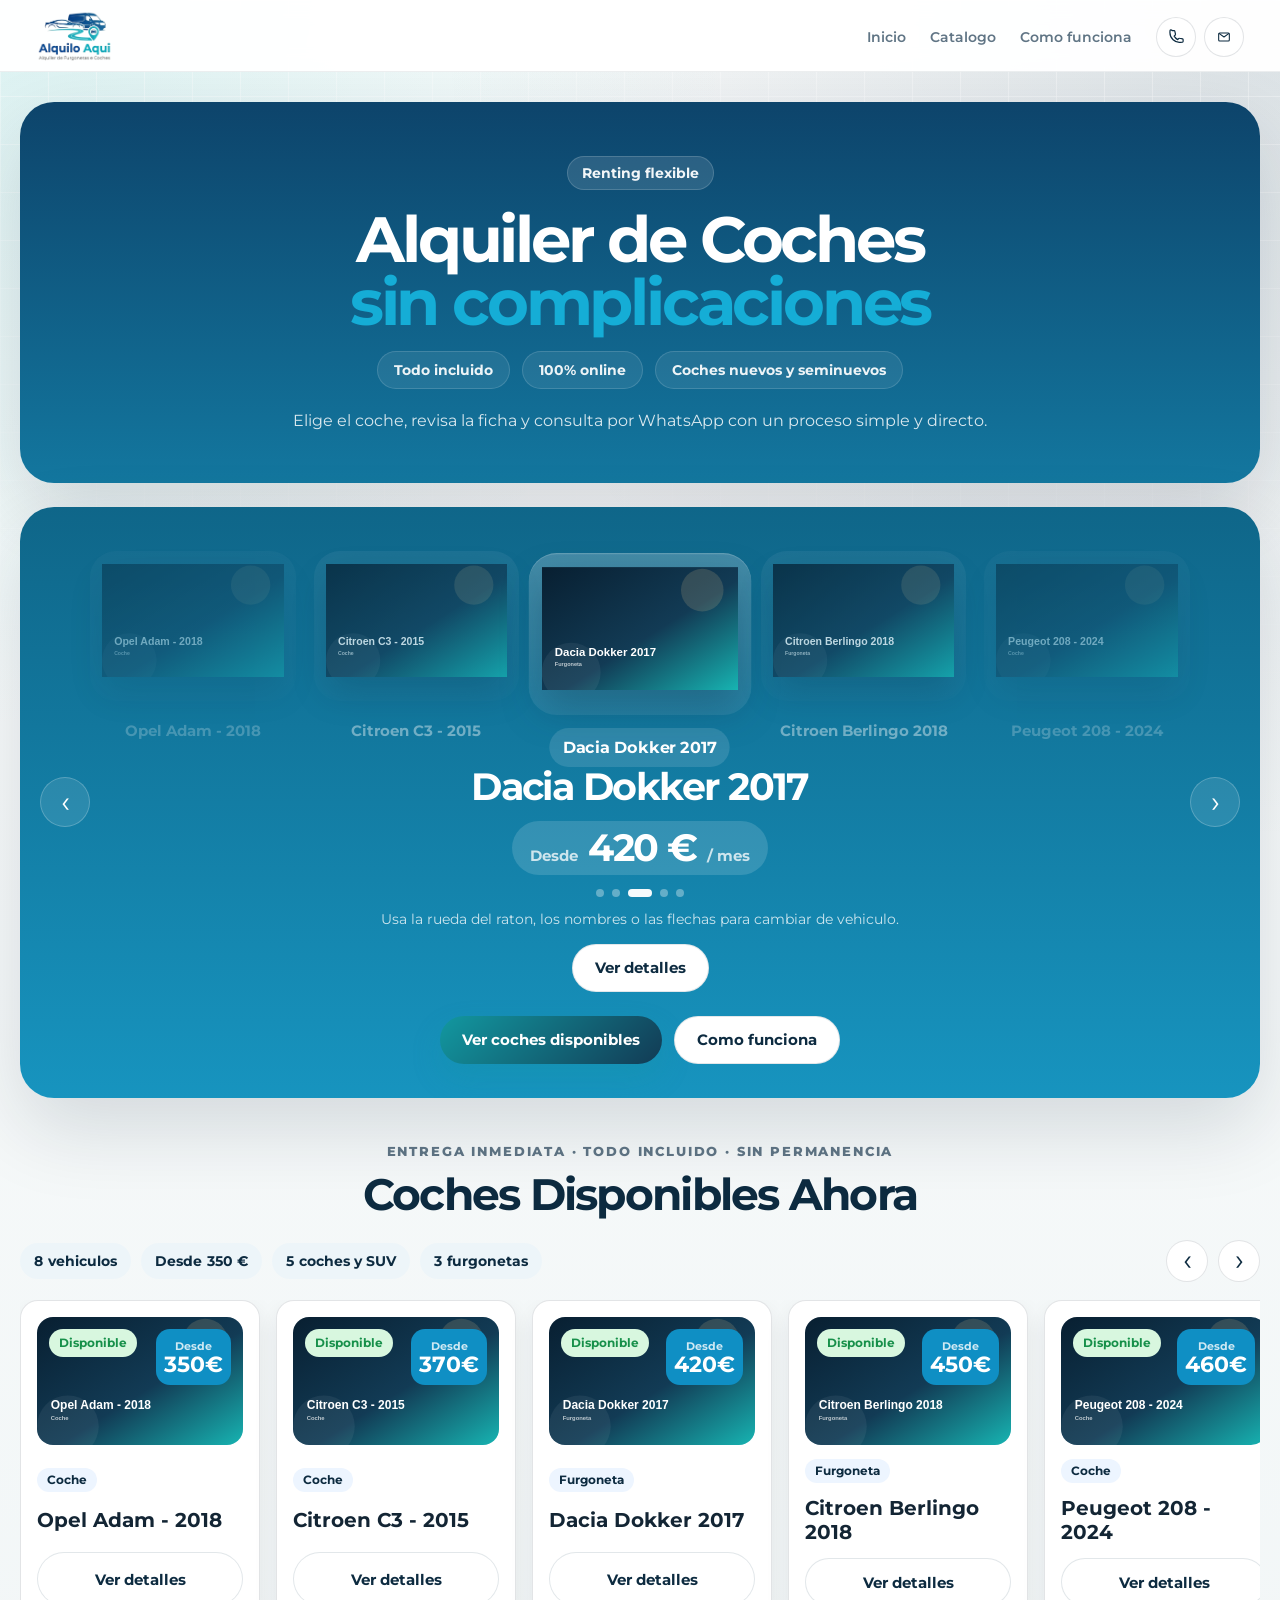
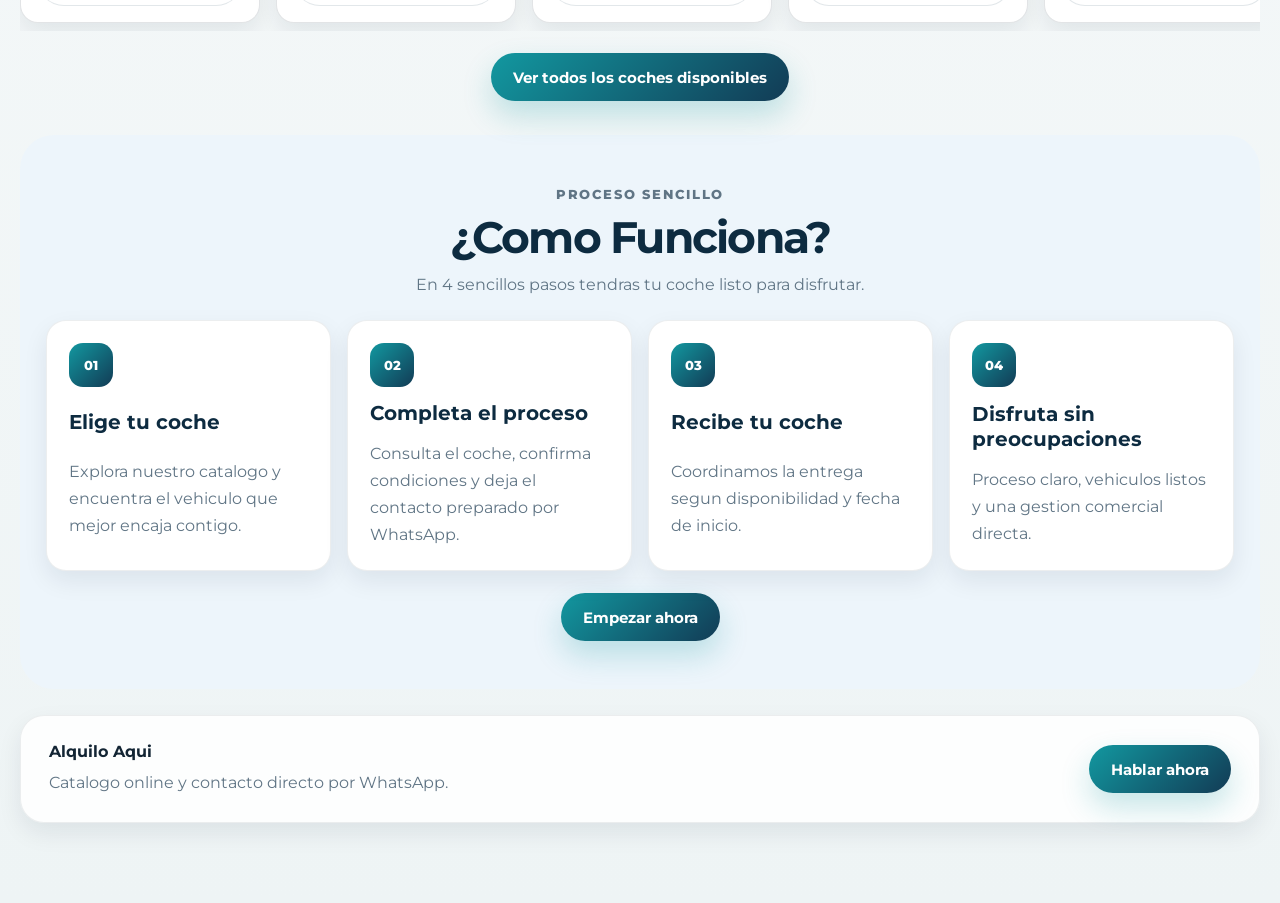
<file: index.html>
<!DOCTYPE html>
<html lang="es">
<head>
  <meta charset="UTF-8">
  <meta name="viewport" content="width=device-width, initial-scale=1.0">
  <title>Alquilo Aqui | Alquiler de coches por meses</title>
  <meta
    name="description"
    content="Alquiler de coches y furgonetas por meses. Consulta el catalogo, revisa cada vehiculo y contacta por WhatsApp."
  >
  <link rel="preconnect" href="https://fonts.googleapis.com">
  <link rel="preconnect" href="https://fonts.gstatic.com" crossorigin>
  <link
    href="https://fonts.googleapis.com/css2?family=Montserrat:wght@400;500;600;700;800&display=swap"
    rel="stylesheet"
  >
  <link rel="stylesheet" href="public.css?v=20260428-availability-flag">
  <script src="config.js" defer></script>
  <script src="public.js?v=20260626-vehicle-edit-fix" defer></script>
</head>
<body data-page="home" data-root-prefix="./" data-device="desktop">
  <div class="site-shell">
    <header class="topbar">
      <a class="brand" href="./" aria-label="Ir al inicio de Alquilo Aqui">
        <img src="assets/logo-alquilo-aqui-transparent.png" alt="Alquilo Aqui">
      </a>

      <nav class="desktop-nav" aria-label="Navegacion principal">
        <a href="./">Inicio</a>
        <a href="./catalogo/">Catalogo</a>
        <a href="./como-funciona/">Como funciona</a>
      </nav>

      <div class="header-actions">
        <a class="icon-button" href="https://wa.me/34604982625" data-phone-generic target="_blank" rel="noreferrer" aria-label="Abrir WhatsApp">
          <svg viewBox="0 0 24 24" aria-hidden="true" fill="none">
            <path d="M7.2 3.5h2.3c.4 0 .8.3.9.7l.9 4c.1.4 0 .8-.3 1.1l-1.5 1.5a14.5 14.5 0 0 0 4.7 4.7l1.5-1.5c.3-.3.7-.4 1.1-.3l4 .9c.4.1.7.5.7.9v2.3c0 .5-.4 1-.9 1.1-.9.1-1.8.2-2.6.2C10.5 20.1 3.9 13.5 3.9 5.9c0-.9.1-1.7.2-2.6.1-.5.6-.9 1.1-.9Z" stroke="currentColor" stroke-width="1.6" stroke-linecap="round" stroke-linejoin="round"></path>
          </svg>
        </a>
        <a class="header-email" href="mailto:contacto@alquiloaqui.es" aria-label="Enviar email">
          <svg viewBox="0 0 24 24" aria-hidden="true" fill="none">
            <path d="M4 7.5A1.5 1.5 0 0 1 5.5 6h13A1.5 1.5 0 0 1 20 7.5v9A1.5 1.5 0 0 1 18.5 18h-13A1.5 1.5 0 0 1 4 16.5v-9Z" stroke="currentColor" stroke-width="1.6"></path>
            <path d="m5 7 7 5 7-5" stroke="currentColor" stroke-width="1.6" stroke-linecap="round" stroke-linejoin="round"></path>
          </svg>
        </a>
      </div>

      <button
        class="menu-toggle"
        type="button"
        data-menu-toggle
        aria-expanded="false"
        aria-controls="mobileMenu"
        aria-label="Abrir menu"
      >
        <span></span>
        <span></span>
        <span></span>
      </button>
    </header>

    <div class="mobile-nav" id="mobileMenu" data-menu-panel hidden>
      <div class="mobile-nav-panel">
        <div class="mobile-nav-head">
          <img src="assets/logo-alquilo-aqui-transparent.png" alt="Alquilo Aqui">
          <button class="mobile-nav-close" type="button" data-menu-close aria-label="Cerrar menu">
            &times;
          </button>
        </div>
        <a href="./" data-menu-close>Inicio</a>
        <a href="./catalogo/" data-menu-close>Catalogo</a>
        <a href="./como-funciona/" data-menu-close>Como funciona</a>
        <a class="button primary" href="mailto:contacto@alquiloaqui.es">Escribir email</a>
      </div>
    </div>

    <main>
      <section class="home-intro" aria-label="Llamada principal">
        <div class="home-intro-inner">
          <span class="home-intro-badge">Renting flexible</span>
          <h1>Alquiler de Coches <span>sin complicaciones</span></h1>
          <div class="home-intro-pills" aria-label="Ventajas principales">
            <span class="home-intro-pill">Todo incluido</span>
            <span class="home-intro-pill">100% online</span>
            <span class="home-intro-pill">Coches nuevos y seminuevos</span>
          </div>
          <p>
            Elige el coche, revisa la ficha y consulta por WhatsApp con un proceso simple y directo.
          </p>
        </div>
      </section>

      <section class="home-showcase" aria-label="Vehiculos destacados">
        <button class="home-carousel-arrow prev" id="homeShowcasePrev" type="button" aria-label="Vehiculo anterior">
          ‹
        </button>
        <button class="home-carousel-arrow next" id="homeShowcaseNext" type="button" aria-label="Siguiente vehiculo">
          ›
        </button>

        <div class="home-showcase-track" id="homeShowcaseTrack" aria-live="polite"></div>
        <div class="home-showcase-meta" id="homeShowcaseMeta" aria-live="polite"></div>

        <div class="home-showcase-actions">
          <a class="button primary" href="./catalogo/">Ver coches disponibles</a>
          <a class="button secondary" href="./como-funciona/">Como funciona</a>
        </div>
      </section>

      <section class="home-available" aria-labelledby="homeAvailableTitle">
        <div class="home-section-head">
          <p class="home-section-kicker">Entrega inmediata · Todo incluido · Sin permanencia</p>
          <h2 id="homeAvailableTitle">Coches Disponibles Ahora</h2>
        </div>

        <div class="home-available-toolbar">
          <div class="home-available-summary">
            <span><strong data-fleet-count>0</strong><em>vehiculos</em></span>
            <span><em>Desde</em><strong data-min-price>--</strong></span>
            <span><strong data-cars-count>0</strong><em>coches y SUV</em></span>
            <span><strong data-vans-count>0</strong><em>furgonetas</em></span>
          </div>

          <div class="home-available-controls">
            <button class="home-mini-arrow" id="homeAvailablePrev" type="button" aria-label="Desplazar coches a la izquierda">
              ‹
            </button>
            <button class="home-mini-arrow" id="homeAvailableNext" type="button" aria-label="Desplazar coches a la derecha">
              ›
            </button>
          </div>
        </div>

        <div class="home-available-track" id="homeAvailableTrack" aria-live="polite"></div>

        <div class="home-available-cta">
          <a class="button primary" href="./catalogo/">Ver todos los coches disponibles</a>
        </div>
      </section>

      <section class="home-how" aria-labelledby="homeHowTitle">
        <div class="home-section-head">
          <p class="home-section-kicker">Proceso sencillo</p>
          <h2 id="homeHowTitle">¿Como Funciona?</h2>
          <p>En 4 sencillos pasos tendras tu coche listo para disfrutar.</p>
        </div>

        <div class="home-how-grid">
          <article class="home-how-card">
            <span class="home-how-icon">01</span>
            <h3>Elige tu coche</h3>
            <p>Explora nuestro catalogo y encuentra el vehiculo que mejor encaja contigo.</p>
          </article>
          <article class="home-how-card">
            <span class="home-how-icon">02</span>
            <h3>Completa el proceso</h3>
            <p>Consulta el coche, confirma condiciones y deja el contacto preparado por WhatsApp.</p>
          </article>
          <article class="home-how-card">
            <span class="home-how-icon">03</span>
            <h3>Recibe tu coche</h3>
            <p>Coordinamos la entrega segun disponibilidad y fecha de inicio.</p>
          </article>
          <article class="home-how-card">
            <span class="home-how-icon">04</span>
            <h3>Disfruta sin preocupaciones</h3>
            <p>Proceso claro, vehiculos listos y una gestion comercial directa.</p>
          </article>
        </div>

        <div class="home-how-cta">
          <a class="button primary" href="./como-funciona/">Empezar ahora</a>
        </div>
      </section>
    </main>

    <footer class="site-footer">
      <div>
        <strong>Alquilo Aqui</strong>
        <p>Catalogo online y contacto directo por WhatsApp.</p>
      </div>
      <a class="button primary" href="https://wa.me/34604982625" data-whatsapp-generic target="_blank" rel="noreferrer">
        Hablar ahora
      </a>
    </footer>
  </div>
</body>
</html>
</file>
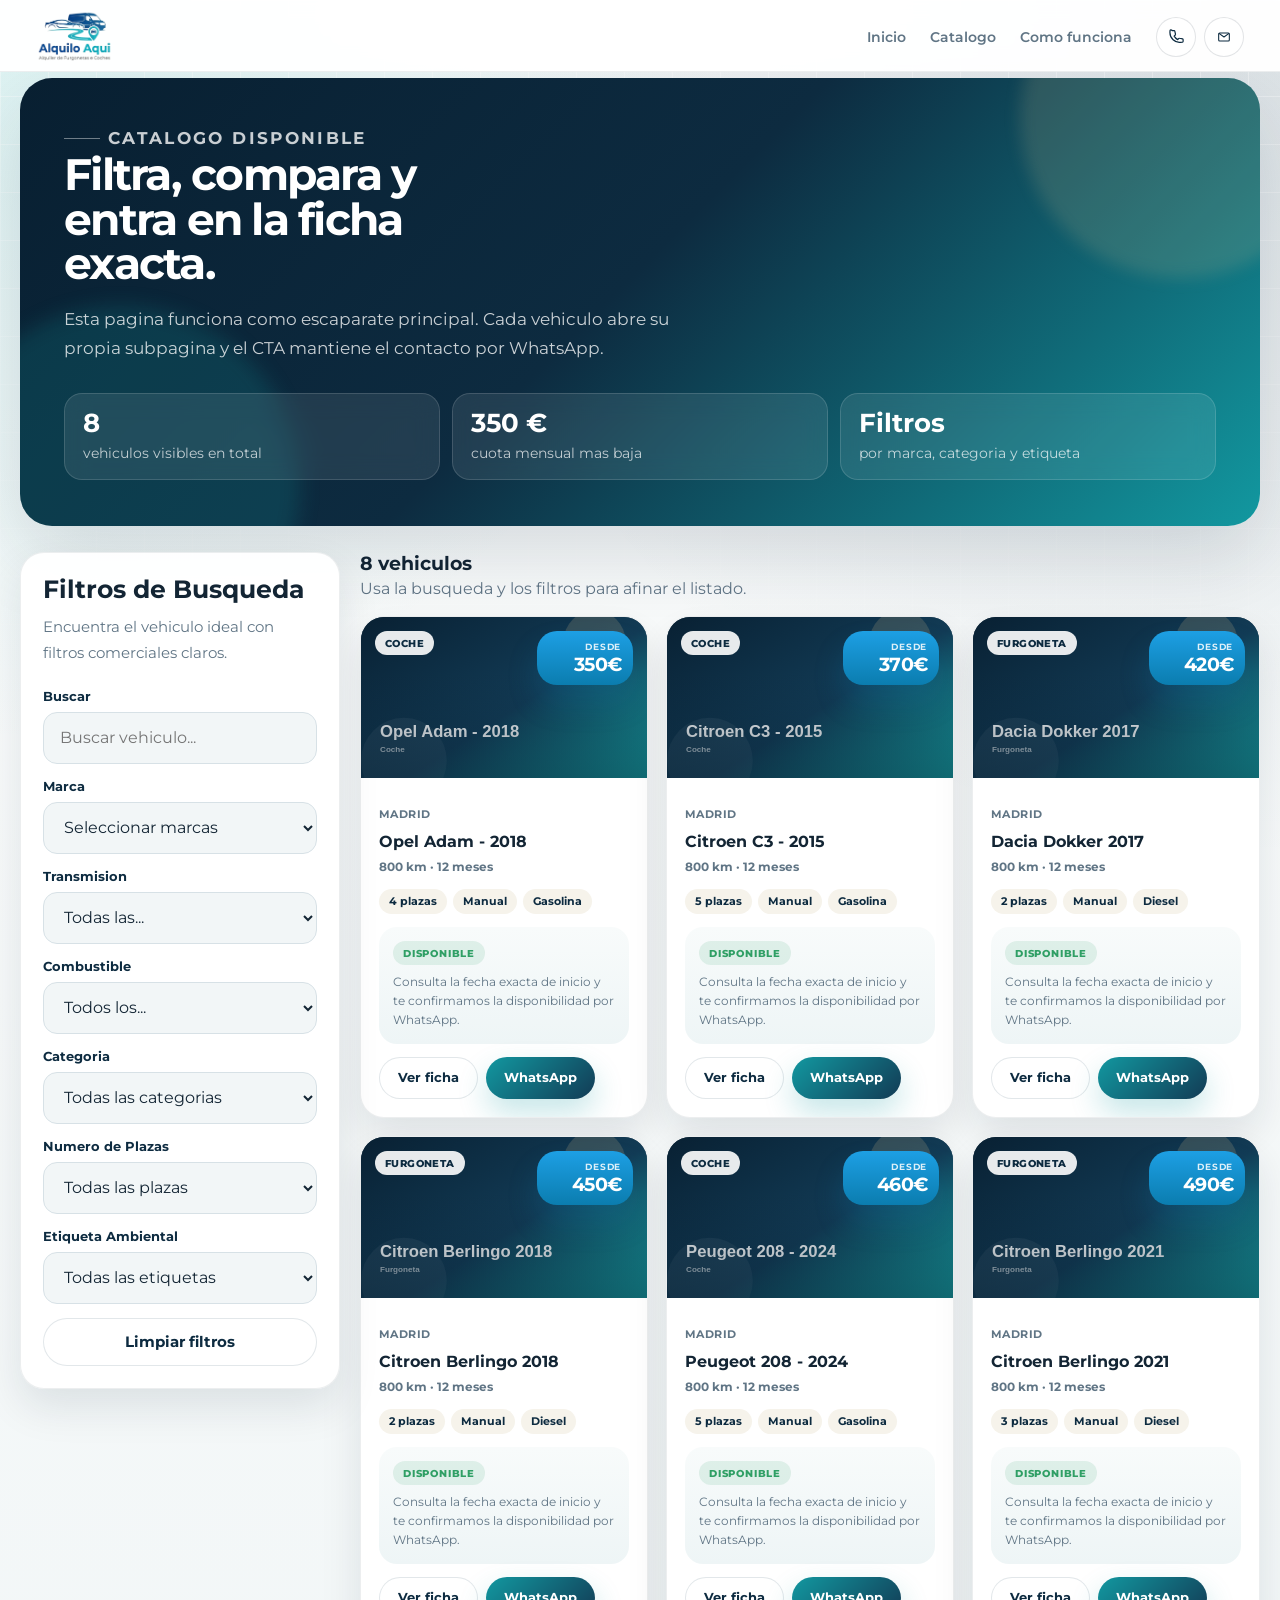
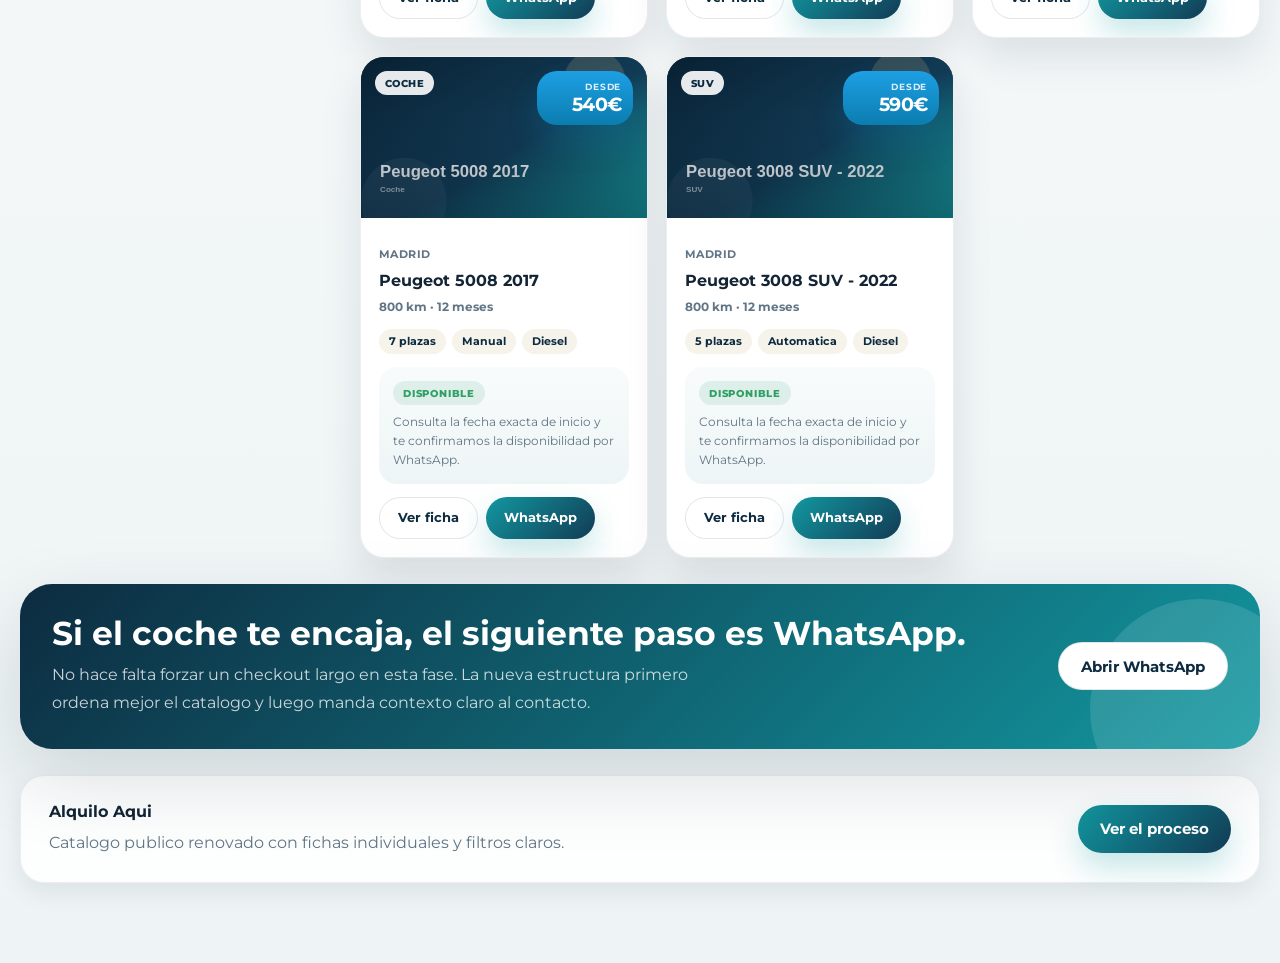
<file: catalogo/index.html>
<!DOCTYPE html>
<html lang="es">
<head>
  <meta charset="UTF-8">
  <meta name="viewport" content="width=device-width, initial-scale=1.0">
  <title>Catalogo | Alquilo Aqui</title>
  <meta
    name="description"
    content="Explora el catalogo de coches y furgonetas de Alquilo Aqui. Filtra por marca, transmision, combustible, categoria, plazas y etiqueta ambiental."
  >
  <link rel="preconnect" href="https://fonts.googleapis.com">
  <link rel="preconnect" href="https://fonts.gstatic.com" crossorigin>
  <link
    href="https://fonts.googleapis.com/css2?family=Montserrat:wght@400;500;600;700;800&display=swap"
    rel="stylesheet"
  >
  <link rel="stylesheet" href="../public.css?v=20260428-availability-flag">
  <script src="../config.js" defer></script>
  <script src="../public.js?v=20260626-vehicle-edit-fix" defer></script>
</head>
<body data-page="catalog" data-root-prefix="../">
  <div class="site-shell">
    <header class="topbar">
      <a class="brand" href="../" aria-label="Ir al inicio de Alquilo Aqui">
        <img src="../assets/logo-alquilo-aqui-transparent.png" alt="Alquilo Aqui">
      </a>

      <nav class="desktop-nav" aria-label="Navegacion principal">
        <a href="../">Inicio</a>
        <a href="../catalogo/">Catalogo</a>
        <a href="../como-funciona/">Como funciona</a>
      </nav>

      <div class="header-actions">
        <a class="icon-button" href="https://wa.me/34604982625" data-phone-generic target="_blank" rel="noreferrer" aria-label="Abrir WhatsApp">
          <svg viewBox="0 0 24 24" aria-hidden="true" fill="none">
            <path d="M7.2 3.5h2.3c.4 0 .8.3.9.7l.9 4c.1.4 0 .8-.3 1.1l-1.5 1.5a14.5 14.5 0 0 0 4.7 4.7l1.5-1.5c.3-.3.7-.4 1.1-.3l4 .9c.4.1.7.5.7.9v2.3c0 .5-.4 1-.9 1.1-.9.1-1.8.2-2.6.2C10.5 20.1 3.9 13.5 3.9 5.9c0-.9.1-1.7.2-2.6.1-.5.6-.9 1.1-.9Z" stroke="currentColor" stroke-width="1.6" stroke-linecap="round" stroke-linejoin="round"></path>
          </svg>
        </a>
        <a class="header-email" href="mailto:contacto@alquiloaqui.es" aria-label="Enviar email">
          <svg viewBox="0 0 24 24" aria-hidden="true" fill="none">
            <path d="M4 7.5A1.5 1.5 0 0 1 5.5 6h13A1.5 1.5 0 0 1 20 7.5v9A1.5 1.5 0 0 1 18.5 18h-13A1.5 1.5 0 0 1 4 16.5v-9Z" stroke="currentColor" stroke-width="1.6"></path>
            <path d="m5 7 7 5 7-5" stroke="currentColor" stroke-width="1.6" stroke-linecap="round" stroke-linejoin="round"></path>
          </svg>
        </a>
      </div>

      <button
        class="menu-toggle"
        type="button"
        data-menu-toggle
        aria-expanded="false"
        aria-controls="mobileMenu"
        aria-label="Abrir menu"
      >
        <span></span>
        <span></span>
        <span></span>
      </button>
    </header>

    <div class="mobile-nav" id="mobileMenu" data-menu-panel hidden>
      <div class="mobile-nav-panel">
        <div class="mobile-nav-head">
          <img src="../assets/logo-alquilo-aqui-transparent.png" alt="Alquilo Aqui">
          <button class="mobile-nav-close" type="button" data-menu-close aria-label="Cerrar menu">
            &times;
          </button>
        </div>
        <a href="../" data-menu-close>Inicio</a>
        <a href="../catalogo/" data-menu-close>Catalogo</a>
        <a href="../como-funciona/" data-menu-close>Como funciona</a>
        <a class="button primary" href="mailto:contacto@alquiloaqui.es">Escribir email</a>
      </div>
    </div>

    <main>
      <section class="page-hero">
        <div class="page-hero-copy">
          <p class="eyebrow">Catalogo disponible</p>
          <h1>Filtra, compara y entra en la ficha exacta.</h1>
          <p>
            Esta pagina funciona como escaparate principal. Cada vehiculo abre su
            propia subpagina y el CTA mantiene el contacto por WhatsApp.
          </p>

          <div class="page-hero-stats">
            <div class="stat-card">
              <strong data-fleet-count>0</strong>
              <span>vehiculos visibles en total</span>
            </div>
            <div class="stat-card">
              <strong data-min-price>--</strong>
              <span>cuota mensual mas baja</span>
            </div>
            <div class="stat-card">
              <strong>Filtros</strong>
              <span>por marca, categoria y etiqueta</span>
            </div>
          </div>
        </div>
      </section>

      <section class="section">
        <div class="catalog-layout">
          <aside class="filter-card">
            <h2>Filtros de Busqueda</h2>
            <p>Encuentra el vehiculo ideal con filtros comerciales claros.</p>

            <form class="filter-form" onsubmit="return false;">
              <label class="field">
                <span>Buscar</span>
                <input id="catalogSearch" type="search" placeholder="Buscar vehiculo...">
              </label>

              <label class="field">
                <span>Marca</span>
                <select id="catalogBrand"></select>
              </label>

              <label class="field">
                <span>Transmision</span>
                <select id="catalogTransmission"></select>
              </label>

              <label class="field">
                <span>Combustible</span>
                <select id="catalogFuel"></select>
              </label>

              <label class="field">
                <span>Categoria</span>
                <select id="catalogCategory"></select>
              </label>

              <label class="field">
                <span>Numero de Plazas</span>
                <select id="catalogPassengers"></select>
              </label>

              <label class="field">
                <span>Etiqueta Ambiental</span>
                <select id="catalogEnvironmentalTag"></select>
              </label>

              <button class="button secondary full" id="catalogReset" type="button">
                Limpiar filtros
              </button>
            </form>
          </aside>

          <div>
            <div class="results-head">
              <div>
                <strong id="catalogCount">0 vehiculos</strong>
                <p id="catalogMeta">Usa la busqueda y los filtros para afinar el listado.</p>
              </div>
            </div>

            <div class="vehicle-grid" id="catalogGrid" aria-live="polite"></div>

            <div class="empty-panel is-hidden" id="catalogEmpty">
              <h3>Sin resultados con esos filtros</h3>
              <p>Prueba a limpiar alguno de los filtros o ampliar la busqueda.</p>
            </div>
          </div>
        </div>
      </section>

      <section class="section">
        <div class="cta-banner">
          <div class="cta-banner-content">
            <div>
              <h2>Si el coche te encaja, el siguiente paso es WhatsApp.</h2>
              <p>
                No hace falta forzar un checkout largo en esta fase. La nueva estructura
                primero ordena mejor el catalogo y luego manda contexto claro al contacto.
              </p>
            </div>
            <a class="button secondary" href="https://wa.me/34604982625" data-whatsapp-generic target="_blank" rel="noreferrer">
              Abrir WhatsApp
            </a>
          </div>
        </div>
      </section>
    </main>

    <footer class="site-footer">
      <div>
        <strong>Alquilo Aqui</strong>
        <p>Catalogo publico renovado con fichas individuales y filtros claros.</p>
      </div>
      <a class="button primary" href="../como-funciona/">Ver el proceso</a>
    </footer>
  </div>
</body>
</html>
</file>
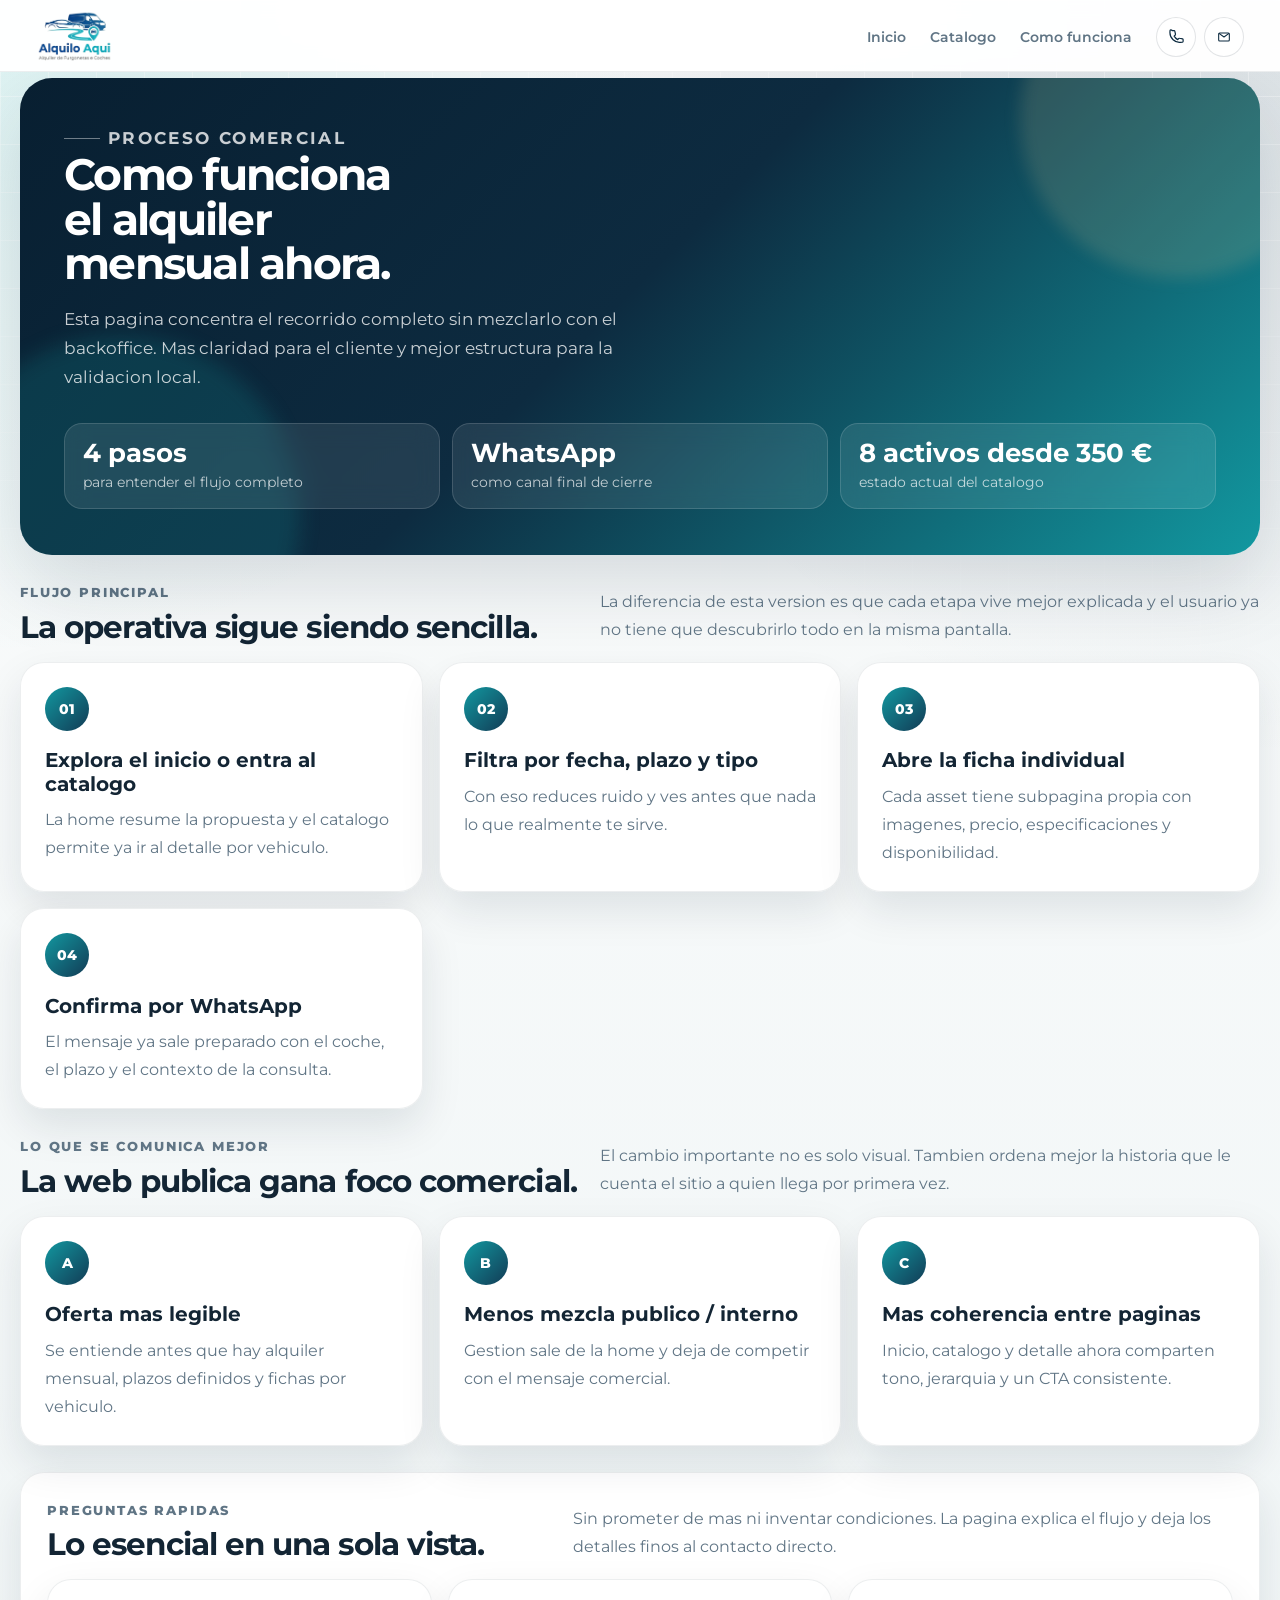
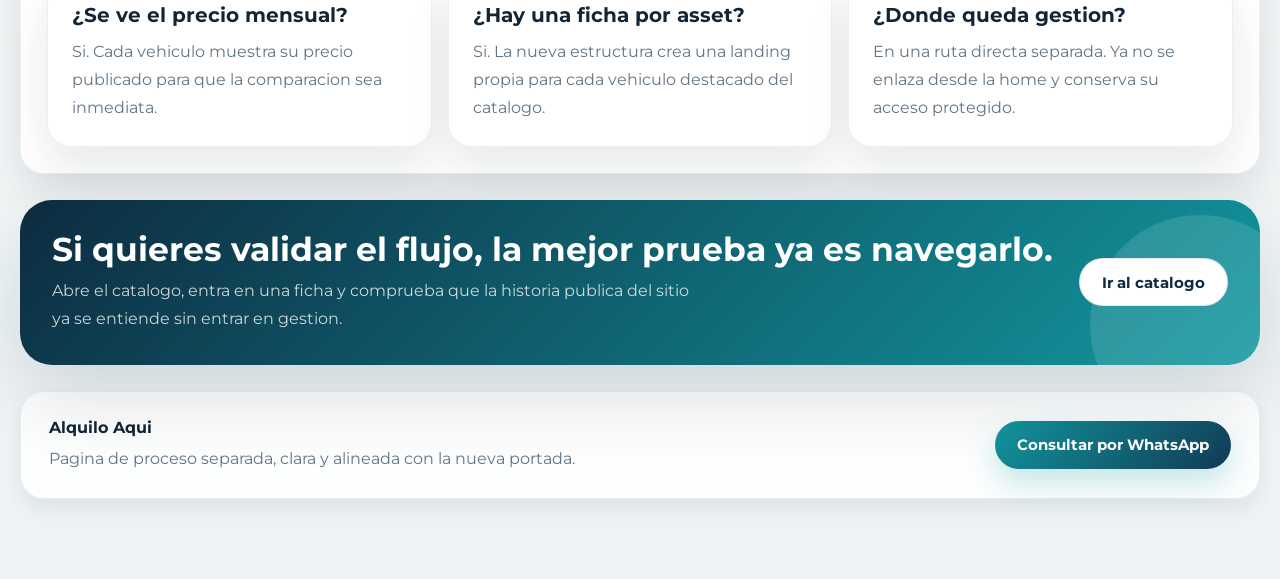
<file: como-funciona/index.html>
<!DOCTYPE html>
<html lang="es">
<head>
  <meta charset="UTF-8">
  <meta name="viewport" content="width=device-width, initial-scale=1.0">
  <title>Como Funciona | Alquilo Aqui</title>
  <meta
    name="description"
    content="Descubre como funciona el proceso mensual de Alquilo Aqui: buscar, revisar la ficha y cerrar la consulta por WhatsApp."
  >
  <link rel="preconnect" href="https://fonts.googleapis.com">
  <link rel="preconnect" href="https://fonts.gstatic.com" crossorigin>
  <link
    href="https://fonts.googleapis.com/css2?family=Montserrat:wght@400;500;600;700;800&display=swap"
    rel="stylesheet"
  >
  <link rel="stylesheet" href="../public.css?v=20260427-model1">
  <script src="../config.js" defer></script>
  <script src="../public.js?v=20260626-vehicle-edit-fix" defer></script>
</head>
<body data-page="how" data-root-prefix="../">
  <div class="site-shell">
    <header class="topbar">
      <a class="brand" href="../" aria-label="Ir al inicio de Alquilo Aqui">
        <img src="../assets/logo-alquilo-aqui-transparent.png" alt="Alquilo Aqui">
      </a>

      <nav class="desktop-nav" aria-label="Navegacion principal">
        <a href="../">Inicio</a>
        <a href="../catalogo/">Catalogo</a>
        <a href="../como-funciona/">Como funciona</a>
      </nav>

      <div class="header-actions">
        <a class="icon-button" href="https://wa.me/34604982625" data-phone-generic target="_blank" rel="noreferrer" aria-label="Abrir WhatsApp">
          <svg viewBox="0 0 24 24" aria-hidden="true" fill="none">
            <path d="M7.2 3.5h2.3c.4 0 .8.3.9.7l.9 4c.1.4 0 .8-.3 1.1l-1.5 1.5a14.5 14.5 0 0 0 4.7 4.7l1.5-1.5c.3-.3.7-.4 1.1-.3l4 .9c.4.1.7.5.7.9v2.3c0 .5-.4 1-.9 1.1-.9.1-1.8.2-2.6.2C10.5 20.1 3.9 13.5 3.9 5.9c0-.9.1-1.7.2-2.6.1-.5.6-.9 1.1-.9Z" stroke="currentColor" stroke-width="1.6" stroke-linecap="round" stroke-linejoin="round"></path>
          </svg>
        </a>
        <a class="header-email" href="mailto:contacto@alquiloaqui.es" aria-label="Enviar email">
          <svg viewBox="0 0 24 24" aria-hidden="true" fill="none">
            <path d="M4 7.5A1.5 1.5 0 0 1 5.5 6h13A1.5 1.5 0 0 1 20 7.5v9A1.5 1.5 0 0 1 18.5 18h-13A1.5 1.5 0 0 1 4 16.5v-9Z" stroke="currentColor" stroke-width="1.6"></path>
            <path d="m5 7 7 5 7-5" stroke="currentColor" stroke-width="1.6" stroke-linecap="round" stroke-linejoin="round"></path>
          </svg>
        </a>
      </div>

      <button
        class="menu-toggle"
        type="button"
        data-menu-toggle
        aria-expanded="false"
        aria-controls="mobileMenu"
        aria-label="Abrir menu"
      >
        <span></span>
        <span></span>
        <span></span>
      </button>
    </header>

    <div class="mobile-nav" id="mobileMenu" data-menu-panel hidden>
      <div class="mobile-nav-panel">
        <div class="mobile-nav-head">
          <img src="../assets/logo-alquilo-aqui-transparent.png" alt="Alquilo Aqui">
          <button class="mobile-nav-close" type="button" data-menu-close aria-label="Cerrar menu">
            &times;
          </button>
        </div>
        <a href="../" data-menu-close>Inicio</a>
        <a href="../catalogo/" data-menu-close>Catalogo</a>
        <a href="../como-funciona/" data-menu-close>Como funciona</a>
        <a class="button primary" href="mailto:contacto@alquiloaqui.es">Escribir email</a>
      </div>
    </div>

    <main>
      <section class="page-hero">
        <div class="page-hero-copy">
          <p class="eyebrow">Proceso comercial</p>
          <h1>Como funciona el alquiler mensual ahora.</h1>
          <p>
            Esta pagina concentra el recorrido completo sin mezclarlo con el backoffice.
            Mas claridad para el cliente y mejor estructura para la validacion local.
          </p>

          <div class="page-hero-stats">
            <div class="stat-card">
              <strong>4 pasos</strong>
              <span>para entender el flujo completo</span>
            </div>
            <div class="stat-card">
              <strong>WhatsApp</strong>
              <span>como canal final de cierre</span>
            </div>
            <div class="stat-card">
              <strong id="howItWorksSummary">Cargando resumen...</strong>
              <span>estado actual del catalogo</span>
            </div>
          </div>
        </div>
      </section>

      <section class="section">
        <div class="section-head">
          <div>
            <p class="section-kicker">Flujo principal</p>
            <h2>La operativa sigue siendo sencilla.</h2>
          </div>
          <p>
            La diferencia de esta version es que cada etapa vive mejor explicada
            y el usuario ya no tiene que descubrirlo todo en la misma pantalla.
          </p>
        </div>

        <div class="timeline-grid">
          <article class="timeline-card">
            <span class="timeline-step">01</span>
            <h3>Explora el inicio o entra al catalogo</h3>
            <p>La home resume la propuesta y el catalogo permite ya ir al detalle por vehiculo.</p>
          </article>
          <article class="timeline-card">
            <span class="timeline-step">02</span>
            <h3>Filtra por fecha, plazo y tipo</h3>
            <p>Con eso reduces ruido y ves antes que nada lo que realmente te sirve.</p>
          </article>
          <article class="timeline-card">
            <span class="timeline-step">03</span>
            <h3>Abre la ficha individual</h3>
            <p>Cada asset tiene subpagina propia con imagenes, precio, especificaciones y disponibilidad.</p>
          </article>
          <article class="timeline-card">
            <span class="timeline-step">04</span>
            <h3>Confirma por WhatsApp</h3>
            <p>El mensaje ya sale preparado con el coche, el plazo y el contexto de la consulta.</p>
          </article>
        </div>
      </section>

      <section class="section">
        <div class="section-head">
          <div>
            <p class="section-kicker">Lo que se comunica mejor</p>
            <h2>La web publica gana foco comercial.</h2>
          </div>
          <p>
            El cambio importante no es solo visual. Tambien ordena mejor la
            historia que le cuenta el sitio a quien llega por primera vez.
          </p>
        </div>

        <div class="value-grid">
          <article class="value-card">
            <span class="value-index">A</span>
            <h3>Oferta mas legible</h3>
            <p>Se entiende antes que hay alquiler mensual, plazos definidos y fichas por vehiculo.</p>
          </article>
          <article class="value-card">
            <span class="value-index">B</span>
            <h3>Menos mezcla publico / interno</h3>
            <p>Gestion sale de la home y deja de competir con el mensaje comercial.</p>
          </article>
          <article class="value-card">
            <span class="value-index">C</span>
            <h3>Mas coherencia entre paginas</h3>
            <p>Inicio, catalogo y detalle ahora comparten tono, jerarquia y un CTA consistente.</p>
          </article>
        </div>
      </section>

      <section class="section surface-block">
        <div class="section-head">
          <div>
            <p class="section-kicker">Preguntas rapidas</p>
            <h2>Lo esencial en una sola vista.</h2>
          </div>
          <p>
            Sin prometer de mas ni inventar condiciones. La pagina explica el flujo y
            deja los detalles finos al contacto directo.
          </p>
        </div>

        <div class="faq-grid">
          <article class="faq-card">
            <h3>¿Se ve el precio mensual?</h3>
            <p>Si. Cada vehiculo muestra su precio publicado para que la comparacion sea inmediata.</p>
          </article>
          <article class="faq-card">
            <h3>¿Hay una ficha por asset?</h3>
            <p>Si. La nueva estructura crea una landing propia para cada vehiculo destacado del catalogo.</p>
          </article>
          <article class="faq-card">
            <h3>¿Donde queda gestion?</h3>
            <p>En una ruta directa separada. Ya no se enlaza desde la home y conserva su acceso protegido.</p>
          </article>
        </div>
      </section>

      <section class="section">
        <div class="cta-banner">
          <div class="cta-banner-content">
            <div>
              <h2>Si quieres validar el flujo, la mejor prueba ya es navegarlo.</h2>
              <p>
                Abre el catalogo, entra en una ficha y comprueba que la historia publica
                del sitio ya se entiende sin entrar en gestion.
              </p>
            </div>
            <a class="button secondary" href="../catalogo/">Ir al catalogo</a>
          </div>
        </div>
      </section>
    </main>

    <footer class="site-footer">
      <div>
        <strong>Alquilo Aqui</strong>
        <p>Pagina de proceso separada, clara y alineada con la nueva portada.</p>
      </div>
      <a class="button primary" href="https://wa.me/34604982625" data-whatsapp-generic target="_blank" rel="noreferrer">
        Consultar por WhatsApp
      </a>
    </footer>
  </div>
</body>
</html>
</file>
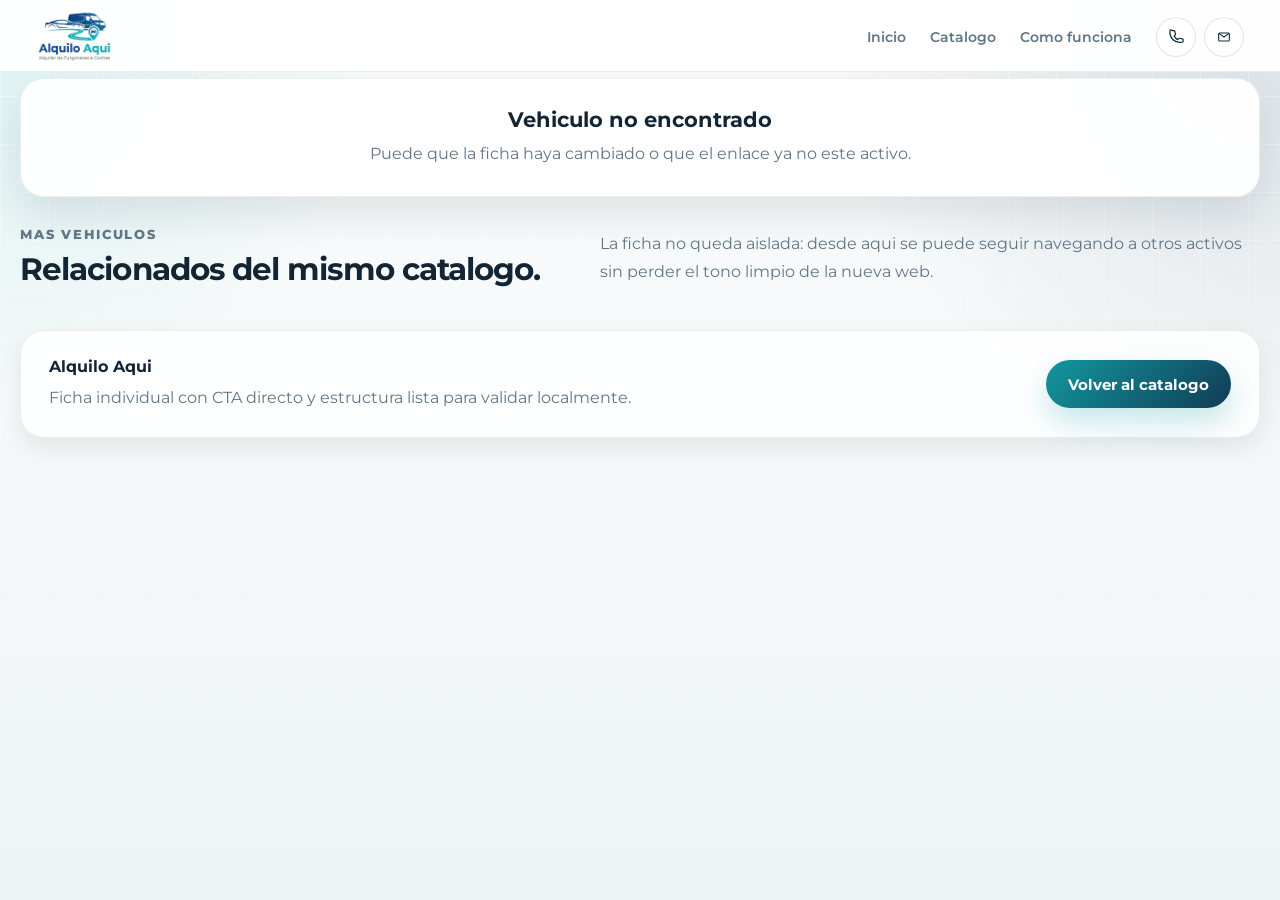
<file: modelo/index.html>
<!DOCTYPE html>
<html lang="es">
<head>
  <meta charset="UTF-8">
  <meta name="viewport" content="width=device-width, initial-scale=1.0">
  <title>Ficha de Vehiculo | Alquilo Aqui</title>
  <meta
    name="description"
    content="Consulta la ficha individual de un vehiculo de Alquilo Aqui con precio mensual, imagenes, puntos clave y disponibilidad."
  >
  <link rel="preconnect" href="https://fonts.googleapis.com">
  <link rel="preconnect" href="https://fonts.gstatic.com" crossorigin>
  <link
    href="https://fonts.googleapis.com/css2?family=Montserrat:wght@400;500;600;700;800&display=swap"
    rel="stylesheet"
  >
  <link rel="stylesheet" href="../public.css?v=20260428-availability-flag">
  <script src="../config.js" defer></script>
  <script src="../public.js?v=20260626-vehicle-edit-fix" defer></script>
</head>
<body data-page="model" data-root-prefix="../">
  <div class="site-shell">
    <header class="topbar">
      <a class="brand" href="../" aria-label="Ir al inicio de Alquilo Aqui">
        <img src="../assets/logo-alquilo-aqui-transparent.png" alt="Alquilo Aqui">
      </a>

      <nav class="desktop-nav" aria-label="Navegacion principal">
        <a href="../">Inicio</a>
        <a href="../catalogo/">Catalogo</a>
        <a href="../como-funciona/">Como funciona</a>
      </nav>

      <div class="header-actions">
        <a class="icon-button" href="https://wa.me/34604982625" data-phone-generic target="_blank" rel="noreferrer" aria-label="Abrir WhatsApp">
          <svg viewBox="0 0 24 24" aria-hidden="true" fill="none">
            <path d="M7.2 3.5h2.3c.4 0 .8.3.9.7l.9 4c.1.4 0 .8-.3 1.1l-1.5 1.5a14.5 14.5 0 0 0 4.7 4.7l1.5-1.5c.3-.3.7-.4 1.1-.3l4 .9c.4.1.7.5.7.9v2.3c0 .5-.4 1-.9 1.1-.9.1-1.8.2-2.6.2C10.5 20.1 3.9 13.5 3.9 5.9c0-.9.1-1.7.2-2.6.1-.5.6-.9 1.1-.9Z" stroke="currentColor" stroke-width="1.6" stroke-linecap="round" stroke-linejoin="round"></path>
          </svg>
        </a>
        <a class="header-email" href="mailto:contacto@alquiloaqui.es" aria-label="Enviar email">
          <svg viewBox="0 0 24 24" aria-hidden="true" fill="none">
            <path d="M4 7.5A1.5 1.5 0 0 1 5.5 6h13A1.5 1.5 0 0 1 20 7.5v9A1.5 1.5 0 0 1 18.5 18h-13A1.5 1.5 0 0 1 4 16.5v-9Z" stroke="currentColor" stroke-width="1.6"></path>
            <path d="m5 7 7 5 7-5" stroke="currentColor" stroke-width="1.6" stroke-linecap="round" stroke-linejoin="round"></path>
          </svg>
        </a>
      </div>

      <button
        class="menu-toggle"
        type="button"
        data-menu-toggle
        aria-expanded="false"
        aria-controls="mobileMenu"
        aria-label="Abrir menu"
      >
        <span></span>
        <span></span>
        <span></span>
      </button>
    </header>

    <div class="mobile-nav" id="mobileMenu" data-menu-panel hidden>
      <div class="mobile-nav-panel">
        <div class="mobile-nav-head">
          <img src="../assets/logo-alquilo-aqui-transparent.png" alt="Alquilo Aqui">
          <button class="mobile-nav-close" type="button" data-menu-close aria-label="Cerrar menu">
            &times;
          </button>
        </div>
        <a href="../" data-menu-close>Inicio</a>
        <a href="../catalogo/" data-menu-close>Catalogo</a>
        <a href="../como-funciona/" data-menu-close>Como funciona</a>
        <a class="button primary" href="mailto:contacto@alquiloaqui.es">Escribir email</a>
      </div>
    </div>

    <main>
      <section class="page-hero">
        <div class="page-hero-copy">
          <div class="breadcrumb" aria-label="Ruta de navegacion">
            <a href="../">Inicio</a>
            <span>/</span>
            <a href="../catalogo/">Catalogo</a>
            <span>/</span>
            <span>Ficha</span>
          </div>
          <p class="eyebrow">Detalle del vehiculo</p>
          <h1>La ficha ya vive como una subpagina propia.</h1>
          <p>
            Esta estructura sustituye el detalle embebido dentro del mismo listado.
            Ahora cada asset tiene una pagina independiente, mas comercial y mas limpia.
          </p>
        </div>
      </section>

      <section class="section" id="modelView" aria-live="polite"></section>

      <section class="section surface-block">
        <div class="section-head">
          <div>
            <p class="section-kicker">Lo que incluye esta vista</p>
            <h2>Una ficha pensada para cerrar mejor.</h2>
          </div>
          <p>
            Precio mensual, imagenes, rasgos, disponibilidad y CTA directo. Sin obligar al usuario
            a volver al listado para entender el vehiculo.
          </p>
        </div>

        <div class="value-grid">
          <article class="value-card">
            <span class="value-index">01</span>
            <h3>Imagenes arriba</h3>
            <p>La presentacion visual pasa a tener peso real y deja de ser un bloque secundario.</p>
          </article>
          <article class="value-card">
            <span class="value-index">02</span>
            <h3>CTA contextual</h3>
            <p>WhatsApp ya sabe de que coche hablas y que plazo quieres consultar.</p>
          </article>
          <article class="value-card">
            <span class="value-index">03</span>
            <h3>Subpagina reutilizable</h3>
            <p>Sirve para la validacion local ahora y deja lista la estructura para publicar despues.</p>
          </article>
        </div>
      </section>

      <section class="section">
        <div class="section-head">
          <div>
            <p class="section-kicker">Mas vehiculos</p>
            <h2>Relacionados del mismo catalogo.</h2>
          </div>
          <p>
            La ficha no queda aislada: desde aqui se puede seguir navegando a otros activos
            sin perder el tono limpio de la nueva web.
          </p>
        </div>

        <div class="vehicle-grid" id="relatedVehicles" aria-live="polite"></div>
      </section>
    </main>

    <footer class="site-footer">
      <div>
        <strong>Alquilo Aqui</strong>
        <p>Ficha individual con CTA directo y estructura lista para validar localmente.</p>
      </div>
      <a class="button primary" href="../catalogo/">Volver al catalogo</a>
    </footer>
  </div>
</body>
</html>
</file>
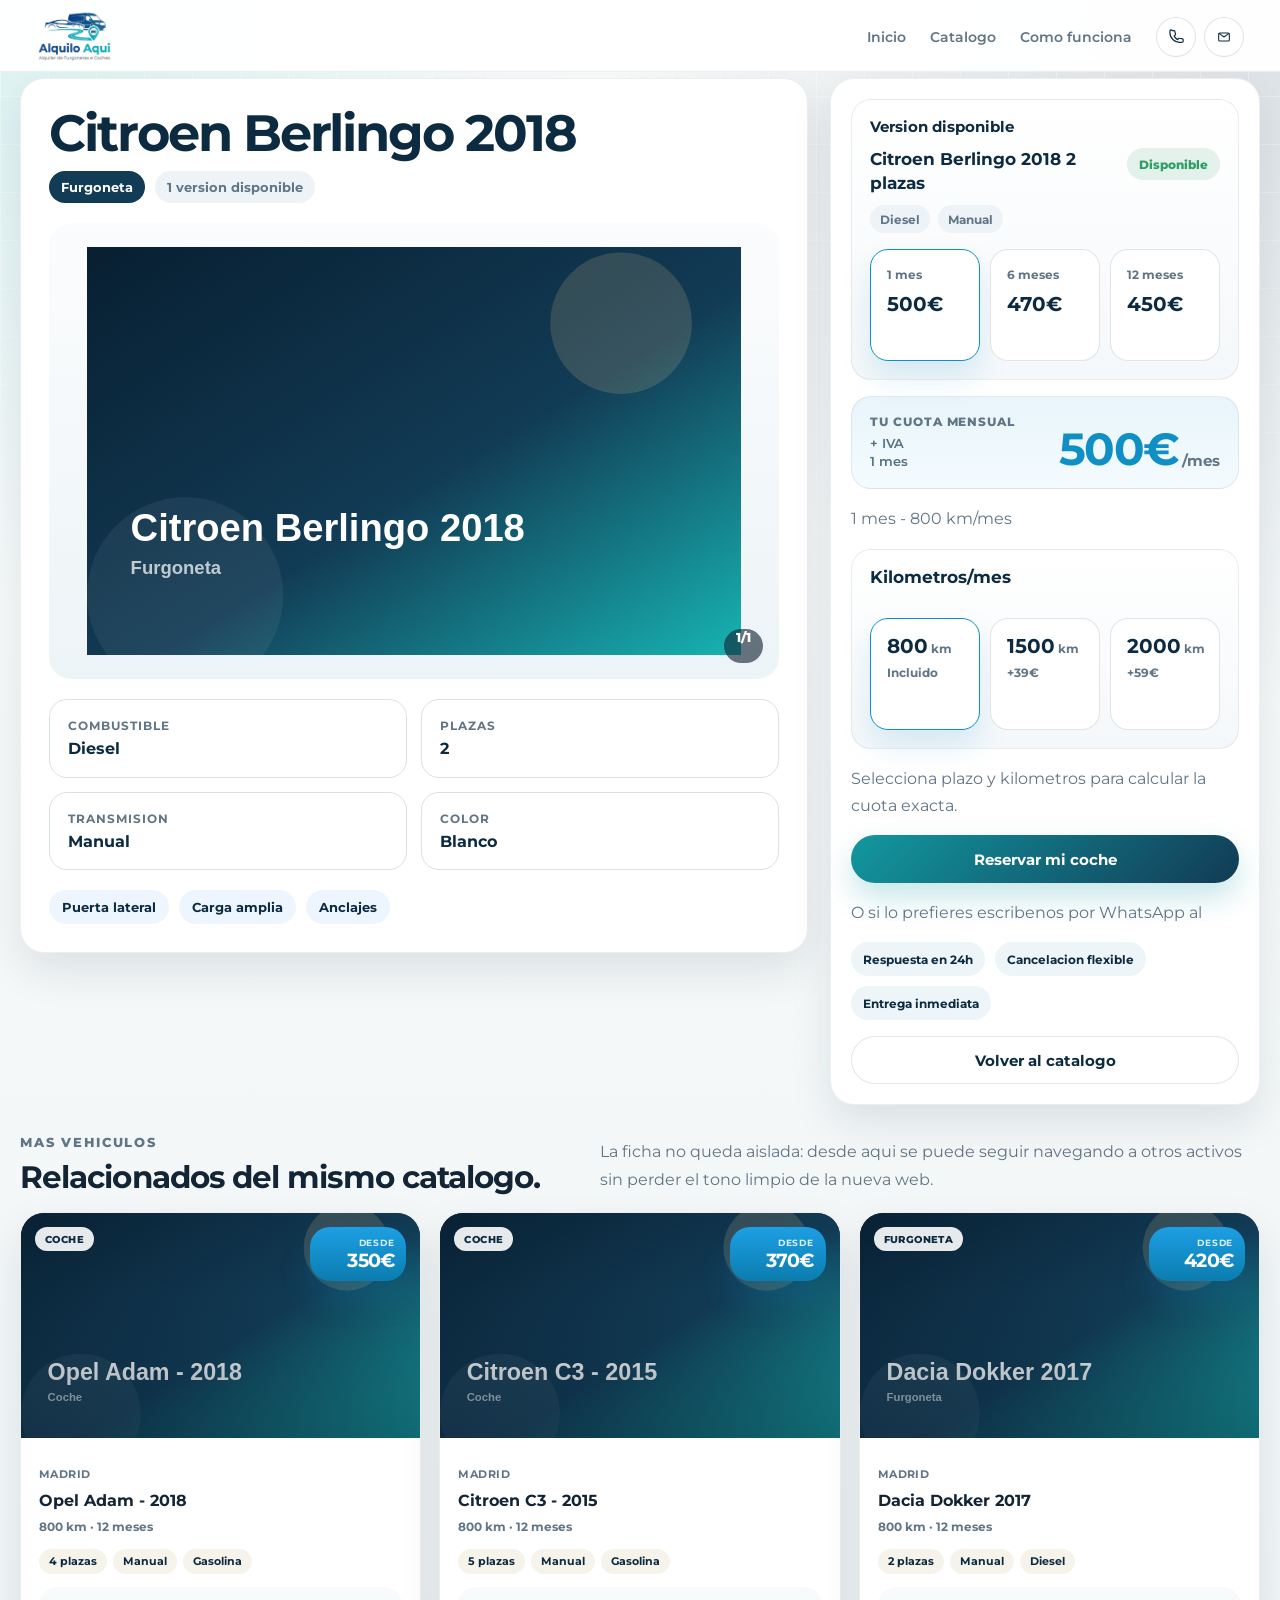
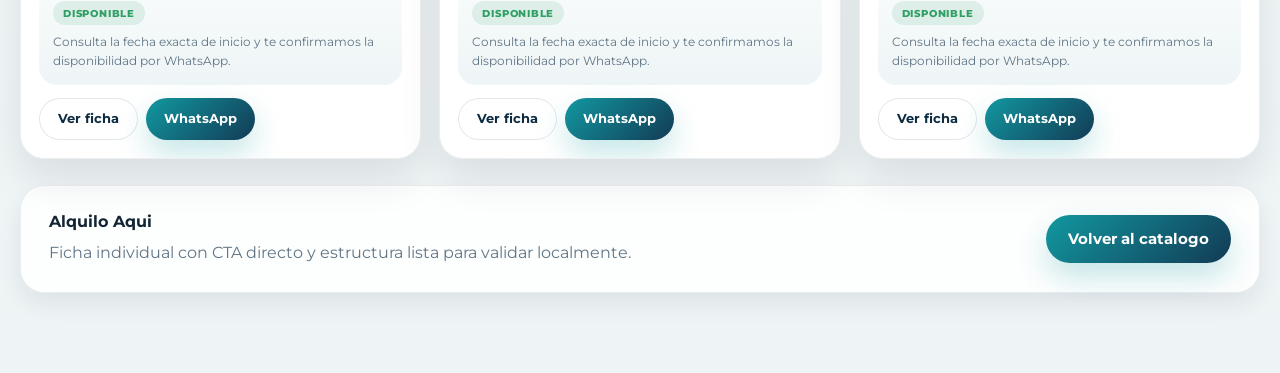
<file: modelo/citroen-berlingo-van/index.html>
<!DOCTYPE html>
<html lang="es">
<head>
  <meta charset="UTF-8">
  <meta name="viewport" content="width=device-width, initial-scale=1.0">
  <title>Citroen Berlingo Van | Alquilo Aqui</title>
  <meta
    name="description"
    content="Ficha individual de la Citroen Berlingo Van en Alquilo Aqui con precio mensual, imagenes, puntos clave y disponibilidad."
  >
  <link rel="preconnect" href="https://fonts.googleapis.com">
  <link rel="preconnect" href="https://fonts.gstatic.com" crossorigin>
  <link
    href="https://fonts.googleapis.com/css2?family=Montserrat:wght@400;500;600;700;800&display=swap"
    rel="stylesheet"
  >
  <link rel="stylesheet" href="../../public.css?v=20260427-model1">
  <script src="../../config.js" defer></script>
  <script src="../../public.js?v=20260626-vehicle-edit-fix" defer></script>
</head>
<body data-page="model" data-root-prefix="../../" data-vehicle-slug="citroen-berlingo-van">
  <div class="site-shell">
    <header class="topbar">
      <a class="brand" href="../../" aria-label="Ir al inicio de Alquilo Aqui">
        <img src="../../assets/logo-alquilo-aqui-transparent.png" alt="Alquilo Aqui">
      </a>
      <nav class="desktop-nav" aria-label="Navegacion principal">
        <a href="../../">Inicio</a>
        <a href="../../catalogo/">Catalogo</a>
        <a href="../../como-funciona/">Como funciona</a>
      </nav>
      <div class="header-actions">
        <a class="icon-button" href="https://wa.me/34604982625" data-phone-generic target="_blank" rel="noreferrer" aria-label="Abrir WhatsApp"><svg viewBox="0 0 24 24" aria-hidden="true" fill="none"><path d="M7.2 3.5h2.3c.4 0 .8.3.9.7l.9 4c.1.4 0 .8-.3 1.1l-1.5 1.5a14.5 14.5 0 0 0 4.7 4.7l1.5-1.5c.3-.3.7-.4 1.1-.3l4 .9c.4.1.7.5.7.9v2.3c0 .5-.4 1-.9 1.1-.9.1-1.8.2-2.6.2C10.5 20.1 3.9 13.5 3.9 5.9c0-.9.1-1.7.2-2.6.1-.5.6-.9 1.1-.9Z" stroke="currentColor" stroke-width="1.6" stroke-linecap="round" stroke-linejoin="round"></path></svg></a>
        <a class="header-email" href="mailto:contacto@alquiloaqui.es" aria-label="Enviar email"><svg viewBox="0 0 24 24" aria-hidden="true" fill="none"><path d="M4 7.5A1.5 1.5 0 0 1 5.5 6h13A1.5 1.5 0 0 1 20 7.5v9A1.5 1.5 0 0 1 18.5 18h-13A1.5 1.5 0 0 1 4 16.5v-9Z" stroke="currentColor" stroke-width="1.6"></path><path d="m5 7 7 5 7-5" stroke="currentColor" stroke-width="1.6" stroke-linecap="round" stroke-linejoin="round"></path></svg></a>
      </div>
      <button class="menu-toggle" type="button" data-menu-toggle aria-expanded="false" aria-controls="mobileMenu" aria-label="Abrir menu">
        <span></span><span></span><span></span>
      </button>
    </header>
    <div class="mobile-nav" id="mobileMenu" data-menu-panel hidden>
      <div class="mobile-nav-panel">
        <div class="mobile-nav-head">
          <img src="../../assets/logo-alquilo-aqui-transparent.png" alt="Alquilo Aqui">
          <button class="mobile-nav-close" type="button" data-menu-close aria-label="Cerrar menu">&times;</button>
        </div>
        <a href="../../" data-menu-close>Inicio</a>
        <a href="../../catalogo/" data-menu-close>Catalogo</a>
        <a href="../../como-funciona/" data-menu-close>Como funciona</a>
        <a class="button primary" href="mailto:contacto@alquiloaqui.es">Escribir email</a>
      </div>
    </div>
    <main>
      <section class="page-hero">
        <div class="page-hero-copy">
          <div class="breadcrumb" aria-label="Ruta de navegacion">
            <a href="../../">Inicio</a><span>/</span><a href="../../catalogo/">Catalogo</a><span>/</span><span>Ficha</span>
          </div>
          <p class="eyebrow">Detalle del vehiculo</p>
          <h1>La ficha ya vive como una subpagina propia.</h1>
          <p>Esta estructura sustituye el detalle embebido dentro del mismo listado. Ahora cada asset tiene una pagina independiente, mas comercial y mas limpia.</p>
        </div>
      </section>
      <section class="section" id="modelView" aria-live="polite"></section>
      <section class="section surface-block">
        <div class="section-head">
          <div><p class="section-kicker">Lo que incluye esta vista</p><h2>Una ficha pensada para cerrar mejor.</h2></div>
          <p>Precio mensual, imagenes, rasgos, disponibilidad y CTA directo. Sin obligar al usuario a volver al listado para entender el vehiculo.</p>
        </div>
        <div class="value-grid">
          <article class="value-card"><span class="value-index">01</span><h3>Imagenes arriba</h3><p>La presentacion visual pasa a tener peso real y deja de ser un bloque secundario.</p></article>
          <article class="value-card"><span class="value-index">02</span><h3>CTA contextual</h3><p>WhatsApp ya sabe de que coche hablas y que plazo quieres consultar.</p></article>
          <article class="value-card"><span class="value-index">03</span><h3>Subpagina reutilizable</h3><p>Sirve para la validacion local ahora y deja lista la estructura para publicar despues.</p></article>
        </div>
      </section>
      <section class="section">
        <div class="section-head">
          <div><p class="section-kicker">Mas vehiculos</p><h2>Relacionados del mismo catalogo.</h2></div>
          <p>La ficha no queda aislada: desde aqui se puede seguir navegando a otros activos sin perder el tono limpio de la nueva web.</p>
        </div>
        <div class="vehicle-grid" id="relatedVehicles" aria-live="polite"></div>
      </section>
    </main>
    <footer class="site-footer">
      <div><strong>Alquilo Aqui</strong><p>Ficha individual con CTA directo y estructura lista para validar localmente.</p></div>
      <a class="button primary" href="../../catalogo/">Volver al catalogo</a>
    </footer>
  </div>
</body>
</html>
</file>
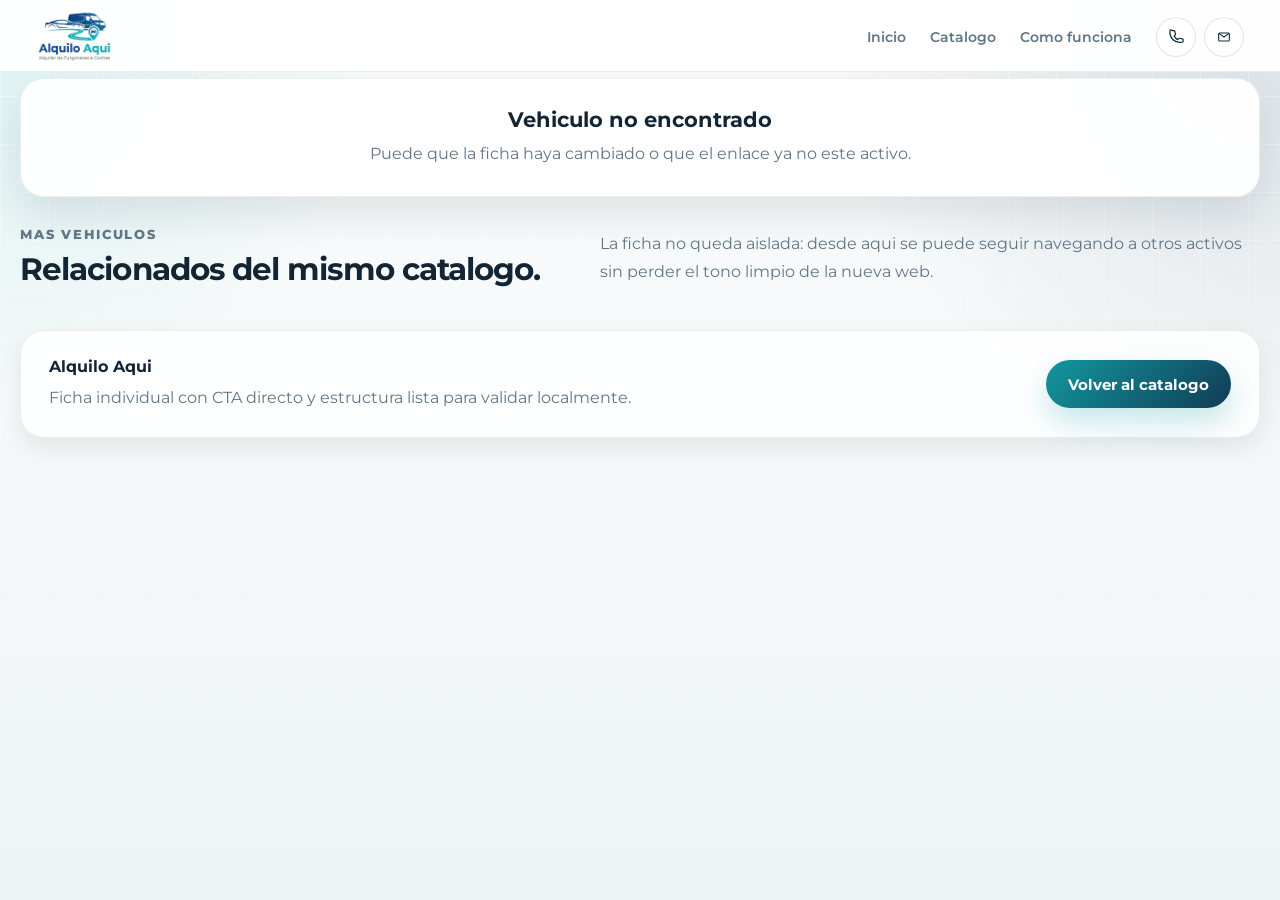
<file: modelo/citroen-jumper-l1h1/index.html>
<!DOCTYPE html>
<html lang="es">
<head>
  <meta charset="UTF-8">
  <meta name="viewport" content="width=device-width, initial-scale=1.0">
  <title>Citroen Jumper L1H1 | Alquilo Aqui</title>
  <meta
    name="description"
    content="Ficha individual de la Citroen Jumper L1H1 en Alquilo Aqui con precio mensual, imagenes, puntos clave y disponibilidad."
  >
  <link rel="preconnect" href="https://fonts.googleapis.com">
  <link rel="preconnect" href="https://fonts.gstatic.com" crossorigin>
  <link
    href="https://fonts.googleapis.com/css2?family=Montserrat:wght@400;500;600;700;800&display=swap"
    rel="stylesheet"
  >
  <link rel="stylesheet" href="../../public.css?v=20260427-model1">
  <script src="../../config.js" defer></script>
  <script src="../../public.js?v=20260626-vehicle-edit-fix" defer></script>
</head>
<body data-page="model" data-root-prefix="../../" data-vehicle-slug="citroen-jumper-l1h1">
  <div class="site-shell">
    <header class="topbar">
      <a class="brand" href="../../" aria-label="Ir al inicio de Alquilo Aqui">
        <img src="../../assets/logo-alquilo-aqui-transparent.png" alt="Alquilo Aqui">
      </a>
      <nav class="desktop-nav" aria-label="Navegacion principal">
        <a href="../../">Inicio</a>
        <a href="../../catalogo/">Catalogo</a>
        <a href="../../como-funciona/">Como funciona</a>
      </nav>
      <div class="header-actions">
        <a class="icon-button" href="https://wa.me/34604982625" data-phone-generic target="_blank" rel="noreferrer" aria-label="Abrir WhatsApp"><svg viewBox="0 0 24 24" aria-hidden="true" fill="none"><path d="M7.2 3.5h2.3c.4 0 .8.3.9.7l.9 4c.1.4 0 .8-.3 1.1l-1.5 1.5a14.5 14.5 0 0 0 4.7 4.7l1.5-1.5c.3-.3.7-.4 1.1-.3l4 .9c.4.1.7.5.7.9v2.3c0 .5-.4 1-.9 1.1-.9.1-1.8.2-2.6.2C10.5 20.1 3.9 13.5 3.9 5.9c0-.9.1-1.7.2-2.6.1-.5.6-.9 1.1-.9Z" stroke="currentColor" stroke-width="1.6" stroke-linecap="round" stroke-linejoin="round"></path></svg></a>
        <a class="header-email" href="mailto:contacto@alquiloaqui.es" aria-label="Enviar email"><svg viewBox="0 0 24 24" aria-hidden="true" fill="none"><path d="M4 7.5A1.5 1.5 0 0 1 5.5 6h13A1.5 1.5 0 0 1 20 7.5v9A1.5 1.5 0 0 1 18.5 18h-13A1.5 1.5 0 0 1 4 16.5v-9Z" stroke="currentColor" stroke-width="1.6"></path><path d="m5 7 7 5 7-5" stroke="currentColor" stroke-width="1.6" stroke-linecap="round" stroke-linejoin="round"></path></svg></a>
      </div>
      <button class="menu-toggle" type="button" data-menu-toggle aria-expanded="false" aria-controls="mobileMenu" aria-label="Abrir menu">
        <span></span><span></span><span></span>
      </button>
    </header>
    <div class="mobile-nav" id="mobileMenu" data-menu-panel hidden>
      <div class="mobile-nav-panel">
        <div class="mobile-nav-head">
          <img src="../../assets/logo-alquilo-aqui-transparent.png" alt="Alquilo Aqui">
          <button class="mobile-nav-close" type="button" data-menu-close aria-label="Cerrar menu">&times;</button>
        </div>
        <a href="../../" data-menu-close>Inicio</a>
        <a href="../../catalogo/" data-menu-close>Catalogo</a>
        <a href="../../como-funciona/" data-menu-close>Como funciona</a>
        <a class="button primary" href="mailto:contacto@alquiloaqui.es">Escribir email</a>
      </div>
    </div>
    <main>
      <section class="page-hero">
        <div class="page-hero-copy">
          <div class="breadcrumb" aria-label="Ruta de navegacion">
            <a href="../../">Inicio</a><span>/</span><a href="../../catalogo/">Catalogo</a><span>/</span><span>Ficha</span>
          </div>
          <p class="eyebrow">Detalle del vehiculo</p>
          <h1>La ficha ya vive como una subpagina propia.</h1>
          <p>Esta estructura sustituye el detalle embebido dentro del mismo listado. Ahora cada asset tiene una pagina independiente, mas comercial y mas limpia.</p>
        </div>
      </section>
      <section class="section" id="modelView" aria-live="polite"></section>
      <section class="section surface-block">
        <div class="section-head">
          <div><p class="section-kicker">Lo que incluye esta vista</p><h2>Una ficha pensada para cerrar mejor.</h2></div>
          <p>Precio mensual, imagenes, rasgos, disponibilidad y CTA directo. Sin obligar al usuario a volver al listado para entender el vehiculo.</p>
        </div>
        <div class="value-grid">
          <article class="value-card"><span class="value-index">01</span><h3>Imagenes arriba</h3><p>La presentacion visual pasa a tener peso real y deja de ser un bloque secundario.</p></article>
          <article class="value-card"><span class="value-index">02</span><h3>CTA contextual</h3><p>WhatsApp ya sabe de que coche hablas y que plazo quieres consultar.</p></article>
          <article class="value-card"><span class="value-index">03</span><h3>Subpagina reutilizable</h3><p>Sirve para la validacion local ahora y deja lista la estructura para publicar despues.</p></article>
        </div>
      </section>
      <section class="section">
        <div class="section-head">
          <div><p class="section-kicker">Mas vehiculos</p><h2>Relacionados del mismo catalogo.</h2></div>
          <p>La ficha no queda aislada: desde aqui se puede seguir navegando a otros activos sin perder el tono limpio de la nueva web.</p>
        </div>
        <div class="vehicle-grid" id="relatedVehicles" aria-live="polite"></div>
      </section>
    </main>
    <footer class="site-footer">
      <div><strong>Alquilo Aqui</strong><p>Ficha individual con CTA directo y estructura lista para validar localmente.</p></div>
      <a class="button primary" href="../../catalogo/">Volver al catalogo</a>
    </footer>
  </div>
</body>
</html>
</file>
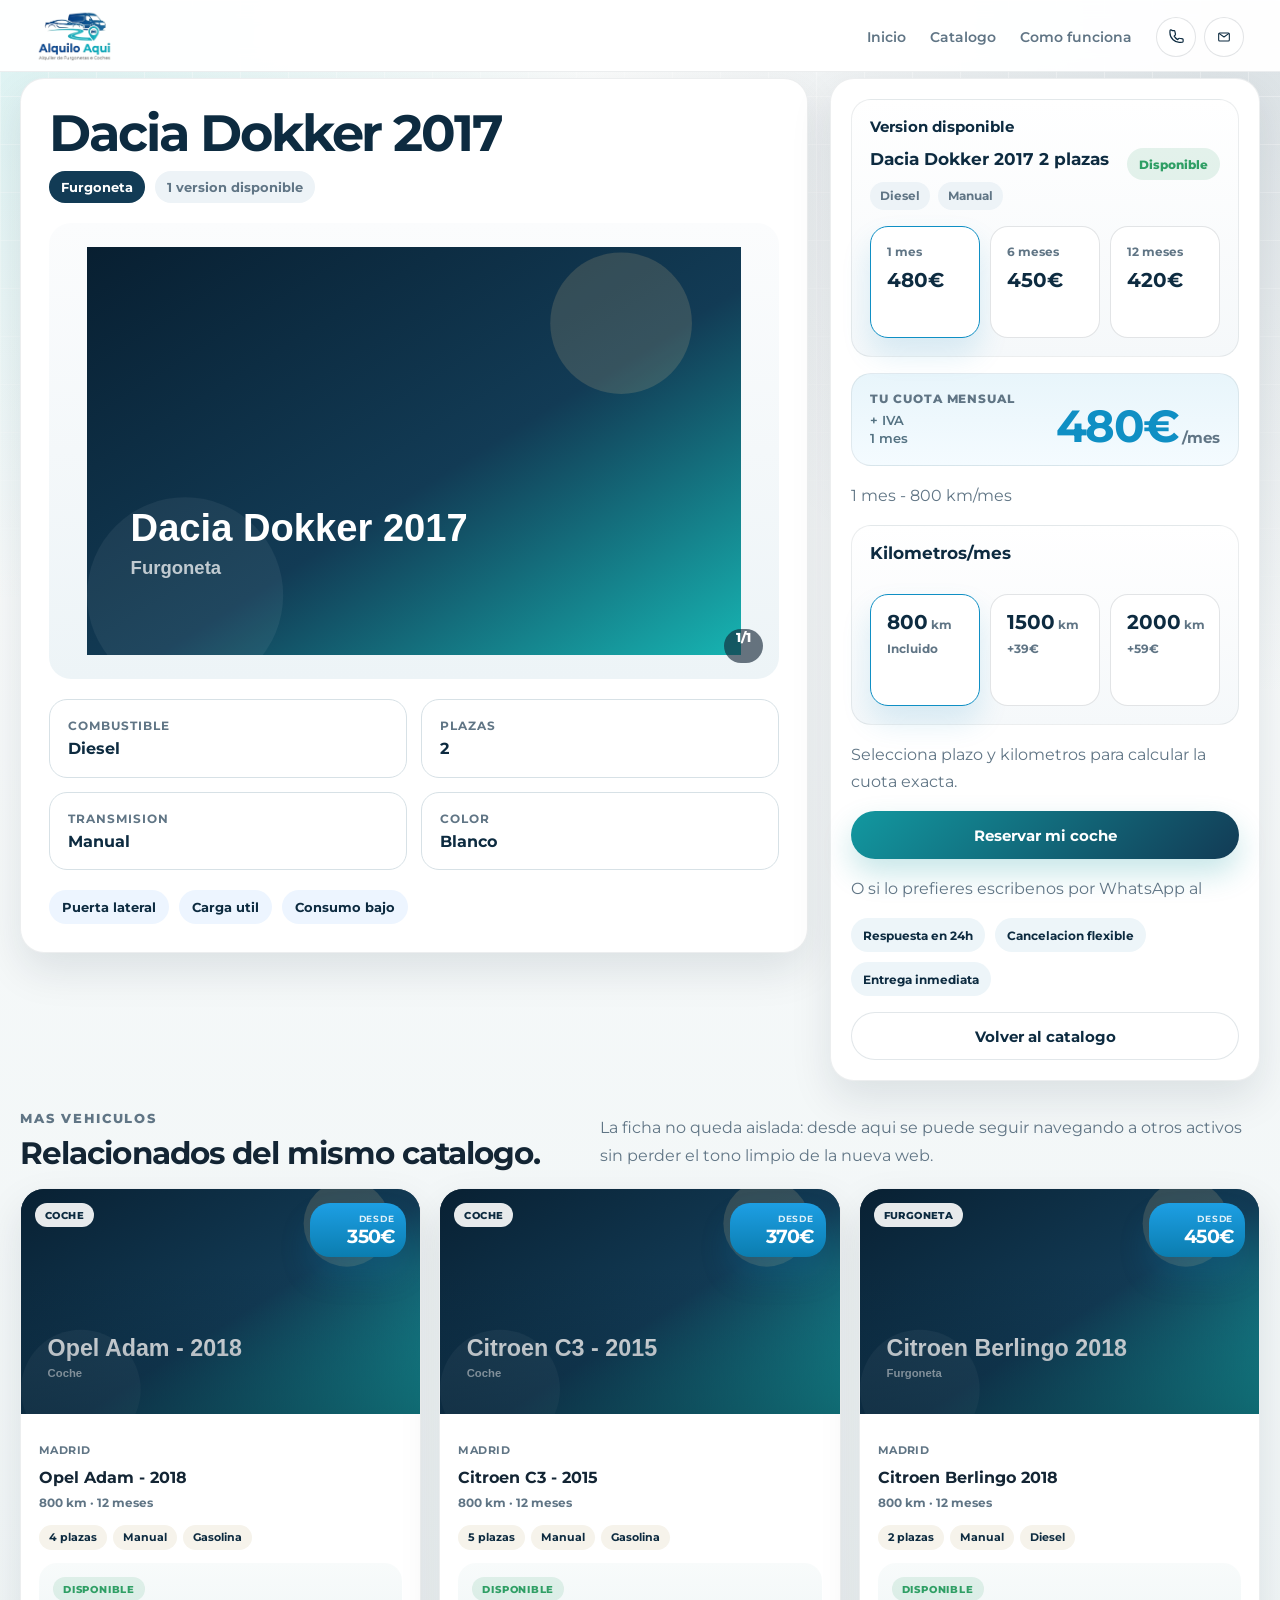
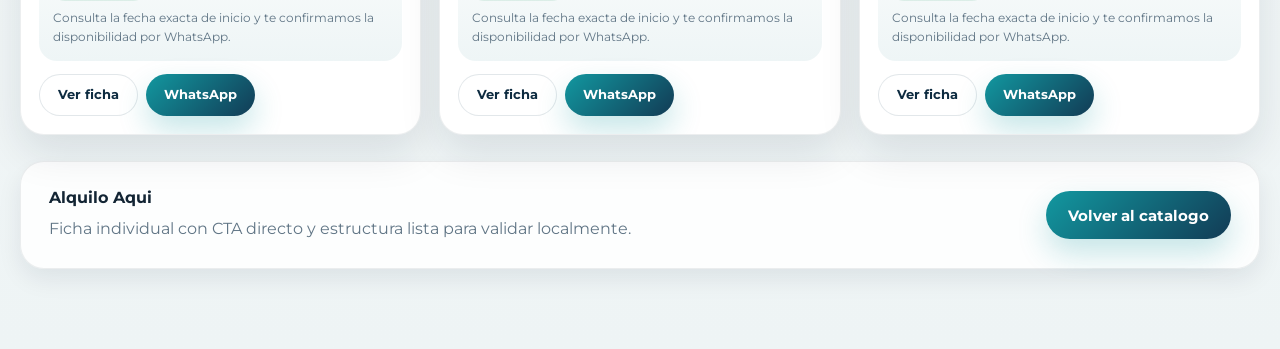
<file: modelo/dacia-dokker/index.html>
<!DOCTYPE html>
<html lang="es">
<head>
  <meta charset="UTF-8">
  <meta name="viewport" content="width=device-width, initial-scale=1.0">
  <title>Dacia Dokker | Alquilo Aqui</title>
  <meta
    name="description"
    content="Ficha individual de la Dacia Dokker en Alquilo Aqui con precio mensual, imagenes, puntos clave y disponibilidad."
  >
  <link rel="preconnect" href="https://fonts.googleapis.com">
  <link rel="preconnect" href="https://fonts.gstatic.com" crossorigin>
  <link
    href="https://fonts.googleapis.com/css2?family=Montserrat:wght@400;500;600;700;800&display=swap"
    rel="stylesheet"
  >
  <link rel="stylesheet" href="../../public.css?v=20260427-model1">
  <script src="../../config.js" defer></script>
  <script src="../../public.js?v=20260626-vehicle-edit-fix" defer></script>
</head>
<body data-page="model" data-root-prefix="../../" data-vehicle-slug="dacia-dokker">
  <div class="site-shell">
    <header class="topbar">
      <a class="brand" href="../../" aria-label="Ir al inicio de Alquilo Aqui">
        <img src="../../assets/logo-alquilo-aqui-transparent.png" alt="Alquilo Aqui">
      </a>
      <nav class="desktop-nav" aria-label="Navegacion principal">
        <a href="../../">Inicio</a>
        <a href="../../catalogo/">Catalogo</a>
        <a href="../../como-funciona/">Como funciona</a>
      </nav>
      <div class="header-actions">
        <a class="icon-button" href="https://wa.me/34604982625" data-phone-generic target="_blank" rel="noreferrer" aria-label="Abrir WhatsApp"><svg viewBox="0 0 24 24" aria-hidden="true" fill="none"><path d="M7.2 3.5h2.3c.4 0 .8.3.9.7l.9 4c.1.4 0 .8-.3 1.1l-1.5 1.5a14.5 14.5 0 0 0 4.7 4.7l1.5-1.5c.3-.3.7-.4 1.1-.3l4 .9c.4.1.7.5.7.9v2.3c0 .5-.4 1-.9 1.1-.9.1-1.8.2-2.6.2C10.5 20.1 3.9 13.5 3.9 5.9c0-.9.1-1.7.2-2.6.1-.5.6-.9 1.1-.9Z" stroke="currentColor" stroke-width="1.6" stroke-linecap="round" stroke-linejoin="round"></path></svg></a>
        <a class="header-email" href="mailto:contacto@alquiloaqui.es" aria-label="Enviar email"><svg viewBox="0 0 24 24" aria-hidden="true" fill="none"><path d="M4 7.5A1.5 1.5 0 0 1 5.5 6h13A1.5 1.5 0 0 1 20 7.5v9A1.5 1.5 0 0 1 18.5 18h-13A1.5 1.5 0 0 1 4 16.5v-9Z" stroke="currentColor" stroke-width="1.6"></path><path d="m5 7 7 5 7-5" stroke="currentColor" stroke-width="1.6" stroke-linecap="round" stroke-linejoin="round"></path></svg></a>
      </div>
      <button class="menu-toggle" type="button" data-menu-toggle aria-expanded="false" aria-controls="mobileMenu" aria-label="Abrir menu">
        <span></span><span></span><span></span>
      </button>
    </header>
    <div class="mobile-nav" id="mobileMenu" data-menu-panel hidden>
      <div class="mobile-nav-panel">
        <div class="mobile-nav-head">
          <img src="../../assets/logo-alquilo-aqui-transparent.png" alt="Alquilo Aqui">
          <button class="mobile-nav-close" type="button" data-menu-close aria-label="Cerrar menu">&times;</button>
        </div>
        <a href="../../" data-menu-close>Inicio</a>
        <a href="../../catalogo/" data-menu-close>Catalogo</a>
        <a href="../../como-funciona/" data-menu-close>Como funciona</a>
        <a class="button primary" href="mailto:contacto@alquiloaqui.es">Escribir email</a>
      </div>
    </div>
    <main>
      <section class="page-hero">
        <div class="page-hero-copy">
          <div class="breadcrumb" aria-label="Ruta de navegacion">
            <a href="../../">Inicio</a><span>/</span><a href="../../catalogo/">Catalogo</a><span>/</span><span>Ficha</span>
          </div>
          <p class="eyebrow">Detalle del vehiculo</p>
          <h1>La ficha ya vive como una subpagina propia.</h1>
          <p>Esta estructura sustituye el detalle embebido dentro del mismo listado. Ahora cada asset tiene una pagina independiente, mas comercial y mas limpia.</p>
        </div>
      </section>
      <section class="section" id="modelView" aria-live="polite"></section>
      <section class="section surface-block">
        <div class="section-head">
          <div><p class="section-kicker">Lo que incluye esta vista</p><h2>Una ficha pensada para cerrar mejor.</h2></div>
          <p>Precio mensual, imagenes, rasgos, disponibilidad y CTA directo. Sin obligar al usuario a volver al listado para entender el vehiculo.</p>
        </div>
        <div class="value-grid">
          <article class="value-card"><span class="value-index">01</span><h3>Imagenes arriba</h3><p>La presentacion visual pasa a tener peso real y deja de ser un bloque secundario.</p></article>
          <article class="value-card"><span class="value-index">02</span><h3>CTA contextual</h3><p>WhatsApp ya sabe de que coche hablas y que plazo quieres consultar.</p></article>
          <article class="value-card"><span class="value-index">03</span><h3>Subpagina reutilizable</h3><p>Sirve para la validacion local ahora y deja lista la estructura para publicar despues.</p></article>
        </div>
      </section>
      <section class="section">
        <div class="section-head">
          <div><p class="section-kicker">Mas vehiculos</p><h2>Relacionados del mismo catalogo.</h2></div>
          <p>La ficha no queda aislada: desde aqui se puede seguir navegando a otros activos sin perder el tono limpio de la nueva web.</p>
        </div>
        <div class="vehicle-grid" id="relatedVehicles" aria-live="polite"></div>
      </section>
    </main>
    <footer class="site-footer">
      <div><strong>Alquilo Aqui</strong><p>Ficha individual con CTA directo y estructura lista para validar localmente.</p></div>
      <a class="button primary" href="../../catalogo/">Volver al catalogo</a>
    </footer>
  </div>
</body>
</html>
</file>
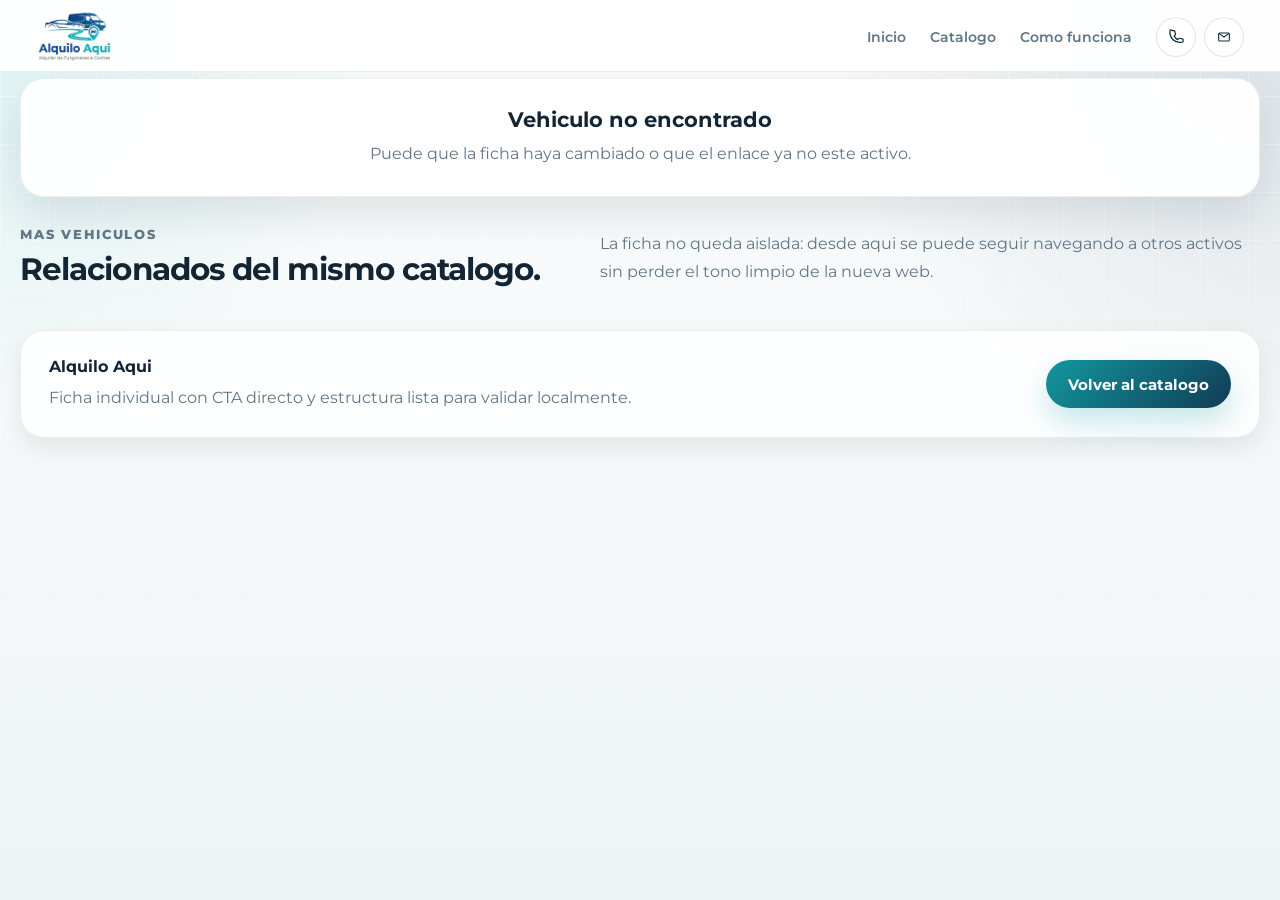
<file: modelo/fiat-500-2019/index.html>
<!DOCTYPE html>
<html lang="es">
<head>
  <meta charset="UTF-8">
  <meta name="viewport" content="width=device-width, initial-scale=1.0">
  <title>Fiat 500 2019 | Alquilo Aqui</title>
  <meta
    name="description"
    content="Ficha individual del Fiat 500 2019 en Alquilo Aqui con precio mensual, imagenes, puntos clave y disponibilidad."
  >
  <link rel="preconnect" href="https://fonts.googleapis.com">
  <link rel="preconnect" href="https://fonts.gstatic.com" crossorigin>
  <link
    href="https://fonts.googleapis.com/css2?family=Montserrat:wght@400;500;600;700;800&display=swap"
    rel="stylesheet"
  >
  <link rel="stylesheet" href="../../public.css?v=20260427-model1">
  <script src="../../config.js" defer></script>
  <script src="../../public.js?v=20260626-vehicle-edit-fix" defer></script>
</head>
<body data-page="model" data-root-prefix="../../" data-vehicle-slug="fiat-500-2019">
  <div class="site-shell">
    <header class="topbar">
      <a class="brand" href="../../" aria-label="Ir al inicio de Alquilo Aqui">
        <img src="../../assets/logo-alquilo-aqui-transparent.png" alt="Alquilo Aqui">
      </a>
      <nav class="desktop-nav" aria-label="Navegacion principal">
        <a href="../../">Inicio</a>
        <a href="../../catalogo/">Catalogo</a>
        <a href="../../como-funciona/">Como funciona</a>
      </nav>
      <div class="header-actions">
        <a class="icon-button" href="https://wa.me/34604982625" data-phone-generic target="_blank" rel="noreferrer" aria-label="Abrir WhatsApp"><svg viewBox="0 0 24 24" aria-hidden="true" fill="none"><path d="M7.2 3.5h2.3c.4 0 .8.3.9.7l.9 4c.1.4 0 .8-.3 1.1l-1.5 1.5a14.5 14.5 0 0 0 4.7 4.7l1.5-1.5c.3-.3.7-.4 1.1-.3l4 .9c.4.1.7.5.7.9v2.3c0 .5-.4 1-.9 1.1-.9.1-1.8.2-2.6.2C10.5 20.1 3.9 13.5 3.9 5.9c0-.9.1-1.7.2-2.6.1-.5.6-.9 1.1-.9Z" stroke="currentColor" stroke-width="1.6" stroke-linecap="round" stroke-linejoin="round"></path></svg></a>
        <a class="header-email" href="mailto:contacto@alquiloaqui.es" aria-label="Enviar email"><svg viewBox="0 0 24 24" aria-hidden="true" fill="none"><path d="M4 7.5A1.5 1.5 0 0 1 5.5 6h13A1.5 1.5 0 0 1 20 7.5v9A1.5 1.5 0 0 1 18.5 18h-13A1.5 1.5 0 0 1 4 16.5v-9Z" stroke="currentColor" stroke-width="1.6"></path><path d="m5 7 7 5 7-5" stroke="currentColor" stroke-width="1.6" stroke-linecap="round" stroke-linejoin="round"></path></svg></a>
      </div>
      <button class="menu-toggle" type="button" data-menu-toggle aria-expanded="false" aria-controls="mobileMenu" aria-label="Abrir menu">
        <span></span><span></span><span></span>
      </button>
    </header>
    <div class="mobile-nav" id="mobileMenu" data-menu-panel hidden>
      <div class="mobile-nav-panel">
        <div class="mobile-nav-head">
          <img src="../../assets/logo-alquilo-aqui-transparent.png" alt="Alquilo Aqui">
          <button class="mobile-nav-close" type="button" data-menu-close aria-label="Cerrar menu">&times;</button>
        </div>
        <a href="../../" data-menu-close>Inicio</a>
        <a href="../../catalogo/" data-menu-close>Catalogo</a>
        <a href="../../como-funciona/" data-menu-close>Como funciona</a>
        <a class="button primary" href="mailto:contacto@alquiloaqui.es">Escribir email</a>
      </div>
    </div>
    <main>
      <section class="page-hero">
        <div class="page-hero-copy">
          <div class="breadcrumb" aria-label="Ruta de navegacion">
            <a href="../../">Inicio</a><span>/</span><a href="../../catalogo/">Catalogo</a><span>/</span><span>Ficha</span>
          </div>
          <p class="eyebrow">Detalle del vehiculo</p>
          <h1>La ficha ya vive como una subpagina propia.</h1>
          <p>Esta estructura sustituye el detalle embebido dentro del mismo listado. Ahora cada asset tiene una pagina independiente, mas comercial y mas limpia.</p>
        </div>
      </section>
      <section class="section" id="modelView" aria-live="polite"></section>
      <section class="section surface-block">
        <div class="section-head">
          <div><p class="section-kicker">Lo que incluye esta vista</p><h2>Una ficha pensada para cerrar mejor.</h2></div>
          <p>Precio mensual, imagenes, rasgos, disponibilidad y CTA directo. Sin obligar al usuario a volver al listado para entender el vehiculo.</p>
        </div>
        <div class="value-grid">
          <article class="value-card"><span class="value-index">01</span><h3>Imagenes arriba</h3><p>La presentacion visual pasa a tener peso real y deja de ser un bloque secundario.</p></article>
          <article class="value-card"><span class="value-index">02</span><h3>CTA contextual</h3><p>WhatsApp ya sabe de que coche hablas y que plazo quieres consultar.</p></article>
          <article class="value-card"><span class="value-index">03</span><h3>Subpagina reutilizable</h3><p>Sirve para la validacion local ahora y deja lista la estructura para publicar despues.</p></article>
        </div>
      </section>
      <section class="section">
        <div class="section-head">
          <div><p class="section-kicker">Mas vehiculos</p><h2>Relacionados del mismo catalogo.</h2></div>
          <p>La ficha no queda aislada: desde aqui se puede seguir navegando a otros activos sin perder el tono limpio de la nueva web.</p>
        </div>
        <div class="vehicle-grid" id="relatedVehicles" aria-live="polite"></div>
      </section>
    </main>
    <footer class="site-footer">
      <div><strong>Alquilo Aqui</strong><p>Ficha individual con CTA directo y estructura lista para validar localmente.</p></div>
      <a class="button primary" href="../../catalogo/">Volver al catalogo</a>
    </footer>
  </div>
</body>
</html>
</file>
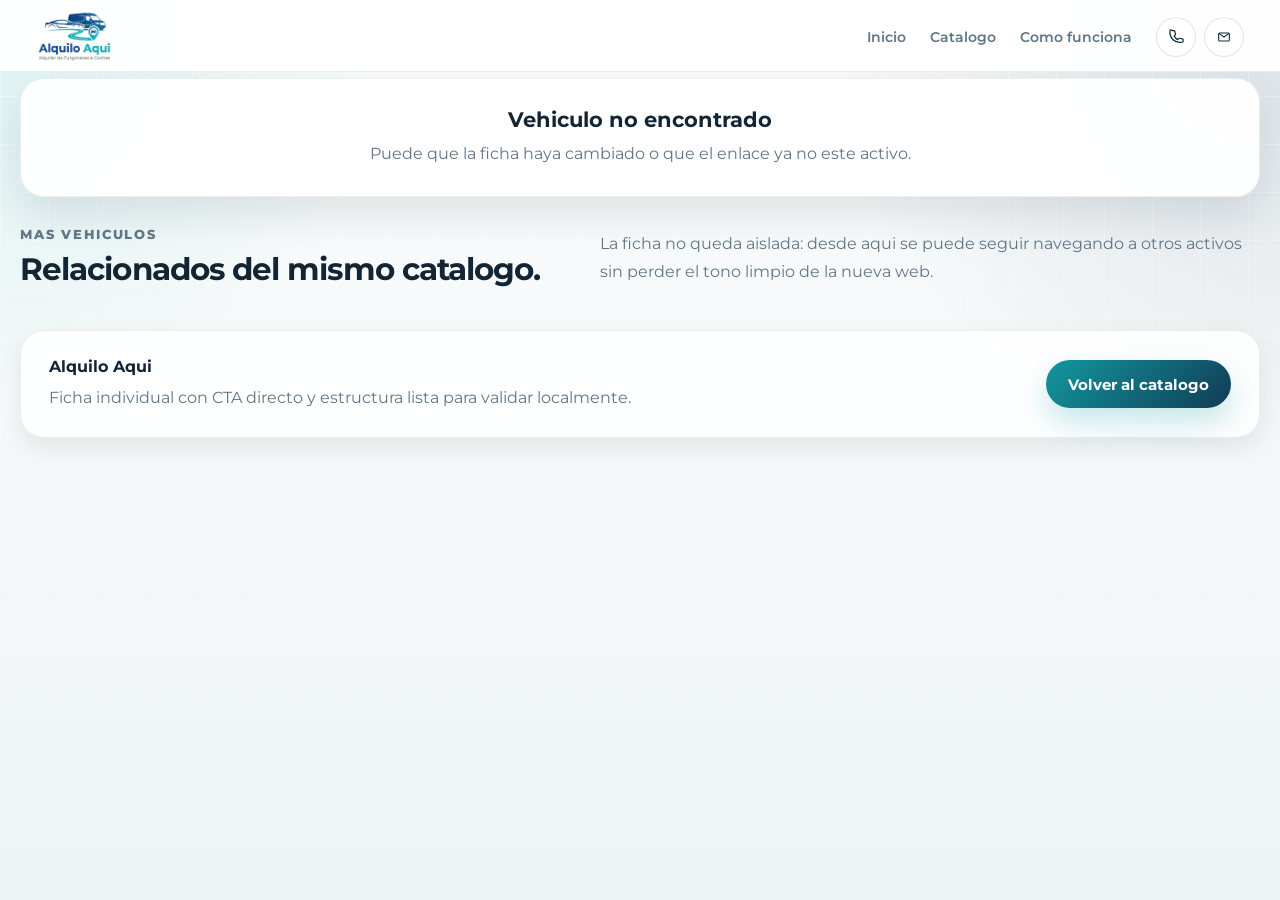
<file: modelo/fiat-punto-2018/index.html>
<!DOCTYPE html>
<html lang="es">
<head>
  <meta charset="UTF-8">
  <meta name="viewport" content="width=device-width, initial-scale=1.0">
  <title>Fiat Punto 2018 | Alquilo Aqui</title>
  <meta
    name="description"
    content="Ficha individual del Fiat Punto 2018 en Alquilo Aqui con precio mensual, imagenes, puntos clave y disponibilidad."
  >
  <link rel="preconnect" href="https://fonts.googleapis.com">
  <link rel="preconnect" href="https://fonts.gstatic.com" crossorigin>
  <link
    href="https://fonts.googleapis.com/css2?family=Montserrat:wght@400;500;600;700;800&display=swap"
    rel="stylesheet"
  >
  <link rel="stylesheet" href="../../public.css?v=20260427-model1">
  <script src="../../config.js" defer></script>
  <script src="../../public.js?v=20260626-vehicle-edit-fix" defer></script>
</head>
<body data-page="model" data-root-prefix="../../" data-vehicle-slug="fiat-punto-2018">
  <div class="site-shell">
    <header class="topbar">
      <a class="brand" href="../../" aria-label="Ir al inicio de Alquilo Aqui">
        <img src="../../assets/logo-alquilo-aqui-transparent.png" alt="Alquilo Aqui">
      </a>
      <nav class="desktop-nav" aria-label="Navegacion principal">
        <a href="../../">Inicio</a>
        <a href="../../catalogo/">Catalogo</a>
        <a href="../../como-funciona/">Como funciona</a>
      </nav>
      <div class="header-actions">
        <a class="icon-button" href="https://wa.me/34604982625" data-phone-generic target="_blank" rel="noreferrer" aria-label="Abrir WhatsApp"><svg viewBox="0 0 24 24" aria-hidden="true" fill="none"><path d="M7.2 3.5h2.3c.4 0 .8.3.9.7l.9 4c.1.4 0 .8-.3 1.1l-1.5 1.5a14.5 14.5 0 0 0 4.7 4.7l1.5-1.5c.3-.3.7-.4 1.1-.3l4 .9c.4.1.7.5.7.9v2.3c0 .5-.4 1-.9 1.1-.9.1-1.8.2-2.6.2C10.5 20.1 3.9 13.5 3.9 5.9c0-.9.1-1.7.2-2.6.1-.5.6-.9 1.1-.9Z" stroke="currentColor" stroke-width="1.6" stroke-linecap="round" stroke-linejoin="round"></path></svg></a>
        <a class="header-email" href="mailto:contacto@alquiloaqui.es" aria-label="Enviar email"><svg viewBox="0 0 24 24" aria-hidden="true" fill="none"><path d="M4 7.5A1.5 1.5 0 0 1 5.5 6h13A1.5 1.5 0 0 1 20 7.5v9A1.5 1.5 0 0 1 18.5 18h-13A1.5 1.5 0 0 1 4 16.5v-9Z" stroke="currentColor" stroke-width="1.6"></path><path d="m5 7 7 5 7-5" stroke="currentColor" stroke-width="1.6" stroke-linecap="round" stroke-linejoin="round"></path></svg></a>
      </div>
      <button class="menu-toggle" type="button" data-menu-toggle aria-expanded="false" aria-controls="mobileMenu" aria-label="Abrir menu">
        <span></span><span></span><span></span>
      </button>
    </header>
    <div class="mobile-nav" id="mobileMenu" data-menu-panel hidden>
      <div class="mobile-nav-panel">
        <div class="mobile-nav-head">
          <img src="../../assets/logo-alquilo-aqui-transparent.png" alt="Alquilo Aqui">
          <button class="mobile-nav-close" type="button" data-menu-close aria-label="Cerrar menu">&times;</button>
        </div>
        <a href="../../" data-menu-close>Inicio</a>
        <a href="../../catalogo/" data-menu-close>Catalogo</a>
        <a href="../../como-funciona/" data-menu-close>Como funciona</a>
        <a class="button primary" href="mailto:contacto@alquiloaqui.es">Escribir email</a>
      </div>
    </div>
    <main>
      <section class="page-hero">
        <div class="page-hero-copy">
          <div class="breadcrumb" aria-label="Ruta de navegacion">
            <a href="../../">Inicio</a><span>/</span><a href="../../catalogo/">Catalogo</a><span>/</span><span>Ficha</span>
          </div>
          <p class="eyebrow">Detalle del vehiculo</p>
          <h1>La ficha ya vive como una subpagina propia.</h1>
          <p>Esta estructura sustituye el detalle embebido dentro del mismo listado. Ahora cada asset tiene una pagina independiente, mas comercial y mas limpia.</p>
        </div>
      </section>
      <section class="section" id="modelView" aria-live="polite"></section>
      <section class="section surface-block">
        <div class="section-head">
          <div><p class="section-kicker">Lo que incluye esta vista</p><h2>Una ficha pensada para cerrar mejor.</h2></div>
          <p>Precio mensual, imagenes, rasgos, disponibilidad y CTA directo. Sin obligar al usuario a volver al listado para entender el vehiculo.</p>
        </div>
        <div class="value-grid">
          <article class="value-card"><span class="value-index">01</span><h3>Imagenes arriba</h3><p>La presentacion visual pasa a tener peso real y deja de ser un bloque secundario.</p></article>
          <article class="value-card"><span class="value-index">02</span><h3>CTA contextual</h3><p>WhatsApp ya sabe de que coche hablas y que plazo quieres consultar.</p></article>
          <article class="value-card"><span class="value-index">03</span><h3>Subpagina reutilizable</h3><p>Sirve para la validacion local ahora y deja lista la estructura para publicar despues.</p></article>
        </div>
      </section>
      <section class="section">
        <div class="section-head">
          <div><p class="section-kicker">Mas vehiculos</p><h2>Relacionados del mismo catalogo.</h2></div>
          <p>La ficha no queda aislada: desde aqui se puede seguir navegando a otros activos sin perder el tono limpio de la nueva web.</p>
        </div>
        <div class="vehicle-grid" id="relatedVehicles" aria-live="polite"></div>
      </section>
    </main>
    <footer class="site-footer">
      <div><strong>Alquilo Aqui</strong><p>Ficha individual con CTA directo y estructura lista para validar localmente.</p></div>
      <a class="button primary" href="../../catalogo/">Volver al catalogo</a>
    </footer>
  </div>
</body>
</html>
</file>
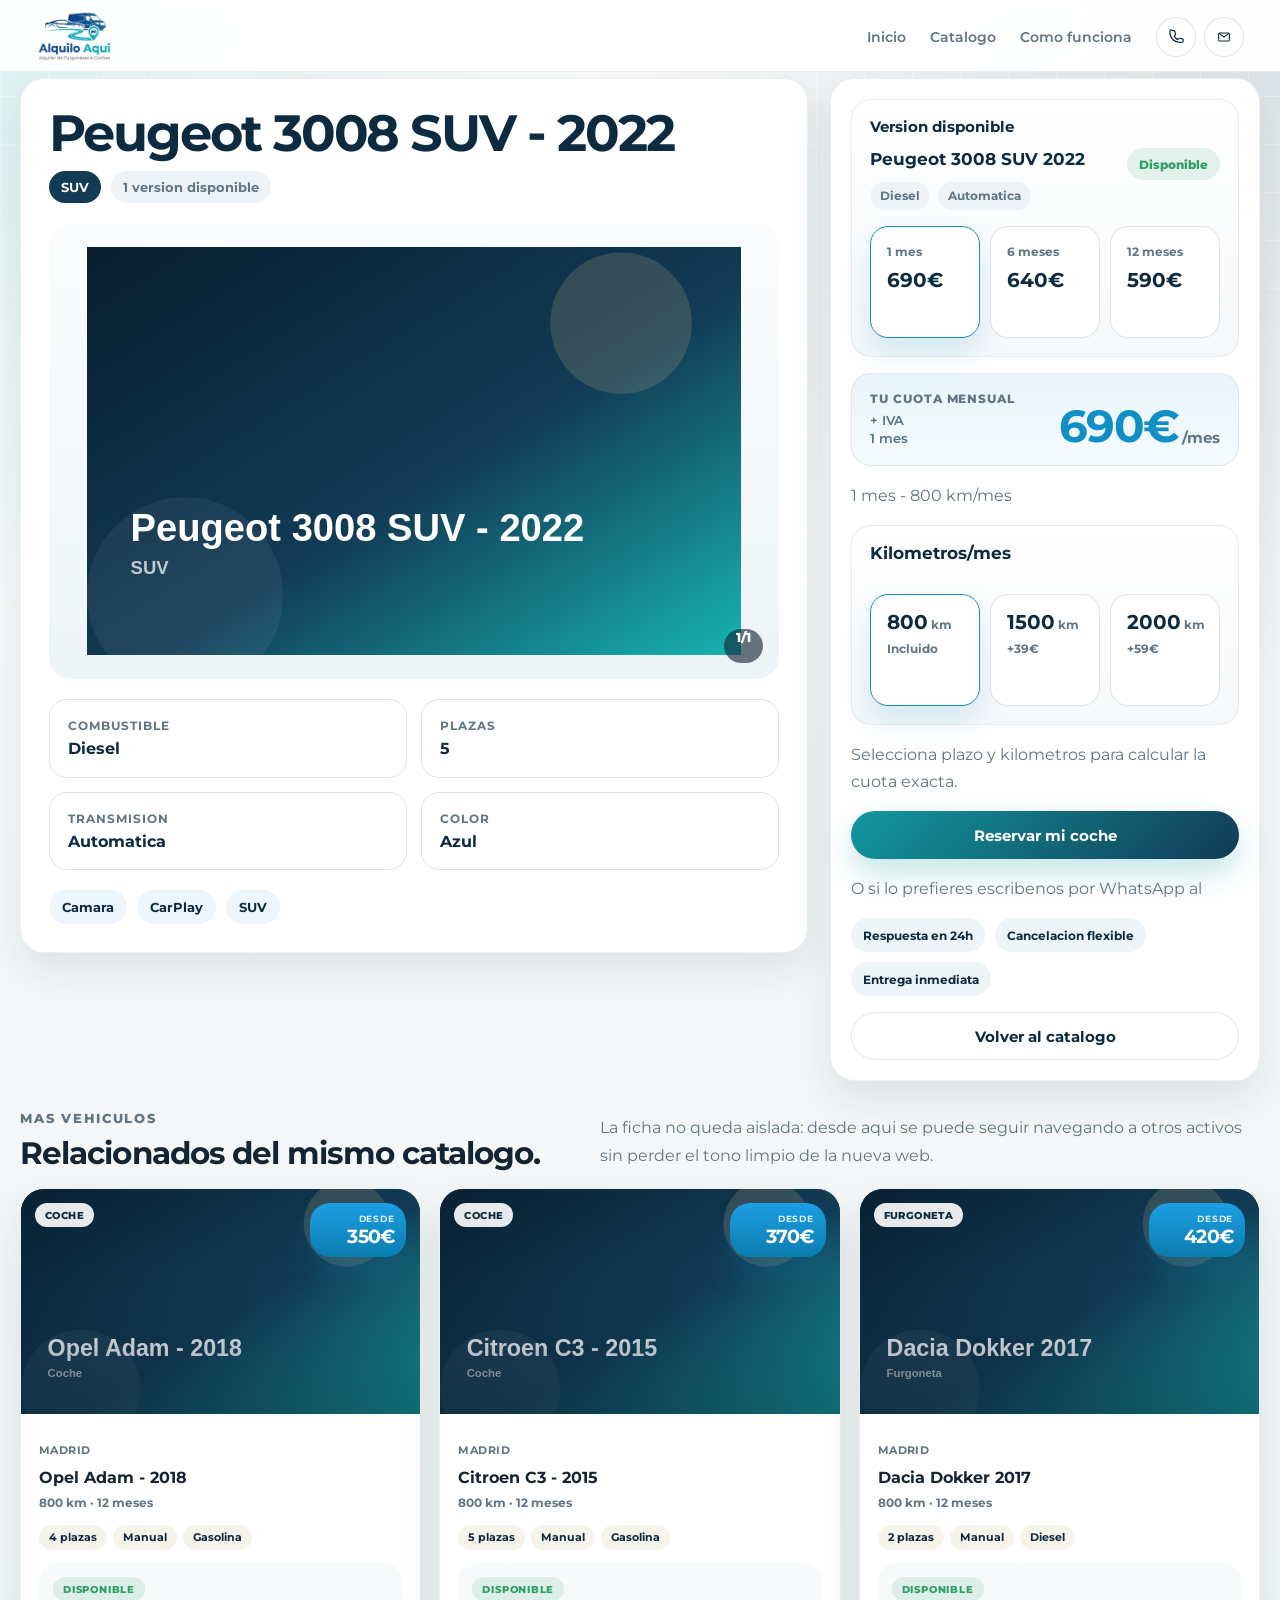
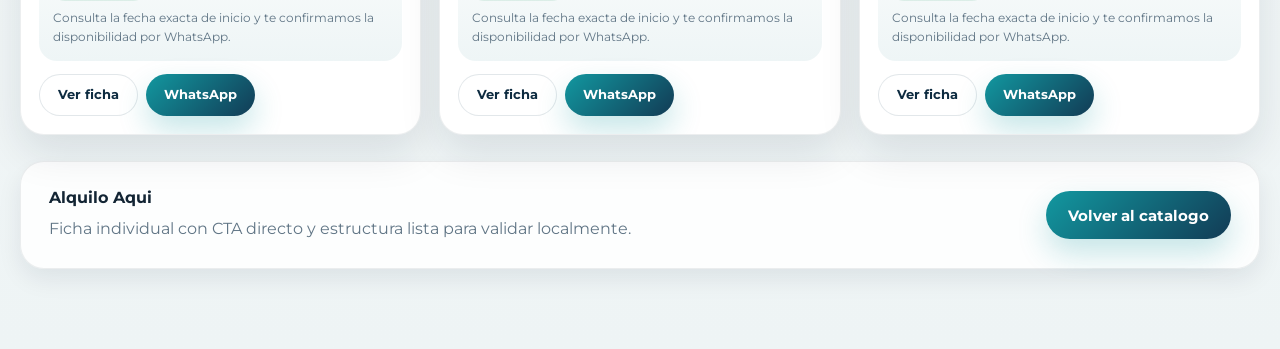
<file: modelo/peugeot-3008-2022/index.html>
<!DOCTYPE html>
<html lang="es">
<head>
  <meta charset="UTF-8">
  <meta name="viewport" content="width=device-width, initial-scale=1.0">
  <title>Peugeot 3008 2022 | Alquilo Aqui</title>
  <meta
    name="description"
    content="Ficha individual del Peugeot 3008 2022 en Alquilo Aqui con precio mensual, imagenes, puntos clave y disponibilidad."
  >
  <link rel="preconnect" href="https://fonts.googleapis.com">
  <link rel="preconnect" href="https://fonts.gstatic.com" crossorigin>
  <link
    href="https://fonts.googleapis.com/css2?family=Montserrat:wght@400;500;600;700;800&display=swap"
    rel="stylesheet"
  >
  <link rel="stylesheet" href="../../public.css?v=20260427-model1">
  <script src="../../config.js" defer></script>
  <script src="../../public.js?v=20260626-vehicle-edit-fix" defer></script>
</head>
<body data-page="model" data-root-prefix="../../" data-vehicle-slug="peugeot-3008-2022">
  <div class="site-shell">
    <header class="topbar">
      <a class="brand" href="../../" aria-label="Ir al inicio de Alquilo Aqui">
        <img src="../../assets/logo-alquilo-aqui-transparent.png" alt="Alquilo Aqui">
      </a>
      <nav class="desktop-nav" aria-label="Navegacion principal">
        <a href="../../">Inicio</a>
        <a href="../../catalogo/">Catalogo</a>
        <a href="../../como-funciona/">Como funciona</a>
      </nav>
      <div class="header-actions">
        <a class="icon-button" href="https://wa.me/34604982625" data-phone-generic target="_blank" rel="noreferrer" aria-label="Abrir WhatsApp"><svg viewBox="0 0 24 24" aria-hidden="true" fill="none"><path d="M7.2 3.5h2.3c.4 0 .8.3.9.7l.9 4c.1.4 0 .8-.3 1.1l-1.5 1.5a14.5 14.5 0 0 0 4.7 4.7l1.5-1.5c.3-.3.7-.4 1.1-.3l4 .9c.4.1.7.5.7.9v2.3c0 .5-.4 1-.9 1.1-.9.1-1.8.2-2.6.2C10.5 20.1 3.9 13.5 3.9 5.9c0-.9.1-1.7.2-2.6.1-.5.6-.9 1.1-.9Z" stroke="currentColor" stroke-width="1.6" stroke-linecap="round" stroke-linejoin="round"></path></svg></a>
        <a class="header-email" href="mailto:contacto@alquiloaqui.es" aria-label="Enviar email"><svg viewBox="0 0 24 24" aria-hidden="true" fill="none"><path d="M4 7.5A1.5 1.5 0 0 1 5.5 6h13A1.5 1.5 0 0 1 20 7.5v9A1.5 1.5 0 0 1 18.5 18h-13A1.5 1.5 0 0 1 4 16.5v-9Z" stroke="currentColor" stroke-width="1.6"></path><path d="m5 7 7 5 7-5" stroke="currentColor" stroke-width="1.6" stroke-linecap="round" stroke-linejoin="round"></path></svg></a>
      </div>
      <button class="menu-toggle" type="button" data-menu-toggle aria-expanded="false" aria-controls="mobileMenu" aria-label="Abrir menu">
        <span></span><span></span><span></span>
      </button>
    </header>
    <div class="mobile-nav" id="mobileMenu" data-menu-panel hidden>
      <div class="mobile-nav-panel">
        <div class="mobile-nav-head">
          <img src="../../assets/logo-alquilo-aqui-transparent.png" alt="Alquilo Aqui">
          <button class="mobile-nav-close" type="button" data-menu-close aria-label="Cerrar menu">&times;</button>
        </div>
        <a href="../../" data-menu-close>Inicio</a>
        <a href="../../catalogo/" data-menu-close>Catalogo</a>
        <a href="../../como-funciona/" data-menu-close>Como funciona</a>
        <a class="button primary" href="mailto:contacto@alquiloaqui.es">Escribir email</a>
      </div>
    </div>
    <main>
      <section class="page-hero">
        <div class="page-hero-copy">
          <div class="breadcrumb" aria-label="Ruta de navegacion">
            <a href="../../">Inicio</a><span>/</span><a href="../../catalogo/">Catalogo</a><span>/</span><span>Ficha</span>
          </div>
          <p class="eyebrow">Detalle del vehiculo</p>
          <h1>La ficha ya vive como una subpagina propia.</h1>
          <p>Esta estructura sustituye el detalle embebido dentro del mismo listado. Ahora cada asset tiene una pagina independiente, mas comercial y mas limpia.</p>
        </div>
      </section>
      <section class="section" id="modelView" aria-live="polite"></section>
      <section class="section surface-block">
        <div class="section-head">
          <div><p class="section-kicker">Lo que incluye esta vista</p><h2>Una ficha pensada para cerrar mejor.</h2></div>
          <p>Precio mensual, imagenes, rasgos, disponibilidad y CTA directo. Sin obligar al usuario a volver al listado para entender el vehiculo.</p>
        </div>
        <div class="value-grid">
          <article class="value-card"><span class="value-index">01</span><h3>Imagenes arriba</h3><p>La presentacion visual pasa a tener peso real y deja de ser un bloque secundario.</p></article>
          <article class="value-card"><span class="value-index">02</span><h3>CTA contextual</h3><p>WhatsApp ya sabe de que coche hablas y que plazo quieres consultar.</p></article>
          <article class="value-card"><span class="value-index">03</span><h3>Subpagina reutilizable</h3><p>Sirve para la validacion local ahora y deja lista la estructura para publicar despues.</p></article>
        </div>
      </section>
      <section class="section">
        <div class="section-head">
          <div><p class="section-kicker">Mas vehiculos</p><h2>Relacionados del mismo catalogo.</h2></div>
          <p>La ficha no queda aislada: desde aqui se puede seguir navegando a otros activos sin perder el tono limpio de la nueva web.</p>
        </div>
        <div class="vehicle-grid" id="relatedVehicles" aria-live="polite"></div>
      </section>
    </main>
    <footer class="site-footer">
      <div><strong>Alquilo Aqui</strong><p>Ficha individual con CTA directo y estructura lista para validar localmente.</p></div>
      <a class="button primary" href="../../catalogo/">Volver al catalogo</a>
    </footer>
  </div>
</body>
</html>
</file>
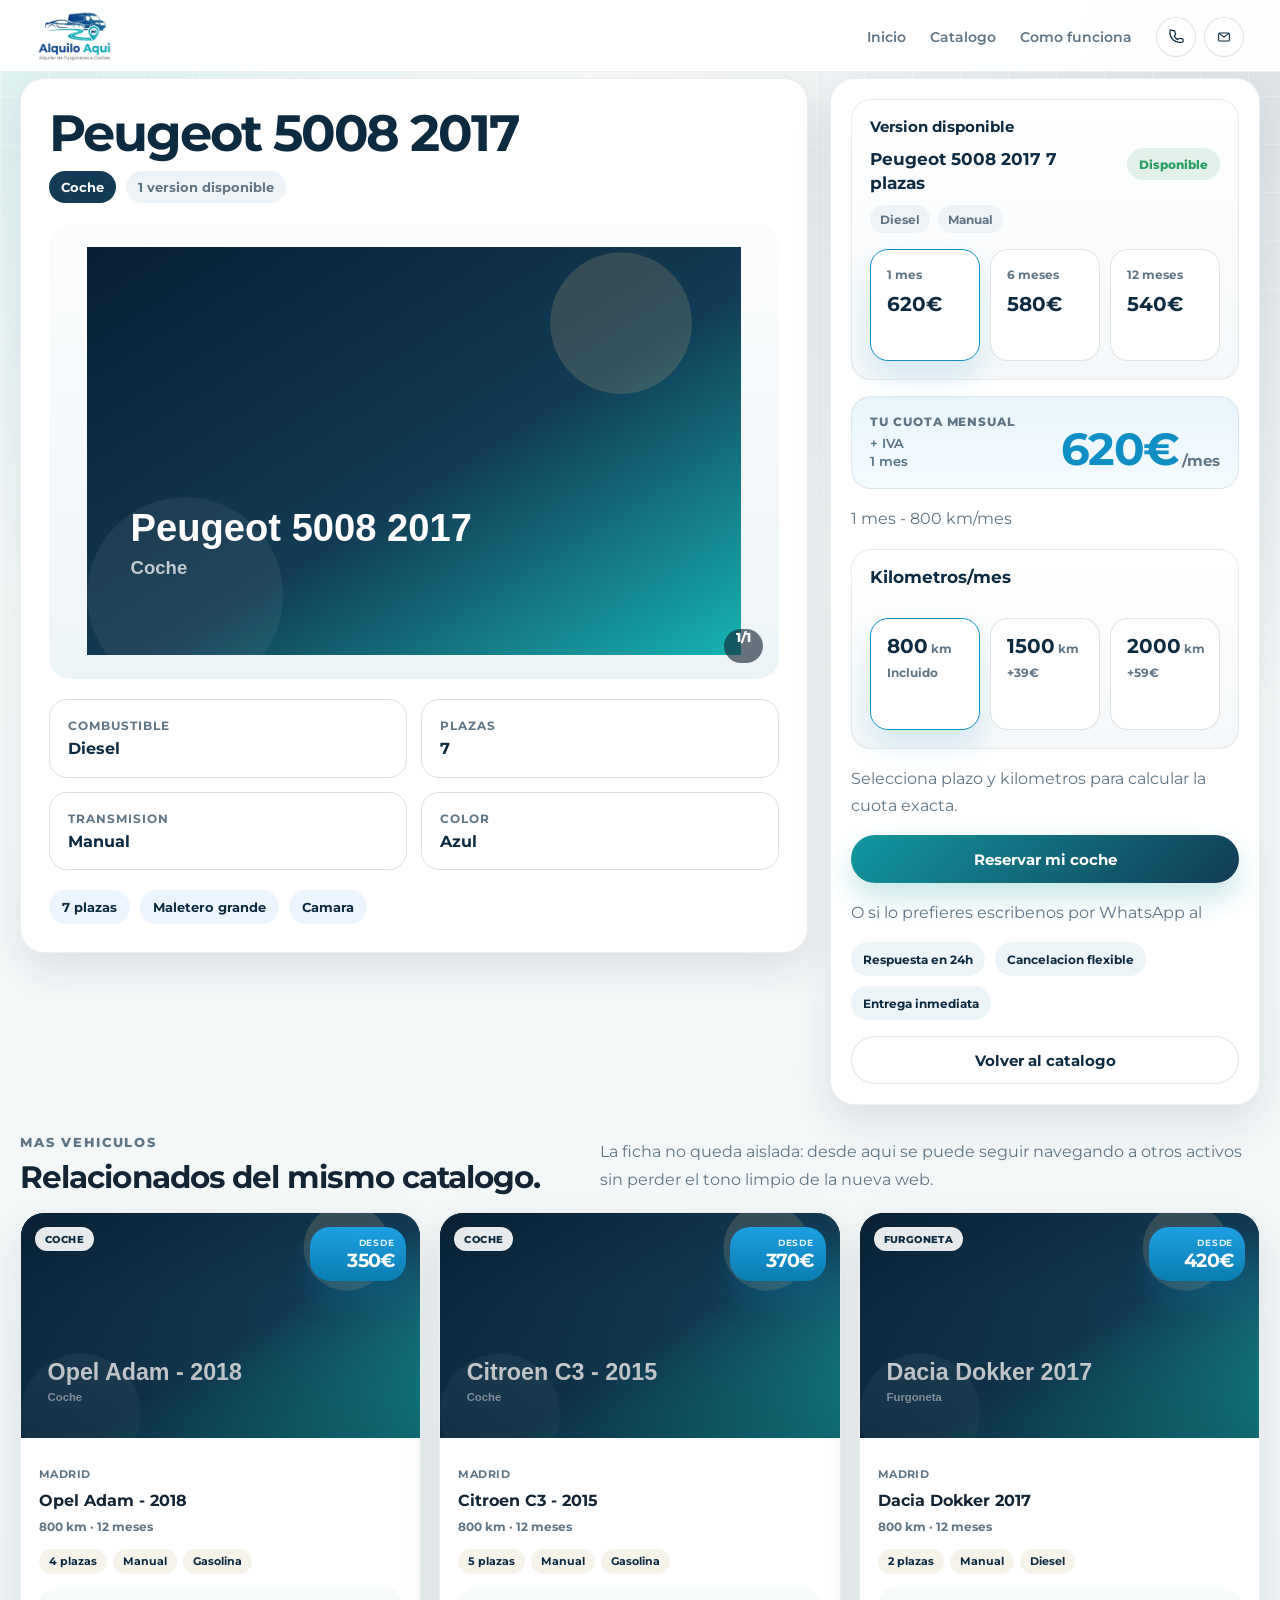
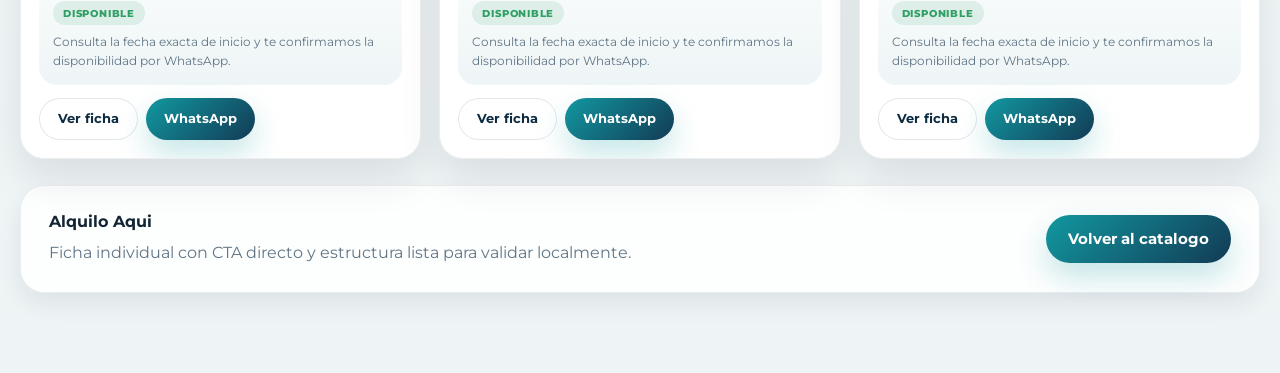
<file: modelo/peugeot-5008/index.html>
<!DOCTYPE html>
<html lang="es">
<head>
  <meta charset="UTF-8">
  <meta name="viewport" content="width=device-width, initial-scale=1.0">
  <title>Peugeot 5008 | Alquilo Aqui</title>
  <meta
    name="description"
    content="Ficha individual del Peugeot 5008 en Alquilo Aqui con precio mensual, imagenes, puntos clave y disponibilidad."
  >
  <link rel="preconnect" href="https://fonts.googleapis.com">
  <link rel="preconnect" href="https://fonts.gstatic.com" crossorigin>
  <link
    href="https://fonts.googleapis.com/css2?family=Montserrat:wght@400;500;600;700;800&display=swap"
    rel="stylesheet"
  >
  <link rel="stylesheet" href="../../public.css?v=20260427-model1">
  <script src="../../config.js" defer></script>
  <script src="../../public.js?v=20260626-vehicle-edit-fix" defer></script>
</head>
<body data-page="model" data-root-prefix="../../" data-vehicle-slug="peugeot-5008">
  <div class="site-shell">
    <header class="topbar">
      <a class="brand" href="../../" aria-label="Ir al inicio de Alquilo Aqui">
        <img src="../../assets/logo-alquilo-aqui-transparent.png" alt="Alquilo Aqui">
      </a>
      <nav class="desktop-nav" aria-label="Navegacion principal">
        <a href="../../">Inicio</a>
        <a href="../../catalogo/">Catalogo</a>
        <a href="../../como-funciona/">Como funciona</a>
      </nav>
      <div class="header-actions">
        <a class="icon-button" href="https://wa.me/34604982625" data-phone-generic target="_blank" rel="noreferrer" aria-label="Abrir WhatsApp"><svg viewBox="0 0 24 24" aria-hidden="true" fill="none"><path d="M7.2 3.5h2.3c.4 0 .8.3.9.7l.9 4c.1.4 0 .8-.3 1.1l-1.5 1.5a14.5 14.5 0 0 0 4.7 4.7l1.5-1.5c.3-.3.7-.4 1.1-.3l4 .9c.4.1.7.5.7.9v2.3c0 .5-.4 1-.9 1.1-.9.1-1.8.2-2.6.2C10.5 20.1 3.9 13.5 3.9 5.9c0-.9.1-1.7.2-2.6.1-.5.6-.9 1.1-.9Z" stroke="currentColor" stroke-width="1.6" stroke-linecap="round" stroke-linejoin="round"></path></svg></a>
        <a class="header-email" href="mailto:contacto@alquiloaqui.es" aria-label="Enviar email"><svg viewBox="0 0 24 24" aria-hidden="true" fill="none"><path d="M4 7.5A1.5 1.5 0 0 1 5.5 6h13A1.5 1.5 0 0 1 20 7.5v9A1.5 1.5 0 0 1 18.5 18h-13A1.5 1.5 0 0 1 4 16.5v-9Z" stroke="currentColor" stroke-width="1.6"></path><path d="m5 7 7 5 7-5" stroke="currentColor" stroke-width="1.6" stroke-linecap="round" stroke-linejoin="round"></path></svg></a>
      </div>
      <button class="menu-toggle" type="button" data-menu-toggle aria-expanded="false" aria-controls="mobileMenu" aria-label="Abrir menu">
        <span></span><span></span><span></span>
      </button>
    </header>
    <div class="mobile-nav" id="mobileMenu" data-menu-panel hidden>
      <div class="mobile-nav-panel">
        <div class="mobile-nav-head">
          <img src="../../assets/logo-alquilo-aqui-transparent.png" alt="Alquilo Aqui">
          <button class="mobile-nav-close" type="button" data-menu-close aria-label="Cerrar menu">&times;</button>
        </div>
        <a href="../../" data-menu-close>Inicio</a>
        <a href="../../catalogo/" data-menu-close>Catalogo</a>
        <a href="../../como-funciona/" data-menu-close>Como funciona</a>
        <a class="button primary" href="mailto:contacto@alquiloaqui.es">Escribir email</a>
      </div>
    </div>
    <main>
      <section class="page-hero">
        <div class="page-hero-copy">
          <div class="breadcrumb" aria-label="Ruta de navegacion">
            <a href="../../">Inicio</a><span>/</span><a href="../../catalogo/">Catalogo</a><span>/</span><span>Ficha</span>
          </div>
          <p class="eyebrow">Detalle del vehiculo</p>
          <h1>La ficha ya vive como una subpagina propia.</h1>
          <p>Esta estructura sustituye el detalle embebido dentro del mismo listado. Ahora cada asset tiene una pagina independiente, mas comercial y mas limpia.</p>
        </div>
      </section>
      <section class="section" id="modelView" aria-live="polite"></section>
      <section class="section surface-block">
        <div class="section-head">
          <div><p class="section-kicker">Lo que incluye esta vista</p><h2>Una ficha pensada para cerrar mejor.</h2></div>
          <p>Precio mensual, imagenes, rasgos, disponibilidad y CTA directo. Sin obligar al usuario a volver al listado para entender el vehiculo.</p>
        </div>
        <div class="value-grid">
          <article class="value-card"><span class="value-index">01</span><h3>Imagenes arriba</h3><p>La presentacion visual pasa a tener peso real y deja de ser un bloque secundario.</p></article>
          <article class="value-card"><span class="value-index">02</span><h3>CTA contextual</h3><p>WhatsApp ya sabe de que coche hablas y que plazo quieres consultar.</p></article>
          <article class="value-card"><span class="value-index">03</span><h3>Subpagina reutilizable</h3><p>Sirve para la validacion local ahora y deja lista la estructura para publicar despues.</p></article>
        </div>
      </section>
      <section class="section">
        <div class="section-head">
          <div><p class="section-kicker">Mas vehiculos</p><h2>Relacionados del mismo catalogo.</h2></div>
          <p>La ficha no queda aislada: desde aqui se puede seguir navegando a otros activos sin perder el tono limpio de la nueva web.</p>
        </div>
        <div class="vehicle-grid" id="relatedVehicles" aria-live="polite"></div>
      </section>
    </main>
    <footer class="site-footer">
      <div><strong>Alquilo Aqui</strong><p>Ficha individual con CTA directo y estructura lista para validar localmente.</p></div>
      <a class="button primary" href="../../catalogo/">Volver al catalogo</a>
    </footer>
  </div>
</body>
</html>
</file>
<file: public.css>
:root {
  --navy-950: #081f31;
  --navy-900: #0d2b40;
  --navy-800: #123b55;
  --teal-600: #1298a0;
  --teal-500: #17b4b2;
  --teal-100: #dbf4f3;
  --gold-300: #f0cc8f;
  --sand-100: #f6f3eb;
  --surface: #ffffff;
  --surface-muted: #f2f6f7;
  --line: #d7e1e6;
  --text: #132534;
  --muted: #607585;
  --success: #2f9f65;
  --warning: #b17c2d;
  --danger: #c5624f;
  --shadow-lg: 0 30px 80px rgba(8, 31, 49, 0.14);
  --shadow-md: 0 18px 42px rgba(8, 31, 49, 0.1);
  --shadow-sm: 0 10px 24px rgba(8, 31, 49, 0.08);
  --radius-xl: 32px;
  --radius-lg: 24px;
  --radius-md: 18px;
  --radius-sm: 14px;
  --content-width: min(1240px, calc(100% - 32px));
}

* {
  box-sizing: border-box;
}

html {
  scroll-behavior: smooth;
}

body {
  margin: 0;
  min-height: 100vh;
  font-family: "Montserrat", sans-serif;
  color: var(--text);
  background:
    radial-gradient(circle at top left, rgba(23, 180, 178, 0.14), transparent 26%),
    radial-gradient(circle at top right, rgba(18, 59, 85, 0.14), transparent 30%),
    linear-gradient(180deg, #fbfcfc 0%, #eef4f5 100%);
}

body::before {
  position: fixed;
  inset: 0;
  z-index: -1;
  background-image:
    linear-gradient(rgba(255, 255, 255, 0.55) 1px, transparent 1px),
    linear-gradient(90deg, rgba(255, 255, 255, 0.55) 1px, transparent 1px);
  background-size: 48px 48px;
  content: "";
  mask-image: linear-gradient(to bottom, rgba(0, 0, 0, 0.7), transparent 94%);
}

body.menu-open {
  overflow: hidden;
}

a {
  color: inherit;
  text-decoration: none;
}

button,
input,
select,
textarea {
  font: inherit;
}

button {
  border: 0;
  cursor: pointer;
}

img {
  display: block;
  max-width: 100%;
}

.is-hidden,
[hidden] {
  display: none !important;
}

.sr-only {
  position: absolute;
  width: 1px;
  height: 1px;
  padding: 0;
  margin: -1px;
  overflow: hidden;
  clip: rect(0, 0, 0, 0);
  white-space: nowrap;
  border: 0;
}

.site-shell {
  width: var(--content-width);
  margin: 0 auto;
  padding: 78px 0 80px;
}

.topbar {
  position: fixed;
  top: 0;
  left: 0;
  right: 0;
  z-index: 30;
  display: flex;
  align-items: center;
  justify-content: space-between;
  gap: 14px;
  width: 100%;
  margin: 0;
  padding: 10px max(16px, calc((100vw - 1240px) / 2 + 16px)) 8px;
  border-bottom: 1px solid rgba(19, 37, 52, 0.08);
  border-radius: 0;
  background: rgba(255, 255, 255, 0.96);
  box-shadow: none;
  backdrop-filter: blur(10px);
  -webkit-backdrop-filter: blur(10px);
}

.brand {
  display: inline-flex;
  align-items: center;
  min-width: 0;
}

.brand img {
  width: clamp(74px, 6vw, 86px);
  height: auto;
}

.desktop-nav {
  display: flex;
  align-items: center;
  gap: 4px;
  margin-left: auto;
}

.desktop-nav a,
.mobile-nav a {
  padding: 8px 10px;
  border-radius: 14px;
  color: var(--muted);
  font-size: 0.88rem;
  font-weight: 600;
  transition: background-color 180ms ease, color 180ms ease, transform 180ms ease;
}

.desktop-nav a:hover,
.desktop-nav a:focus-visible {
  color: var(--navy-900);
  background: transparent;
  transform: none;
}

.mobile-nav a:hover,
.mobile-nav a:focus-visible {
  color: var(--navy-900);
  background: rgba(19, 59, 85, 0.08);
  transform: translateY(-1px);
}

.header-actions {
  display: flex;
  align-items: center;
  gap: 8px;
}

.topbar .button {
  min-height: 40px;
  padding: 0 16px;
  font-size: 0.88rem;
}

.icon-button,
.header-email {
  display: inline-flex;
  align-items: center;
  justify-content: center;
  min-height: 40px;
  border: 1px solid rgba(19, 37, 52, 0.12);
  border-radius: 999px;
  color: var(--navy-900);
  background: #ffffff;
  transition: transform 180ms ease, border-color 180ms ease, background-color 180ms ease;
}

.icon-button:hover,
.icon-button:focus-visible,
.header-email:hover,
.header-email:focus-visible {
  transform: translateY(-1px);
  border-color: rgba(19, 37, 52, 0.18);
}

.icon-button {
  width: 40px;
  min-width: 40px;
  padding: 0;
}

.icon-button svg {
  width: 18px;
  height: 18px;
}

.header-email {
  width: 40px;
  min-width: 40px;
  padding: 0;
}

.header-email svg {
  width: 16px;
  height: 16px;
  flex-shrink: 0;
}

.menu-toggle {
  display: none;
  align-items: center;
  justify-content: center;
  width: 50px;
  height: 50px;
  border: 1px solid rgba(19, 37, 52, 0.12);
  border-radius: 14px;
  background: #ffffff;
  color: #ffffff;
  box-shadow: none;
}

.menu-toggle span {
  display: block;
  width: 18px;
  height: 2px;
  margin: 2px 0;
  border-radius: 999px;
  background: var(--navy-900);
}

.mobile-nav {
  position: fixed;
  inset: 0;
  z-index: 50;
  background: rgba(8, 31, 49, 0.45);
}

.mobile-nav-panel {
  display: grid;
  align-content: start;
  gap: 16px;
  width: min(360px, calc(100% - 20px));
  height: 100%;
  margin-left: auto;
  padding: 24px;
  background: linear-gradient(180deg, #ffffff 0%, #edf5f6 100%);
  box-shadow: -28px 0 60px rgba(8, 31, 49, 0.18);
}

.mobile-nav-head {
  display: flex;
  align-items: center;
  justify-content: space-between;
  gap: 12px;
}

.mobile-nav-head img {
  width: min(180px, 100%);
}

.mobile-nav-close {
  width: 44px;
  height: 44px;
  border-radius: 50%;
  background: rgba(18, 59, 85, 0.08);
  font-size: 1.35rem;
}

.button {
  display: inline-flex;
  align-items: center;
  justify-content: center;
  gap: 10px;
  min-height: 48px;
  padding: 0 22px;
  border-radius: 999px;
  font-size: 0.95rem;
  font-weight: 700;
  transition: transform 180ms ease, box-shadow 180ms ease, background-color 180ms ease, border-color 180ms ease;
}

.button:hover,
.button:focus-visible {
  transform: translateY(-1px);
}

.button.primary {
  color: #ffffff;
  background: linear-gradient(135deg, var(--teal-600), var(--navy-800));
  box-shadow: 0 14px 30px rgba(18, 152, 160, 0.24);
}

.button.secondary {
  color: var(--navy-900);
  border: 1px solid rgba(18, 59, 85, 0.12);
  background: #ffffff;
}

.button.ghost {
  color: var(--navy-900);
  background: rgba(18, 59, 85, 0.06);
}

.button.full {
  width: 100%;
}

.home-intro,
.home-showcase,
.home-available,
.home-how {
  margin-top: 24px;
}

.home-intro {
  overflow: hidden;
  border-radius: 34px;
  background: linear-gradient(180deg, #0d446b 0%, #13779f 100%);
  box-shadow: var(--shadow-lg);
}

.home-intro-inner {
  display: grid;
  justify-items: center;
  gap: 18px;
  padding: 54px 28px 48px;
  text-align: center;
}

.home-intro-badge,
.home-intro-pill,
.home-showcase-price span,
.home-showcase-price small,
.home-available-summary span,
.home-available-card-price span,
.home-available-card-badge,
.home-available-card-type {
  display: inline-flex;
  align-items: center;
  justify-content: center;
  border-radius: 999px;
  font-weight: 700;
}

.home-intro-badge {
  min-height: 34px;
  padding: 0 14px;
  color: rgba(255, 255, 255, 0.94);
  font-size: 0.88rem;
  background: rgba(255, 255, 255, 0.12);
  border: 1px solid rgba(255, 255, 255, 0.16);
}

.home-intro h1 {
  max-width: 14ch;
  margin: 0;
  color: #ffffff;
  font-size: clamp(2.9rem, 5vw, 4.85rem);
  line-height: 0.98;
  letter-spacing: -0.05em;
}

.home-intro h1 span {
  display: block;
  color: #15add6;
}

.home-intro-pills {
  display: flex;
  flex-wrap: wrap;
  justify-content: center;
  gap: 12px;
}

.home-intro-pill {
  min-height: 38px;
  padding: 0 16px;
  color: rgba(255, 255, 255, 0.92);
  font-size: 0.88rem;
  background: rgba(255, 255, 255, 0.08);
  border: 1px solid rgba(255, 255, 255, 0.14);
}

.home-intro p {
  max-width: 64ch;
  margin: 0;
  color: rgba(255, 255, 255, 0.84);
  line-height: 1.7;
}

.home-showcase {
  position: relative;
  overflow: hidden;
  padding: 44px 70px 34px;
  border-radius: 34px;
  background: linear-gradient(180deg, #0f6689 0%, #1794bf 100%);
  box-shadow: var(--shadow-lg);
  touch-action: pan-y;
}

.home-showcase-track {
  display: grid;
  grid-template-columns: repeat(5, minmax(0, 1fr));
  align-items: end;
  gap: 18px;
}

.home-showcase-slide {
  display: grid;
  justify-items: center;
  gap: 12px;
  padding: 0;
  color: rgba(255, 255, 255, 0.56);
  background: transparent;
  transition: transform 220ms ease, opacity 220ms ease, color 220ms ease, filter 220ms ease;
}

.home-showcase-image-link {
  display: block;
  width: 100%;
  color: inherit;
}

.home-showcase-image {
  position: relative;
  display: flex;
  align-items: center;
  justify-content: center;
  min-height: 144px;
  padding: 10px 12px 20px;
  border-radius: 26px;
  background: linear-gradient(180deg, rgba(255, 255, 255, 0.08) 0%, rgba(255, 255, 255, 0.02) 100%);
  transition: transform 180ms ease, background-color 180ms ease, box-shadow 180ms ease;
}

.home-showcase-image-link:hover .home-showcase-image,
.home-showcase-image-link:focus-visible .home-showcase-image {
  transform: translateY(-2px);
  background: linear-gradient(180deg, rgba(255, 255, 255, 0.18) 0%, rgba(255, 255, 255, 0.08) 100%);
  box-shadow: 0 16px 32px rgba(8, 31, 49, 0.16);
}

.home-showcase-slide img {
  width: min(100%, 220px);
  height: 120px;
  object-fit: contain;
  filter: drop-shadow(0 16px 18px rgba(8, 31, 49, 0.26));
}

.home-showcase-slide.is-active .home-showcase-image {
  background: linear-gradient(180deg, rgba(255, 255, 255, 0.22) 0%, rgba(255, 255, 255, 0.08) 100%);
  box-shadow: inset 0 1px 0 rgba(255, 255, 255, 0.16);
}

.home-showcase-slide.is-active {
  color: #ffffff;
  transform: translateY(10px) scale(1.08);
}

.home-showcase-slide:not(.is-active) {
  opacity: 0.72;
}

.home-showcase-slide.is-dim {
  opacity: 0.4;
}

.home-showcase-name {
  display: inline-flex;
  align-items: center;
  justify-content: center;
  min-height: 36px;
  padding: 0 12px;
  border-radius: 999px;
  font-size: 0.92rem;
  font-weight: 700;
  text-align: center;
}

.home-showcase-selector {
  display: inline-flex;
  justify-content: center;
  width: 100%;
  padding: 0;
  color: inherit;
  background: transparent;
}

.home-showcase-selector:hover .home-showcase-name,
.home-showcase-selector:focus-visible .home-showcase-name,
.home-showcase-selector[aria-pressed="true"] .home-showcase-name {
  background: rgba(255, 255, 255, 0.12);
}

.home-showcase-meta {
  display: grid;
  justify-items: center;
  gap: 14px;
  margin-top: 18px;
  text-align: center;
}

.home-showcase-meta h2 {
  margin: 0;
  color: #ffffff;
  font-size: clamp(1.9rem, 3vw, 3rem);
  line-height: 1.04;
  letter-spacing: -0.04em;
}

.home-showcase-price {
  display: inline-flex;
  align-items: baseline;
  gap: 10px;
  padding: 8px 18px;
  border-radius: 999px;
  color: #ffffff;
  background: rgba(255, 255, 255, 0.14);
}

.home-showcase-price span,
.home-showcase-price small {
  color: rgba(255, 255, 255, 0.76);
  font-size: 0.92rem;
}

.home-showcase-price strong {
  color: #ffffff;
  font-size: clamp(1.8rem, 3vw, 2.7rem);
  line-height: 1;
  letter-spacing: -0.04em;
}

.home-showcase-dots {
  display: flex;
  gap: 8px;
}

.home-showcase-dots button {
  width: 8px;
  height: 8px;
  padding: 0;
  border-radius: 50%;
  background: rgba(255, 255, 255, 0.34);
  transition: width 180ms ease, background-color 180ms ease;
}

.home-showcase-dots button.is-active,
.home-showcase-dots button[aria-pressed="true"] {
  width: 24px;
  border-radius: 999px;
  background: rgba(255, 255, 255, 0.96);
}

.home-showcase-helper {
  margin: -2px 0 0;
  color: rgba(255, 255, 255, 0.78);
  font-size: 0.86rem;
  line-height: 1.5;
  text-align: center;
}

.home-showcase-actions {
  display: flex;
  justify-content: center;
  gap: 12px;
  margin-top: 24px;
}

.home-carousel-arrow,
.home-mini-arrow {
  display: inline-flex;
  align-items: center;
  justify-content: center;
  width: 50px;
  height: 50px;
  border: 1px solid rgba(255, 255, 255, 0.22);
  border-radius: 50%;
  color: #ffffff;
  font-size: 1.9rem;
  line-height: 1;
  background: rgba(255, 255, 255, 0.1);
  transition: transform 180ms ease, background-color 180ms ease, border-color 180ms ease;
}

.home-carousel-arrow:hover,
.home-carousel-arrow:focus-visible,
.home-mini-arrow:hover,
.home-mini-arrow:focus-visible {
  transform: translateY(-1px);
  background: rgba(255, 255, 255, 0.18);
}

.home-carousel-arrow {
  position: absolute;
  top: 50%;
  z-index: 2;
  transform: translateY(-50%);
}

.home-carousel-arrow.prev {
  left: 20px;
}

.home-carousel-arrow.next {
  right: 20px;
}

.home-available {
  padding: 18px 0 10px;
}

.home-section-head {
  display: grid;
  justify-items: center;
  gap: 10px;
  margin-bottom: 22px;
  text-align: center;
}

.home-section-head h2 {
  margin: 0;
  color: var(--navy-900);
  font-size: clamp(2rem, 3.4vw, 3.2rem);
  line-height: 1.05;
  letter-spacing: -0.04em;
}

.home-section-head p {
  margin: 0;
  color: var(--muted);
  line-height: 1.7;
}

.home-section-kicker {
  color: var(--teal-600);
  font-size: 0.82rem;
  font-weight: 800;
  letter-spacing: 0.14em;
  text-transform: uppercase;
}

.home-available-toolbar {
  display: flex;
  align-items: center;
  justify-content: space-between;
  gap: 18px;
  margin-bottom: 18px;
}

.home-available-summary {
  display: flex;
  flex-wrap: wrap;
  gap: 10px;
}

.home-available-summary span {
  gap: 5px;
  min-height: 36px;
  padding: 0 14px;
  color: var(--navy-900);
  font-size: 0.86rem;
  background: #edf5f9;
}

.home-available-summary em {
  font-style: normal;
}

.home-available-controls {
  display: flex;
  gap: 10px;
}

.home-mini-arrow {
  width: 42px;
  height: 42px;
  color: var(--navy-900);
  background: #ffffff;
  border-color: rgba(19, 37, 52, 0.12);
}

.home-available-track {
  display: grid;
  grid-auto-flow: column;
  grid-auto-columns: minmax(240px, 240px);
  gap: 16px;
  overflow-x: auto;
  padding-bottom: 8px;
  scrollbar-width: none;
  scroll-snap-type: x proximity;
}

.home-available-track::-webkit-scrollbar {
  display: none;
}

.home-available-card {
  position: relative;
  display: grid;
  gap: 14px;
  padding: 16px;
  border: 1px solid rgba(19, 37, 52, 0.12);
  border-radius: 18px;
  background: #ffffff;
  box-shadow: var(--shadow-sm);
  scroll-snap-align: start;
}

.home-available-card-media {
  position: relative;
  overflow: hidden;
  aspect-ratio: 16 / 10;
  border-radius: 16px;
  background: linear-gradient(180deg, #f7fafc 0%, #edf4f8 100%);
}

.home-available-card-media img {
  width: 100%;
  height: 100%;
  object-fit: contain;
}

.home-available-card-badge {
  position: absolute;
  top: 12px;
  left: 12px;
  min-height: 28px;
  padding: 0 10px;
  color: #17904a;
  font-size: 0.72rem;
  background: #d8f7df;
}

.home-available-card-badge.is-unavailable {
  color: #b14a2d;
  background: #f5ddd4;
}

.home-available-card-price {
  position: absolute;
  top: 12px;
  right: 12px;
  display: grid;
  justify-items: center;
  min-width: 72px;
  padding: 10px 8px;
  border-radius: 14px;
  color: #ffffff;
  background: #0f8fc4;
}

.home-available-card-price span {
  color: rgba(255, 255, 255, 0.8);
  font-size: 0.68rem;
}

.home-available-card-price strong {
  font-size: 1.35rem;
  line-height: 1.05;
}

.home-available-card-head {
  display: flex;
  align-items: center;
  justify-content: space-between;
  gap: 12px;
}

.home-available-card-type {
  min-height: 24px;
  padding: 0 10px;
  color: var(--navy-900);
  font-size: 0.72rem;
  background: #edf5ff;
}

.home-available-card h3 {
  margin: 0;
  font-size: 1.22rem;
  line-height: 1.2;
}

.home-available-cta,
.home-how-cta {
  display: flex;
  justify-content: center;
  margin-top: 22px;
}

.home-how {
  padding: 48px 26px;
  border-radius: 34px;
  background: #edf5fb;
}

.home-how-grid {
  display: grid;
  grid-template-columns: repeat(4, minmax(0, 1fr));
  gap: 16px;
}

.home-how-card {
  position: relative;
  display: grid;
  gap: 14px;
  padding: 22px;
  border: 1px solid rgba(19, 37, 52, 0.08);
  border-radius: 20px;
  background: #ffffff;
  box-shadow: var(--shadow-sm);
}

.home-how-icon {
  display: inline-flex;
  align-items: center;
  justify-content: center;
  width: 44px;
  height: 44px;
  border-radius: 14px;
  color: #ffffff;
  font-size: 0.84rem;
  font-weight: 800;
  background: linear-gradient(135deg, var(--teal-600), var(--navy-800));
}

.home-how-card h3 {
  margin: 0;
  color: var(--navy-900);
  font-size: 1.22rem;
  line-height: 1.24;
}

.home-how-card p {
  margin: 0;
  color: var(--muted);
  line-height: 1.7;
}

.hero-section,
.page-hero {
  position: relative;
  overflow: hidden;
  border-radius: var(--radius-xl);
  background: linear-gradient(135deg, var(--navy-950) 0%, var(--navy-900) 48%, var(--teal-600) 100%);
  box-shadow: var(--shadow-lg);
}

.hero-section::before,
.page-hero::before {
  position: absolute;
  top: -120px;
  right: -80px;
  width: 320px;
  height: 320px;
  border-radius: 50%;
  background: rgba(240, 204, 143, 0.14);
  filter: blur(8px);
  content: "";
}

.hero-section::after,
.page-hero::after {
  position: absolute;
  bottom: -140px;
  left: -80px;
  width: 360px;
  height: 360px;
  border-radius: 50%;
  background: rgba(23, 180, 178, 0.16);
  filter: blur(10px);
  content: "";
}

.hero-section {
  display: grid;
  grid-template-columns: minmax(0, 1.1fr) minmax(320px, 430px);
  gap: 28px;
  padding: 56px;
}

.page-hero {
  padding: 46px 44px;
  margin-bottom: 26px;
}

.hero-copy,
.page-hero-copy,
.finder-card {
  position: relative;
  z-index: 1;
}

.eyebrow {
  display: inline-flex;
  align-items: center;
  gap: 8px;
  margin: 0 0 18px;
  color: rgba(255, 255, 255, 0.82);
  font-size: 0.82rem;
  font-weight: 700;
  letter-spacing: 0.14em;
  text-transform: uppercase;
}

.eyebrow::before {
  width: 36px;
  height: 1px;
  background: rgba(255, 255, 255, 0.42);
  content: "";
}

.hero-copy h1,
.page-hero h1 {
  margin: 0 0 18px;
  color: #ffffff;
  font-size: clamp(2.4rem, 4vw, 4.4rem);
  line-height: 1.02;
  letter-spacing: -0.04em;
}

.page-hero h1 {
  max-width: 12ch;
  font-size: clamp(2.2rem, 3.4vw, 3.6rem);
}

.hero-copy p,
.page-hero p {
  margin: 0;
  max-width: 58ch;
  color: rgba(255, 255, 255, 0.78);
  font-size: 1.05rem;
  line-height: 1.75;
}

.hero-actions {
  display: flex;
  flex-wrap: wrap;
  gap: 12px;
  margin: 30px 0 28px;
}

.hero-stats,
.page-hero-stats {
  display: grid;
  grid-template-columns: repeat(3, minmax(0, 1fr));
  gap: 12px;
  margin-top: 30px;
}

.stat-card {
  padding: 16px 18px;
  border: 1px solid rgba(255, 255, 255, 0.14);
  border-radius: var(--radius-md);
  background: rgba(255, 255, 255, 0.09);
  backdrop-filter: blur(12px);
  -webkit-backdrop-filter: blur(12px);
}

.stat-card strong {
  display: block;
  margin-bottom: 6px;
  color: #ffffff;
  font-size: 1.65rem;
  line-height: 1;
}

.stat-card span {
  color: rgba(255, 255, 255, 0.72);
  font-size: 0.85rem;
  line-height: 1.5;
}

.finder-card,
.filter-card,
.surface-block,
.value-card,
.timeline-card,
.faq-card,
.detail-card,
.empty-panel {
  border: 1px solid rgba(19, 37, 52, 0.08);
  border-radius: var(--radius-lg);
  background: rgba(255, 255, 255, 0.96);
  box-shadow: var(--shadow-md);
}

.finder-card {
  padding: 28px;
  align-self: start;
}

.finder-card h2,
.filter-card h2 {
  margin: 0 0 10px;
  font-size: 1.55rem;
  line-height: 1.15;
}

.finder-card p,
.filter-card p {
  margin: 0 0 22px;
  color: var(--muted);
  font-size: 0.96rem;
  line-height: 1.7;
}

.finder-form,
.filter-form {
  display: grid;
  gap: 14px;
}

.form-grid {
  display: grid;
  grid-template-columns: repeat(2, minmax(0, 1fr));
  gap: 14px;
}

.field {
  display: grid;
  gap: 8px;
}

.field span {
  color: var(--navy-900);
  font-size: 0.84rem;
  font-weight: 700;
}

.field input,
.field select,
.field textarea {
  width: 100%;
  min-height: 52px;
  padding: 14px 16px;
  border: 1px solid var(--line);
  border-radius: var(--radius-sm);
  color: var(--text);
  background: var(--surface-muted);
  outline: none;
  transition: border-color 180ms ease, background-color 180ms ease, box-shadow 180ms ease;
}

.field textarea {
  min-height: 120px;
  resize: vertical;
}

.field input:focus,
.field select:focus,
.field textarea:focus {
  border-color: rgba(18, 152, 160, 0.46);
  background: #ffffff;
  box-shadow: 0 0 0 4px rgba(23, 180, 178, 0.12);
}

.helper-list,
.check-list,
.feature-pills,
.spec-list,
.availability-list {
  margin: 0;
  padding: 0;
  list-style: none;
}

.check-list {
  display: grid;
  gap: 12px;
  margin-top: 18px;
}

.check-list li {
  position: relative;
  padding-left: 22px;
  color: var(--muted);
  font-size: 0.92rem;
  line-height: 1.65;
}

.check-list li::before {
  position: absolute;
  top: 0.3rem;
  left: 0;
  width: 10px;
  height: 10px;
  border-radius: 50%;
  background: linear-gradient(135deg, var(--teal-500), var(--gold-300));
  content: "";
}

.section {
  margin-top: 26px;
}

.section-head {
  display: flex;
  align-items: end;
  justify-content: space-between;
  gap: 18px;
  margin-bottom: 18px;
}

.section-head h2 {
  margin: 8px 0 0;
  font-size: clamp(1.8rem, 2.4vw, 2.9rem);
  line-height: 1.04;
  letter-spacing: -0.03em;
}

.section-head p {
  max-width: 60ch;
  margin: 0;
  color: var(--muted);
  line-height: 1.75;
}

.section-kicker {
  color: var(--teal-600);
  font-size: 0.82rem;
  font-weight: 800;
  letter-spacing: 0.14em;
  text-transform: uppercase;
}

.brand-strip,
.metrics-bar {
  display: grid;
  grid-template-columns: repeat(4, minmax(0, 1fr));
  gap: 12px;
}

.brand-pill,
.metric-pill {
  padding: 16px 18px;
  border: 1px solid rgba(18, 59, 85, 0.08);
  border-radius: var(--radius-md);
  background: rgba(255, 255, 255, 0.78);
  box-shadow: var(--shadow-sm);
  color: var(--navy-900);
  font-weight: 700;
}

.metric-pill {
  background: linear-gradient(180deg, #ffffff 0%, #f2f7f7 100%);
}

.metric-pill strong {
  display: block;
  margin-bottom: 4px;
  font-size: 1.35rem;
}

.metric-pill span {
  color: var(--muted);
  font-size: 0.88rem;
  font-weight: 600;
}

.surface-block {
  padding: 26px;
}

.value-grid,
.timeline-grid,
.faq-grid,
.detail-grid {
  display: grid;
  grid-template-columns: repeat(3, minmax(0, 1fr));
  gap: 16px;
}

.value-card,
.timeline-card,
.faq-card,
.detail-card {
  padding: 24px;
}

.value-card h3,
.timeline-card h3,
.faq-card h3,
.detail-card h3,
.detail-card h2 {
  margin: 0 0 10px;
  font-size: 1.22rem;
  line-height: 1.2;
}

.value-card p,
.timeline-card p,
.faq-card p,
.detail-card p {
  margin: 0;
  color: var(--muted);
  line-height: 1.75;
}

.value-index,
.timeline-step {
  display: inline-flex;
  align-items: center;
  justify-content: center;
  width: 44px;
  height: 44px;
  margin-bottom: 18px;
  border-radius: 50%;
  color: #ffffff;
  font-size: 0.9rem;
  font-weight: 800;
  background: linear-gradient(135deg, var(--teal-600), var(--navy-800));
}

.vehicle-grid {
  display: grid;
  grid-template-columns: repeat(3, minmax(0, 1fr));
  gap: 18px;
}

.vehicle-card {
  display: grid;
  overflow: hidden;
  border: 1px solid rgba(19, 37, 52, 0.08);
  border-radius: var(--radius-lg);
  background: var(--surface);
  box-shadow: var(--shadow-md);
  transition: transform 180ms ease, box-shadow 180ms ease;
}

.vehicle-card:hover,
.vehicle-card:focus-within {
  transform: translateY(-3px);
  box-shadow: 0 26px 56px rgba(8, 31, 49, 0.16);
}

.vehicle-media {
  position: relative;
  aspect-ratio: 16 / 9;
  overflow: hidden;
  background:
    linear-gradient(135deg, rgba(8, 31, 49, 0.94), rgba(18, 59, 85, 0.82)),
    linear-gradient(135deg, rgba(23, 180, 178, 0.14), rgba(240, 204, 143, 0.12));
}

.vehicle-media img,
.model-main-image img {
  width: 100%;
  height: 100%;
  object-fit: cover;
}

.vehicle-media::after {
  position: absolute;
  inset: 0;
  background: linear-gradient(180deg, transparent 35%, rgba(8, 31, 49, 0.48) 100%);
  content: "";
}

.vehicle-type-badge {
  position: absolute;
  top: 14px;
  left: 14px;
  z-index: 1;
  padding: 6px 10px;
  border-radius: 999px;
  color: var(--navy-900);
  font-size: 0.62rem;
  font-weight: 800;
  letter-spacing: 0.04em;
  text-transform: uppercase;
  background: rgba(255, 255, 255, 0.9);
}

.vehicle-price-badge {
  position: absolute;
  top: 14px;
  right: 14px;
  z-index: 1;
  display: grid;
  justify-items: end;
  gap: 4px;
  min-width: 96px;
  padding: 10px 12px;
  border-radius: 20px;
  color: #ffffff;
  background: linear-gradient(180deg, #1d9fe4 0%, #0b7daf 100%);
  box-shadow: 0 18px 30px rgba(11, 125, 175, 0.24);
}

.vehicle-price-badge small {
  font-size: 0.58rem;
  font-weight: 700;
  letter-spacing: 0.08em;
  text-transform: uppercase;
  opacity: 0.86;
}

.vehicle-price-badge strong {
  font-size: 1.18rem;
  line-height: 1;
  letter-spacing: -0.04em;
}

.vehicle-body {
  display: grid;
  gap: 13px;
  padding: 18px;
}

.vehicle-top {
  display: flex;
  align-items: start;
  justify-content: space-between;
  gap: 10px;
}

.vehicle-top h3 {
  margin: 4px 0 0;
  font-size: 1.02rem;
  line-height: 1.2;
}

.vehicle-top h3 a:hover,
.vehicle-top h3 a:focus-visible {
  color: var(--teal-600);
}

.vehicle-location {
  color: var(--muted);
  font-size: 0.68rem;
  font-weight: 700;
  letter-spacing: 0.04em;
  text-transform: uppercase;
}

.vehicle-quote-meta {
  margin: 8px 0 0;
  color: var(--muted);
  font-size: 0.72rem;
  font-weight: 700;
  line-height: 1.45;
}

.vehicle-summary {
  margin: 0;
  color: var(--muted);
  line-height: 1.75;
}

.spec-list {
  display: flex;
  flex-wrap: wrap;
  gap: 6px;
}

.spec-list li,
.feature-pills li {
  padding: 6px 10px;
  border-radius: 999px;
  font-size: 0.66rem;
  font-weight: 700;
}

.spec-list li {
  color: var(--navy-900);
  background: var(--sand-100);
}

.feature-pills {
  display: flex;
  flex-wrap: wrap;
  gap: 8px;
}

.feature-pills li {
  color: var(--teal-600);
  background: var(--teal-100);
}

.availability-panel {
  display: grid;
  gap: 8px;
  padding: 14px;
  border-radius: var(--radius-md);
  background: linear-gradient(180deg, #f8fbfb 0%, #eef5f6 100%);
}

.availability-badge {
  display: inline-flex;
  align-items: center;
  width: fit-content;
  padding: 6px 10px;
  border-radius: 999px;
  font-size: 0.62rem;
  font-weight: 800;
  letter-spacing: 0.08em;
  text-transform: uppercase;
}

.availability-badge.available {
  color: var(--success);
  background: rgba(47, 159, 101, 0.12);
}

.availability-badge.busy {
  color: var(--warning);
  background: rgba(177, 124, 45, 0.14);
}

.availability-badge.alert {
  color: var(--danger);
  background: rgba(197, 98, 79, 0.14);
}

.availability-copy {
  margin: 0;
  color: var(--muted);
  font-size: 0.72rem;
  line-height: 1.65;
}

.vehicle-actions {
  display: flex;
  flex-wrap: wrap;
  gap: 8px;
}

.vehicle-actions .button {
  min-height: 42px;
  padding: 0 18px;
  font-size: 0.8rem;
}

.catalog-layout {
  display: grid;
  grid-template-columns: minmax(260px, 320px) minmax(0, 1fr);
  gap: 20px;
}

.filter-card {
  position: sticky;
  top: 106px;
  align-self: start;
  padding: 22px;
}

.results-head {
  display: flex;
  align-items: center;
  justify-content: space-between;
  gap: 16px;
  margin-bottom: 18px;
}

.results-head strong {
  display: block;
  margin-bottom: 4px;
  font-size: 1.16rem;
}

.results-head p {
  margin: 0;
  color: var(--muted);
}

.empty-panel {
  padding: 28px;
  text-align: center;
}

.empty-panel h3 {
  margin: 0 0 8px;
  font-size: 1.3rem;
}

.empty-panel p {
  margin: 0;
  color: var(--muted);
  line-height: 1.75;
}

.breadcrumb {
  display: flex;
  flex-wrap: wrap;
  gap: 10px;
  margin-bottom: 18px;
  color: rgba(255, 255, 255, 0.74);
  font-size: 0.86rem;
  font-weight: 700;
}

.breadcrumb a:hover,
.breadcrumb a:focus-visible {
  color: #ffffff;
}

.model-layout {
  display: grid;
  grid-template-columns: minmax(0, 1.2fr) minmax(320px, 400px);
  gap: 22px;
}

.model-gallery,
.model-summary-card {
  border: 1px solid rgba(19, 37, 52, 0.08);
  border-radius: var(--radius-lg);
  background: #ffffff;
  box-shadow: var(--shadow-md);
}

.model-gallery {
  padding: 18px;
}

.model-main-image {
  overflow: hidden;
  aspect-ratio: 16 / 10;
  border-radius: var(--radius-md);
  background:
    linear-gradient(135deg, rgba(8, 31, 49, 0.94), rgba(18, 59, 85, 0.82)),
    linear-gradient(135deg, rgba(23, 180, 178, 0.14), rgba(240, 204, 143, 0.12));
}

.model-thumb-strip {
  display: grid;
  grid-template-columns: repeat(auto-fit, minmax(84px, 1fr));
  gap: 10px;
  margin-top: 14px;
}

.model-thumb {
  overflow: hidden;
  aspect-ratio: 1;
  padding: 0;
  border: 2px solid transparent;
  border-radius: 16px;
  background: #dfe8ec;
  transition: border-color 180ms ease, transform 180ms ease;
}

.model-thumb.is-active {
  border-color: var(--teal-500);
}

.model-thumb:hover,
.model-thumb:focus-visible {
  transform: translateY(-2px);
}

.model-thumb img {
  width: 100%;
  height: 100%;
  object-fit: cover;
}

.model-summary-card {
  position: sticky;
  top: 106px;
  display: grid;
  gap: 18px;
  align-self: start;
  padding: 24px;
}

.model-summary-card .eyebrow {
  margin-bottom: 0;
  color: var(--teal-600);
}

.model-summary-card .eyebrow::before {
  background: rgba(18, 152, 160, 0.3);
}

.model-summary-card h1 {
  margin: 0;
  font-size: clamp(2rem, 3vw, 3rem);
  line-height: 1.02;
  letter-spacing: -0.04em;
}

.model-summary-card p {
  margin: 0;
  color: var(--muted);
  line-height: 1.75;
}

.model-price {
  color: var(--navy-900);
  font-size: 2rem;
  font-weight: 800;
}

.model-price span {
  color: var(--muted);
  font-size: 0.9rem;
  font-weight: 700;
}

.detail-grid {
  margin-top: 22px;
}

.detail-list,
.availability-list {
  display: grid;
  gap: 12px;
  margin: 0;
  padding: 0;
  list-style: none;
}

.detail-list li,
.availability-list li {
  padding: 14px 16px;
  border-radius: var(--radius-sm);
  color: var(--navy-900);
  font-weight: 600;
  background: var(--surface-muted);
}

.availability-list small {
  display: block;
  margin-top: 6px;
  color: var(--muted);
  font-size: 0.82rem;
  font-weight: 600;
}

body[data-page="model"] .page-hero,
body[data-page="model"] .surface-block {
  display: none;
}

body[data-page="model"] #modelView.section {
  margin-top: 0;
}

.vehicle-detail-page {
  display: grid;
  grid-template-columns: minmax(0, 1.08fr) minmax(360px, 430px);
  gap: 22px;
  align-items: start;
}

.vehicle-detail-left,
.vehicle-quote-panel {
  min-width: 0;
  border: 1px solid rgba(19, 37, 52, 0.08);
  border-radius: var(--radius-lg);
  background: #ffffff;
  box-shadow: var(--shadow-md);
}

.vehicle-detail-left {
  padding: 28px;
}

.vehicle-detail-header {
  display: grid;
  gap: 12px;
  margin-bottom: 20px;
}

.vehicle-detail-header h1 {
  margin: 0;
  color: var(--navy-900);
  font-size: clamp(2.2rem, 4vw, 3.4rem);
  line-height: 1.02;
  letter-spacing: -0.04em;
}

.vehicle-detail-badges {
  display: flex;
  flex-wrap: wrap;
  gap: 10px;
}

.vehicle-detail-pill {
  display: inline-flex;
  align-items: center;
  justify-content: center;
  min-height: 32px;
  padding: 0 12px;
  border-radius: 999px;
  color: var(--muted);
  font-size: 0.8rem;
  font-weight: 700;
  background: #edf3f7;
}

.vehicle-detail-pill-primary {
  color: #ffffff;
  background: var(--navy-800);
}

.vehicle-detail-stage {
  position: relative;
  overflow: hidden;
  aspect-ratio: 16 / 10;
  border-radius: 22px;
  background: linear-gradient(180deg, #fbfcfd 0%, #edf4f7 100%);
}

.vehicle-detail-stage img {
  width: 100%;
  height: 100%;
  padding: 24px;
  object-fit: contain;
}

.vehicle-detail-stage-count {
  position: absolute;
  right: 16px;
  bottom: 16px;
  min-height: 34px;
  padding: 0 12px;
  border-radius: 999px;
  color: #ffffff;
  font-size: 0.82rem;
  font-weight: 800;
  background: rgba(19, 37, 52, 0.62);
}

.vehicle-detail-thumb-strip {
  display: flex;
  gap: 10px;
  margin-top: 14px;
  overflow-x: auto;
  padding-bottom: 4px;
  scrollbar-width: none;
}

.vehicle-detail-thumb-strip::-webkit-scrollbar {
  display: none;
}

.vehicle-detail-thumb {
  flex: 0 0 84px;
  aspect-ratio: 1;
  padding: 4px;
  border: 1px solid transparent;
  border-radius: 18px;
  background: #f3f7f9;
  transition: border-color 180ms ease, transform 180ms ease, box-shadow 180ms ease;
}

.vehicle-detail-thumb.is-active {
  border-color: #0f8fc4;
  box-shadow: inset 0 0 0 1px rgba(15, 143, 196, 0.18);
}

.vehicle-detail-thumb:hover,
.vehicle-detail-thumb:focus-visible {
  transform: translateY(-1px);
}

.vehicle-detail-thumb img {
  width: 100%;
  height: 100%;
  border-radius: 14px;
  object-fit: cover;
}

.vehicle-detail-specs {
  display: grid;
  grid-template-columns: repeat(2, minmax(0, 1fr));
  gap: 14px;
  margin-top: 20px;
}

.vehicle-detail-spec-card {
  display: grid;
  gap: 6px;
  padding: 18px;
  border: 1px solid var(--line);
  border-radius: 18px;
  background: #ffffff;
}

.vehicle-detail-spec-card span {
  color: var(--muted);
  font-size: 0.76rem;
  font-weight: 700;
  letter-spacing: 0.08em;
  text-transform: uppercase;
}

.vehicle-detail-spec-card strong {
  color: var(--navy-900);
  font-size: 1rem;
  line-height: 1.2;
}

.vehicle-detail-description {
  display: grid;
  gap: 16px;
  margin-top: 20px;
}

.vehicle-detail-feature-list {
  display: flex;
  flex-wrap: wrap;
  gap: 10px;
  margin: 0;
  padding: 0;
  list-style: none;
}

.vehicle-detail-feature-list li {
  padding: 9px 13px;
  border-radius: 999px;
  color: var(--navy-900);
  font-size: 0.84rem;
  font-weight: 700;
  background: #edf5ff;
}

.vehicle-quote-panel {
  position: sticky;
  top: 106px;
  display: grid;
  gap: 16px;
  align-self: start;
  padding: 20px;
}

.vehicle-quote-version-card,
.vehicle-quote-total-card,
.vehicle-quote-section {
  padding: 18px;
  border: 1px solid rgba(19, 37, 52, 0.08);
  border-radius: 20px;
  background: linear-gradient(180deg, #ffffff 0%, #f5f8fa 100%);
}

.vehicle-quote-kicker {
  margin: 0 0 12px;
  color: var(--navy-900);
  font-size: 0.92rem;
  font-weight: 700;
}

.vehicle-quote-version-top {
  display: flex;
  align-items: start;
  justify-content: space-between;
  gap: 14px;
}

.vehicle-quote-version-top > div {
  min-width: 0;
}

.vehicle-quote-version-top strong {
  display: block;
  color: var(--navy-900);
  font-size: 1.06rem;
  line-height: 1.4;
  overflow-wrap: anywhere;
}

.vehicle-quote-version-tags {
  display: flex;
  flex-wrap: wrap;
  gap: 8px;
  margin-top: 10px;
}

.vehicle-quote-version-tags span {
  display: inline-flex;
  align-items: center;
  min-height: 28px;
  padding: 0 10px;
  border-radius: 999px;
  color: var(--muted);
  font-size: 0.76rem;
  font-weight: 700;
  background: #edf3f7;
}

.vehicle-quote-availability-badge {
  display: inline-flex;
  align-items: center;
  justify-content: center;
  min-height: 32px;
  padding: 0 12px;
  border-radius: 999px;
  font-size: 0.78rem;
  font-weight: 800;
  white-space: nowrap;
}

.vehicle-quote-availability-badge.is-available {
  color: var(--success);
  background: rgba(47, 159, 101, 0.12);
}

.vehicle-quote-availability-badge.is-busy {
  color: var(--warning);
  background: rgba(177, 124, 45, 0.14);
}

.vehicle-quote-term-grid,
.vehicle-quote-mileage-grid,
.vehicle-quote-coverage-grid {
  display: grid;
  gap: 10px;
  margin-top: 16px;
}

.vehicle-quote-term-grid,
.vehicle-quote-mileage-grid,
.vehicle-quote-coverage-grid {
  grid-template-columns: repeat(3, minmax(0, 1fr));
}

.vehicle-quote-term-option,
.vehicle-quote-mileage-option,
.vehicle-quote-coverage-option {
  position: relative;
  display: grid;
  gap: 8px;
  align-content: start;
  min-height: 112px;
  padding: 16px;
  border: 1px solid rgba(19, 37, 52, 0.12);
  border-radius: 18px;
  color: var(--navy-900);
  text-align: left;
  background: #ffffff;
  transition: transform 180ms ease, border-color 180ms ease, box-shadow 180ms ease, background-color 180ms ease;
}

.vehicle-quote-term-option:hover,
.vehicle-quote-term-option:focus-visible,
.vehicle-quote-mileage-option:hover,
.vehicle-quote-mileage-option:focus-visible,
.vehicle-quote-coverage-option:hover,
.vehicle-quote-coverage-option:focus-visible {
  transform: translateY(-1px);
}

.vehicle-quote-term-option.is-active,
.vehicle-quote-mileage-option.is-active,
.vehicle-quote-coverage-option.is-active {
  border-color: #0f8fc4;
  box-shadow: 0 16px 30px rgba(15, 143, 196, 0.14);
}

.vehicle-quote-term-option span,
.vehicle-quote-mileage-option span,
.vehicle-quote-coverage-option span {
  color: var(--muted);
  font-size: 0.78rem;
  font-weight: 700;
  line-height: 1.5;
}

.vehicle-quote-term-option strong,
.vehicle-quote-mileage-option strong,
.vehicle-quote-coverage-option strong {
  color: var(--navy-900);
  font-size: 1.28rem;
  line-height: 1.05;
}

.vehicle-quote-mileage-option strong small {
  margin-left: 3px;
  color: var(--muted);
  font-size: 0.74rem;
  font-weight: 700;
}

.vehicle-quote-recommended {
  position: absolute;
  top: 12px;
  right: 12px;
  display: inline-flex;
  align-items: center;
  justify-content: center;
  min-height: 24px;
  padding: 0 8px;
  border-radius: 999px;
  color: #ffffff;
  font-size: 0.68rem;
  font-weight: 800;
  background: linear-gradient(135deg, var(--teal-600), var(--navy-800));
}

.vehicle-quote-coverage-name {
  padding-right: 82px;
}

.vehicle-quote-total-card {
  display: flex;
  align-items: end;
  justify-content: space-between;
  gap: 14px;
  background: linear-gradient(180deg, #e8f5fb 0%, #f4fbff 100%);
}

.vehicle-quote-total-card > div:first-child {
  min-width: 0;
}

.vehicle-quote-total-label,
.vehicle-quote-total-subtitle {
  display: block;
}

.vehicle-quote-total-label {
  color: var(--muted);
  font-size: 0.74rem;
  font-weight: 800;
  letter-spacing: 0.08em;
  text-transform: uppercase;
}

.vehicle-quote-total-subtitle,
.vehicle-quote-total-card small {
  margin-top: 6px;
  color: #547282;
  font-size: 0.84rem;
  font-weight: 600;
}

.vehicle-quote-total-price {
  display: flex;
  align-items: end;
  gap: 4px;
  flex-shrink: 0;
}

.vehicle-quote-total-price strong {
  color: #0f8fc4;
  font-size: clamp(2rem, 4vw, 2.8rem);
  line-height: 0.94;
  letter-spacing: -0.04em;
}

.vehicle-quote-total-price span {
  color: var(--muted);
  font-size: 0.92rem;
  font-weight: 700;
}

.vehicle-quote-breakdown,
.vehicle-quote-availability-copy,
.vehicle-quote-phone-note {
  margin: 0;
  color: var(--muted);
  line-height: 1.7;
}

.vehicle-quote-section {
  display: grid;
  gap: 14px;
}

.vehicle-quote-section h2 {
  margin: 0;
  color: var(--navy-900);
  font-size: 1.04rem;
  line-height: 1.2;
}

.vehicle-quote-benefits {
  display: grid;
  gap: 10px;
  margin: 0;
  padding: 0;
  list-style: none;
}

.vehicle-quote-benefits li {
  position: relative;
  padding-left: 22px;
  color: var(--navy-900);
  font-size: 0.92rem;
  font-weight: 600;
}

.vehicle-quote-benefits li::before {
  position: absolute;
  top: 0.32rem;
  left: 0;
  width: 10px;
  height: 10px;
  border-radius: 50%;
  background: linear-gradient(135deg, var(--teal-500), var(--gold-300));
  content: "";
}

.vehicle-quote-trust {
  display: flex;
  flex-wrap: wrap;
  gap: 10px;
}

.vehicle-quote-trust span {
  display: inline-flex;
  align-items: center;
  min-height: 34px;
  padding: 0 12px;
  border-radius: 999px;
  color: var(--navy-900);
  font-size: 0.78rem;
  font-weight: 700;
  background: #edf5f9;
}

.cta-banner {
  position: relative;
  overflow: hidden;
  padding: 32px;
  border-radius: var(--radius-xl);
  color: #ffffff;
  background: linear-gradient(135deg, var(--navy-900) 0%, var(--teal-600) 100%);
  box-shadow: var(--shadow-lg);
}

.cta-banner::after {
  position: absolute;
  right: -50px;
  bottom: -70px;
  width: 220px;
  height: 220px;
  border-radius: 50%;
  background: rgba(255, 255, 255, 0.12);
  content: "";
}

.cta-banner-content {
  position: relative;
  z-index: 1;
  display: flex;
  align-items: center;
  justify-content: space-between;
  gap: 18px;
}

.cta-banner h2 {
  margin: 0 0 10px;
  font-size: clamp(1.8rem, 2.6vw, 3rem);
  line-height: 1.05;
}

.cta-banner p {
  max-width: 58ch;
  margin: 0;
  color: rgba(255, 255, 255, 0.78);
  line-height: 1.75;
}

.site-footer {
  display: flex;
  align-items: center;
  justify-content: space-between;
  gap: 18px;
  margin-top: 26px;
  padding: 26px 28px;
  border: 1px solid rgba(19, 37, 52, 0.08);
  border-radius: var(--radius-lg);
  background: rgba(255, 255, 255, 0.88);
  box-shadow: var(--shadow-sm);
}

.site-footer strong {
  display: block;
  margin-bottom: 8px;
  font-size: 1rem;
}

.site-footer p {
  margin: 0;
  color: var(--muted);
  line-height: 1.7;
}

@media (max-width: 1080px) {
  .hero-section,
  .model-layout,
  .vehicle-detail-page,
  .catalog-layout,
  .value-grid,
  .timeline-grid,
  .faq-grid,
  .detail-grid,
  .vehicle-grid {
    grid-template-columns: repeat(2, minmax(0, 1fr));
  }

  .hero-section,
  .catalog-layout {
    grid-template-columns: 1fr;
  }

  .vehicle-detail-page {
    grid-template-columns: 1fr;
  }

  .home-showcase-track,
  .home-how-grid {
    grid-template-columns: repeat(2, minmax(0, 1fr));
  }

  .filter-card,
  .model-summary-card,
  .vehicle-quote-panel {
    position: static;
  }
}

@media (max-width: 920px) {
  .topbar {
    padding: 8px 16px 7px;
  }

  .desktop-nav,
  .header-email {
    display: none;
  }

  .menu-toggle {
    display: inline-flex;
  }

  .brand-strip,
  .metrics-bar,
  .hero-stats,
  .page-hero-stats {
    grid-template-columns: repeat(2, minmax(0, 1fr));
  }

  .home-available-toolbar,
  .section-head,
  .results-head,
  .cta-banner-content,
  .site-footer {
    flex-direction: column;
    align-items: start;
  }

  .home-showcase {
    padding-left: 58px;
    padding-right: 58px;
  }

  .cta-banner-content .button,
  .site-footer .button,
  .home-showcase-actions .button {
    width: 100%;
  }
}

@media (max-width: 760px) {
  .site-shell {
    width: min(100% - 20px, 1240px);
    padding-bottom: 54px;
  }

  .hero-section,
  .page-hero,
  .surface-block,
  .cta-banner,
  .home-how,
  .finder-card,
  .filter-card,
  .value-card,
  .timeline-card,
  .faq-card,
  .detail-card,
  .site-footer {
    padding-left: 20px;
    padding-right: 20px;
  }

  .hero-section {
    padding-top: 34px;
    padding-bottom: 34px;
  }

  .home-intro-inner {
    padding: 40px 20px 36px;
  }

  .home-showcase {
    padding: 32px 20px 28px;
  }

  .page-hero {
    padding-top: 34px;
    padding-bottom: 34px;
  }

  .hero-copy h1,
  .page-hero h1,
  .model-summary-card h1 {
    max-width: none;
  }

  .hero-actions,
  .vehicle-actions,
  .home-showcase-actions,
  .form-grid,
  .value-grid,
  .timeline-grid,
  .faq-grid,
  .detail-grid,
  .vehicle-grid,
  .model-layout,
  .vehicle-detail-page,
  .vehicle-detail-specs,
  .vehicle-quote-term-grid,
  .vehicle-quote-mileage-grid,
  .vehicle-quote-coverage-grid,
  .brand-strip,
  .metrics-bar,
  .hero-stats,
  .page-hero-stats {
    grid-template-columns: 1fr;
  }

  .form-grid,
  .hero-actions,
  .home-showcase-actions,
  .vehicle-actions {
    display: grid;
  }

  .hero-actions .button,
  .home-showcase-actions .button,
  .vehicle-actions .button,
  .results-head .button {
    width: 100%;
  }

  .vehicle-top {
    flex-direction: column;
  }

  .vehicle-price {
    text-align: left;
  }

  .home-showcase-track,
  .home-how-grid {
    grid-template-columns: 1fr;
  }

  .home-showcase-slide.is-active {
    transform: none;
  }

  .vehicle-detail-left,
  .vehicle-quote-panel {
    padding-left: 20px;
    padding-right: 20px;
  }

  .home-available-track {
    grid-auto-columns: minmax(224px, 224px);
  }

  .vehicle-quote-term-grid {
    grid-template-columns: repeat(2, minmax(0, 1fr));
  }

  .vehicle-quote-mileage-grid,
  .vehicle-quote-coverage-grid {
    grid-template-columns: 1fr;
  }

  .home-carousel-arrow {
    display: none;
  }

  body[data-page="model"] .site-shell {
    width: min(100% - 12px, 1240px);
    padding-bottom: 42px;
  }

  body[data-page="model"] .section {
    margin-top: 18px;
  }

  body[data-page="model"] .vehicle-detail-page {
    gap: 14px;
  }

  body[data-page="model"] .vehicle-detail-left,
  body[data-page="model"] .vehicle-quote-panel {
    padding: 16px;
    border-radius: 22px;
  }

  body[data-page="model"] .vehicle-detail-header {
    gap: 10px;
    margin-bottom: 14px;
  }

  body[data-page="model"] .vehicle-detail-header h1 {
    font-size: clamp(1.8rem, 8vw, 2.5rem);
  }

  body[data-page="model"] .vehicle-detail-stage {
    border-radius: 18px;
  }

  body[data-page="model"] .vehicle-detail-stage img {
    padding: 16px;
  }

  body[data-page="model"] .vehicle-detail-stage-count {
    right: 10px;
    bottom: 10px;
    min-height: 30px;
    padding: 0 10px;
    font-size: 0.74rem;
  }

  body[data-page="model"] .vehicle-detail-thumb-strip {
    gap: 8px;
  }

  body[data-page="model"] .vehicle-detail-thumb {
    flex-basis: 72px;
    border-radius: 16px;
  }

  body[data-page="model"] .vehicle-detail-spec-card {
    padding: 14px;
  }

  body[data-page="model"] .vehicle-detail-feature-list {
    gap: 8px;
  }

  body[data-page="model"] .vehicle-detail-feature-list li {
    max-width: 100%;
    overflow-wrap: anywhere;
  }

  body[data-page="model"] .vehicle-quote-version-card,
  body[data-page="model"] .vehicle-quote-total-card,
  body[data-page="model"] .vehicle-quote-section {
    padding: 14px;
    border-radius: 18px;
  }

  body[data-page="model"] .vehicle-quote-version-tags {
    gap: 6px;
  }

  body[data-page="model"] .vehicle-quote-version-tags span {
    min-height: 26px;
    font-size: 0.72rem;
  }

  body[data-page="model"] .vehicle-quote-availability-badge {
    white-space: normal;
    text-align: center;
  }

  body[data-page="model"] .vehicle-quote-term-option,
  body[data-page="model"] .vehicle-quote-mileage-option,
  body[data-page="model"] .vehicle-quote-coverage-option {
    min-height: 96px;
    padding: 14px;
  }

  body[data-page="model"] .vehicle-quote-total-card {
    gap: 10px;
  }

  body[data-page="model"] .vehicle-quote-total-price {
    flex-wrap: wrap;
    min-width: 0;
  }

  body[data-page="model"] .vehicle-quote-total-price strong {
    font-size: clamp(1.75rem, 10vw, 2.3rem);
  }

  body[data-page="model"] .vehicle-quote-breakdown,
  body[data-page="model"] .vehicle-quote-availability-copy,
  body[data-page="model"] .vehicle-quote-phone-note {
    font-size: 0.94rem;
  }

  body[data-page="model"] .vehicle-quote-benefits li {
    font-size: 0.88rem;
  }

  body[data-page="model"] .vehicle-quote-trust {
    gap: 8px;
  }

  body[data-page="model"] .vehicle-quote-trust span {
    min-height: 32px;
    padding: 0 10px;
    font-size: 0.72rem;
  }
}

@media (max-width: 540px) {
  .topbar {
    top: 0;
  }

  .brand img {
    width: 70px;
  }

  .button,
  .field input,
  .field select,
  .field textarea {
    min-height: 50px;
  }

  .hero-section,
  .page-hero,
  .home-intro,
  .home-showcase,
  .home-how {
    border-radius: 26px;
  }

  .topbar {
    gap: 12px;
  }

  .header-actions .button.primary {
    padding: 0 18px;
  }

  .icon-button,
  .header-email {
    min-height: 38px;
  }

  .vehicle-quote-total-card,
  .vehicle-quote-version-top {
    flex-direction: column;
    align-items: start;
  }

  .home-intro h1 {
    font-size: 2.45rem;
  }

  .home-available-summary {
    gap: 8px;
  }

  .home-available-summary span {
    min-height: 34px;
    padding: 0 12px;
    font-size: 0.8rem;
  }

  .home-available-track {
    grid-auto-columns: minmax(210px, 210px);
  }

  body[data-page="model"] .site-shell {
    width: min(100% - 10px, 1240px);
  }

  body[data-page="model"] .vehicle-detail-left,
  body[data-page="model"] .vehicle-quote-panel {
    padding: 14px;
  }

  body[data-page="model"] .vehicle-detail-header h1 {
    font-size: clamp(1.6rem, 9vw, 2.1rem);
  }

  body[data-page="model"] .vehicle-detail-pill {
    min-height: 28px;
    padding: 0 10px;
    font-size: 0.72rem;
  }

  body[data-page="model"] .vehicle-detail-stage {
    aspect-ratio: 5 / 4;
  }

  body[data-page="model"] .vehicle-detail-stage img {
    padding: 14px;
  }

  body[data-page="model"] .vehicle-quote-term-grid {
    grid-template-columns: 1fr;
  }

  body[data-page="model"] .vehicle-quote-total-price strong {
    font-size: clamp(1.6rem, 11vw, 2.05rem);
  }
}

@media (max-width: 760px) {
  body[data-device="mobile"] .home-intro-pills {
    gap: 10px;
  }

  body[data-device="mobile"] .home-intro-pill {
    width: 100%;
  }

  body[data-device="mobile"] .home-showcase {
    padding: 26px 18px 24px;
    border-radius: 28px;
    background: linear-gradient(180deg, #0d597a 0%, #1589b2 62%, #4bc3d7 100%);
  }

  body[data-device="mobile"] .home-showcase-track {
    display: block;
    margin: 0 auto;
  }

  body[data-device="mobile"] .home-showcase-slide,
  body[data-device="mobile"] .home-showcase-slide.is-active {
    gap: 0;
    opacity: 1;
    transform: none;
  }

  body[data-device="mobile"] .home-showcase-image {
    min-height: 236px;
    padding: 18px 16px 24px;
    border-radius: 24px;
    background: linear-gradient(180deg, rgba(255, 255, 255, 0.2) 0%, rgba(255, 255, 255, 0.08) 100%);
  }

  body[data-device="mobile"] .home-showcase-slide img {
    width: min(100%, 320px);
    height: 180px;
  }

  body[data-device="mobile"] .home-showcase-meta {
    gap: 12px;
    margin-top: 14px;
  }

  body[data-device="mobile"] .home-showcase-meta h2 {
    font-size: clamp(1.8rem, 8vw, 2.5rem);
  }

  body[data-device="mobile"] .home-showcase-price {
    width: 100%;
    justify-content: center;
    flex-wrap: wrap;
  }

  body[data-device="mobile"] .home-showcase-helper {
    max-width: 26ch;
  }

  body[data-device="mobile"] .home-carousel-arrow {
    display: inline-flex;
    top: 150px;
    width: 44px;
    height: 44px;
    font-size: 1.7rem;
    background: rgba(8, 31, 49, 0.28);
    border-color: rgba(255, 255, 255, 0.22);
    backdrop-filter: blur(12px);
    -webkit-backdrop-filter: blur(12px);
  }

  body[data-device="mobile"] .home-carousel-arrow.prev {
    left: 10px;
  }

  body[data-device="mobile"] .home-carousel-arrow.next {
    right: 10px;
  }

  body[data-device="mobile"] .home-available {
    padding-top: 10px;
  }

  body[data-device="mobile"] .home-available-toolbar {
    align-items: stretch;
    gap: 14px;
  }

  body[data-device="mobile"] .home-available-summary {
    display: grid;
    grid-template-columns: repeat(2, minmax(0, 1fr));
    width: 100%;
  }

  body[data-device="mobile"] .home-available-summary span {
    justify-content: flex-start;
    align-items: flex-start;
    flex-direction: column;
    min-height: 58px;
    padding: 10px 12px;
    border-radius: 16px;
  }

  body[data-device="mobile"] .home-available-controls {
    align-self: flex-end;
  }

  body[data-device="mobile"] .home-available-track {
    grid-auto-columns: minmax(82vw, 82vw);
    gap: 14px;
    padding: 2px 2px 10px;
    scroll-snap-type: x mandatory;
  }

  body[data-device="mobile"] .home-available-card {
    gap: 12px;
    padding: 14px;
  }
}

@media (max-width: 540px) {
  body[data-device="mobile"] .home-showcase {
    padding: 24px 16px 22px;
  }

  body[data-device="mobile"] .home-showcase-image {
    min-height: 212px;
  }

  body[data-device="mobile"] .home-carousel-arrow {
    top: 138px;
    width: 40px;
    height: 40px;
  }

  body[data-device="mobile"] .home-available-summary {
    grid-template-columns: 1fr;
  }

  body[data-device="mobile"] .home-available-track {
    grid-auto-columns: minmax(88vw, 88vw);
  }
}
</file>
